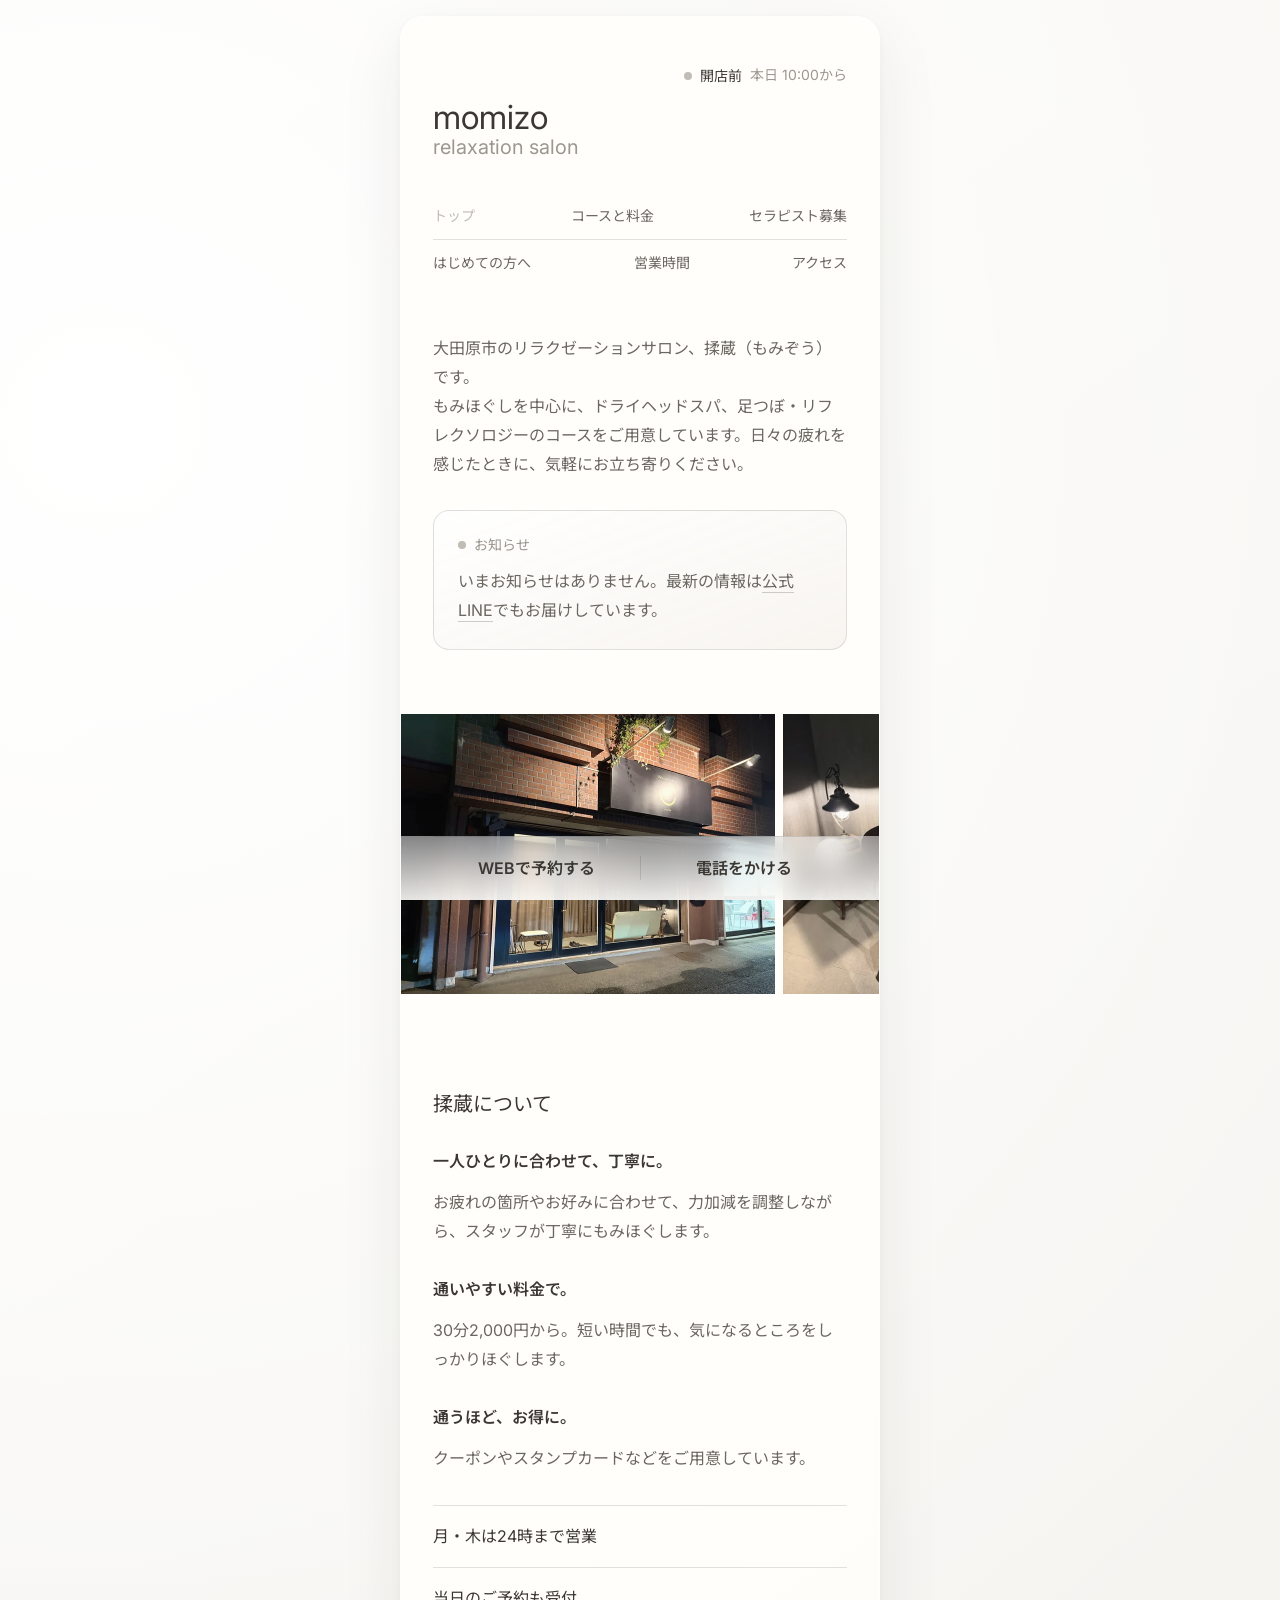
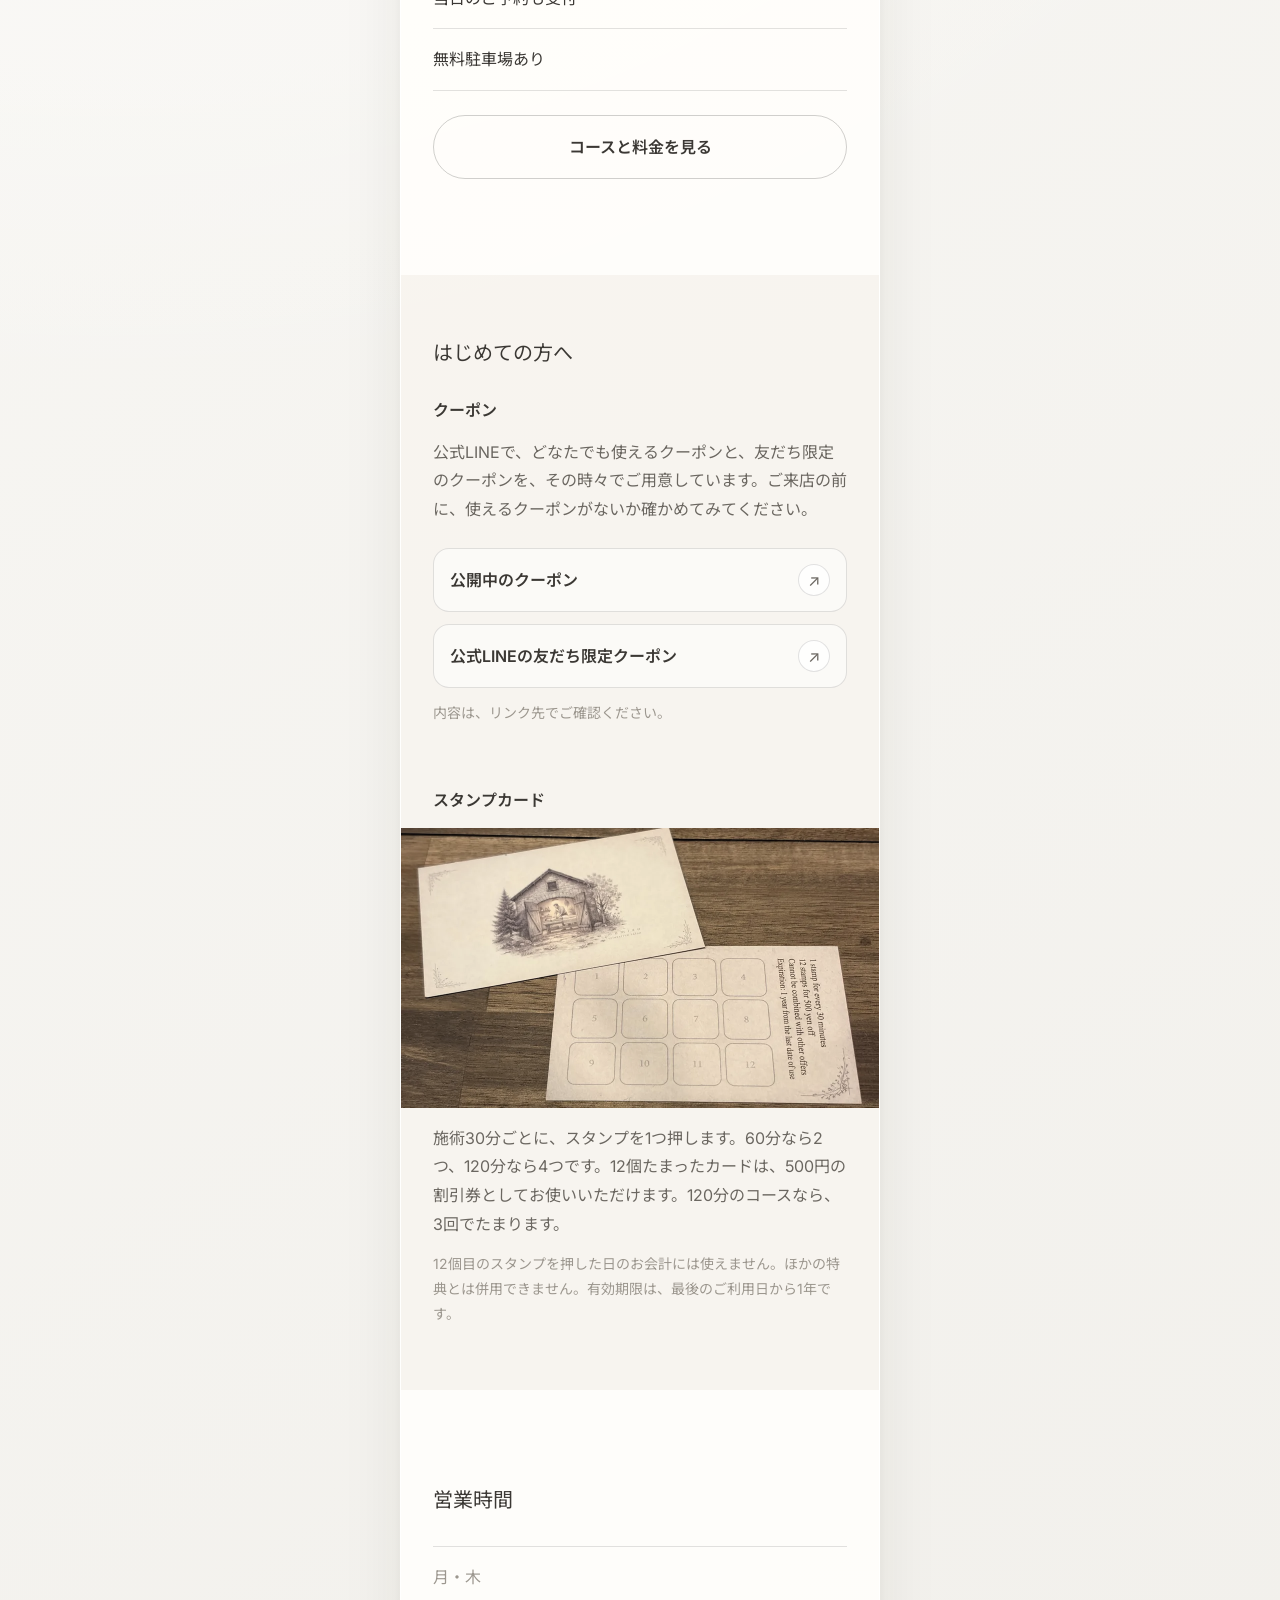
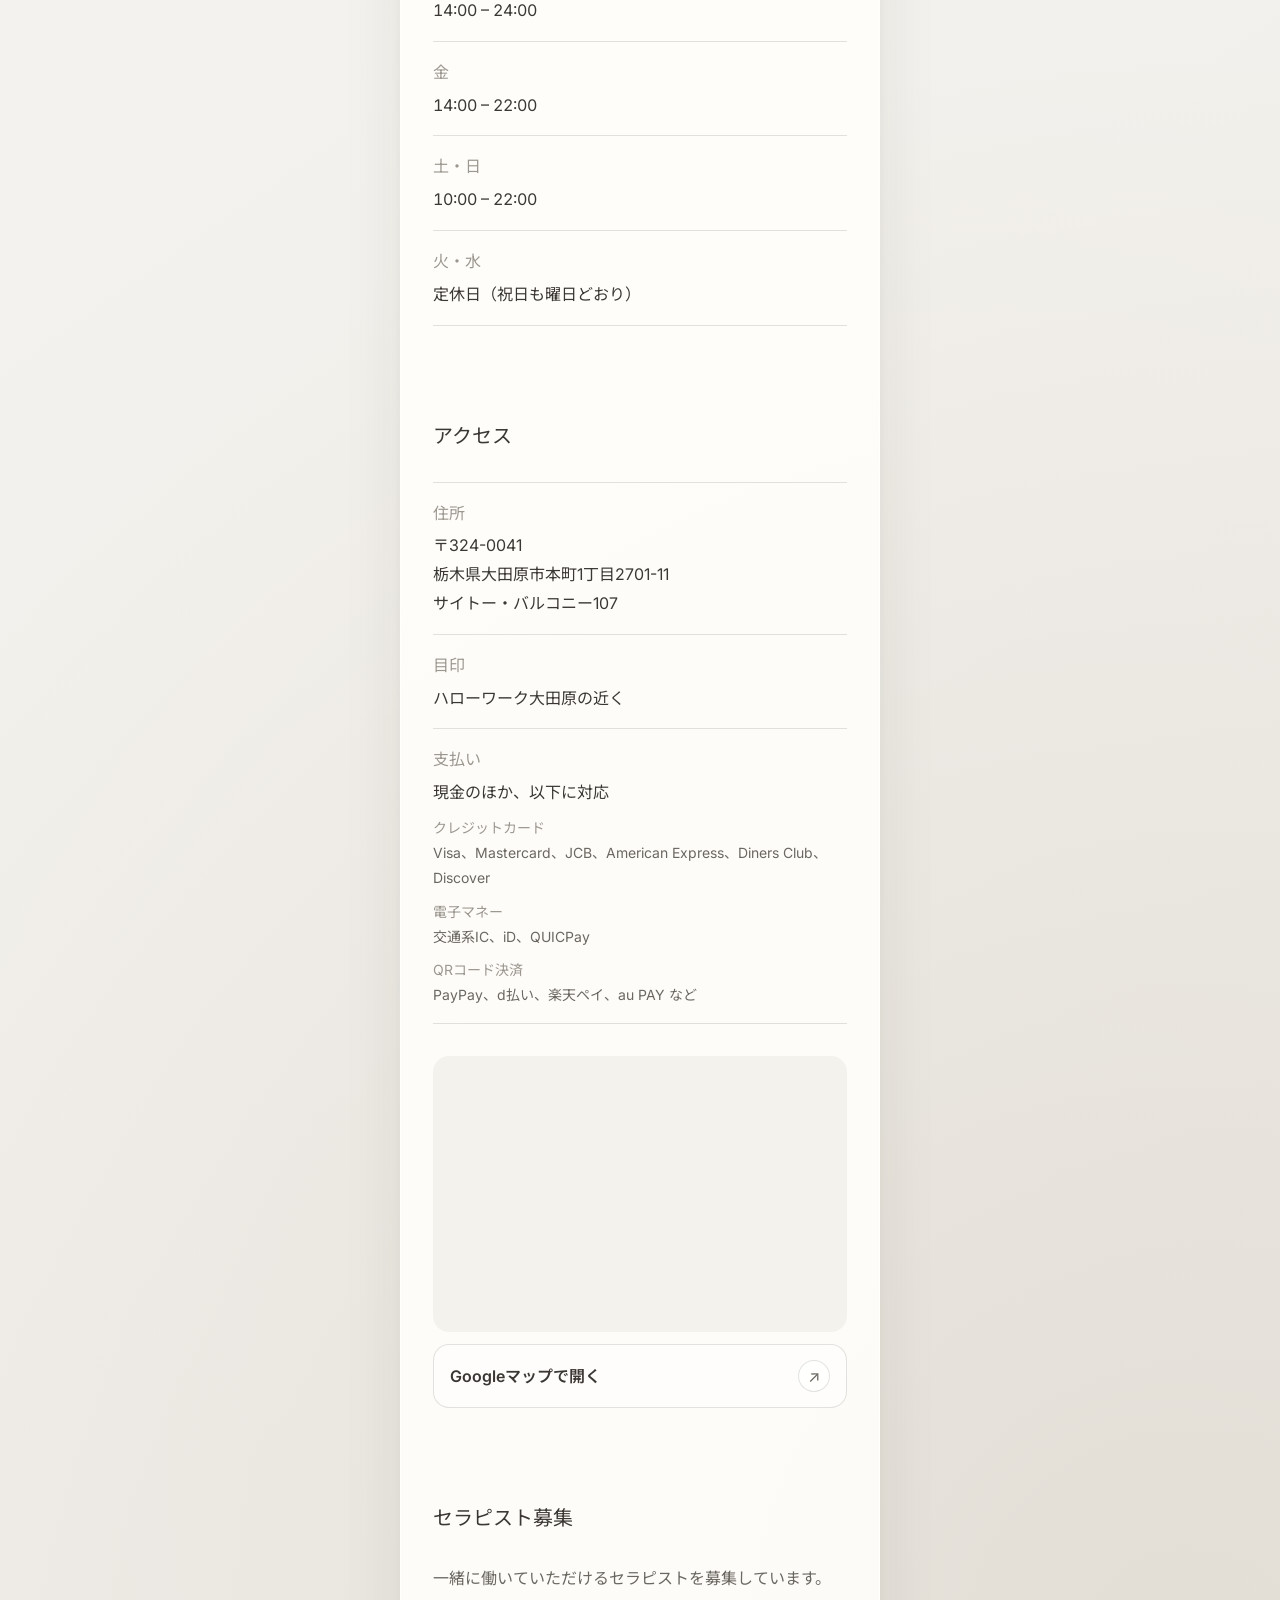
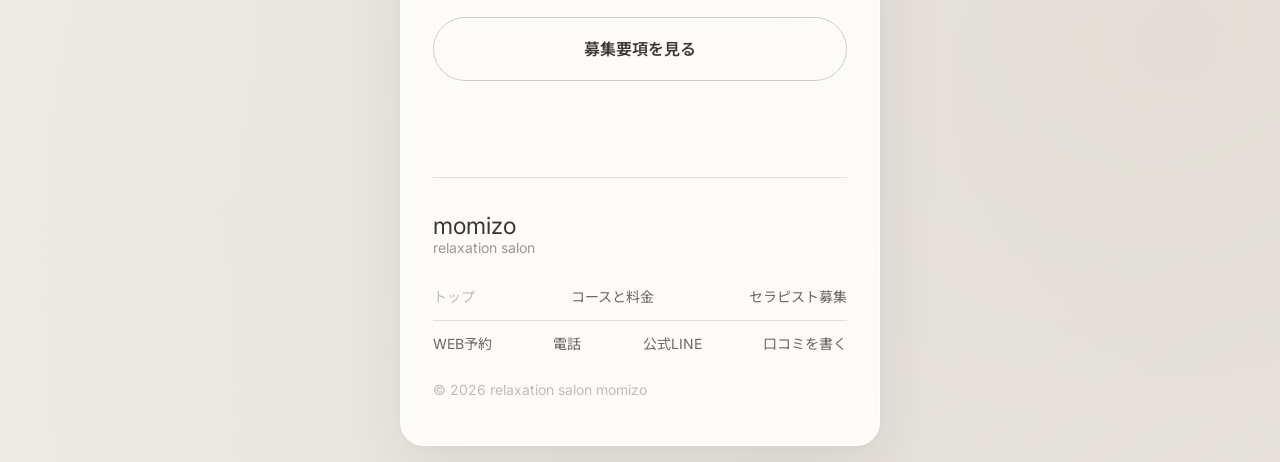
<file: index.html>
<!DOCTYPE html>
<html lang="ja">
<head>
<meta charset="UTF-8">
<meta name="viewport" content="width=device-width, initial-scale=1.0, viewport-fit=cover">
<meta name="theme-color" content="#f4f2ed">
<meta name="format-detection" content="telephone=no">
<title>大田原市のリラクゼーションサロン | 揉蔵</title>
<meta name="description" content="大田原市のリラクゼーションサロン、揉蔵（もみぞう）です。もみほぐしを中心に、ドライヘッドスパ、足つぼ・リフレクソロジーのコースをご用意しています。日々の疲れを感じたときに、気軽にお立ち寄りください。">

<link rel="preconnect" href="https://fonts.googleapis.com">
<link rel="preconnect" href="https://fonts.gstatic.com" crossorigin>
<link href="https://fonts.googleapis.com/css2?family=Inter:wght@400;600&family=Noto+Sans+JP:wght@400;600&display=swap" rel="stylesheet">

<link rel="icon" href="assets/icon/icon.svg" type="image/svg+xml">
<link rel="icon" href="assets/icon/icon-32.png" sizes="32x32" type="image/png">
<link rel="apple-touch-icon" href="assets/icon/apple-touch-icon.png">
<style>
/* =========================================================
   揉蔵サイト スタイル（第12版）
   - 値は「揉蔵サイト デザイン規格書」のものだけを使う
   - CSS はページごとに書く（共通の CSS ファイルは使わない）。そのかわり、
     「共通：○○」〜「共通：○○ここまで」の塊は、それを使うページどうしで一字一句同じにしておく。
     直すときは使っているページをすべて同じに直し、tools/check_common.py で確かめる

   値の層
   層1 全体の共通値 … 色・文字・小さな間隔・角丸・部品の大きさ。全ページ同じ（共通：土台の中）
   層2 ページの共通値 … 大きな間隔（64と96の2つ）。ページごとに1組（このページだけの部品の先頭）
   層3 固有値 ……… 段階の外にある値。規格書の固有値の章に記載（変更禁止）

   規則
   1. 間隔は 4・8・12・16・24・32・48・64・96。関係が近いものほど狭く、となりの役割とは1段以上の差をつける
   2. 文字は 14・16・20。本文は16（例外：ヘッダーのロゴ 約33.3、求人の「65%」72）。太さは 400 が基本。600 は小見出し・ボタンだけ
      行間は 1・1.4・1.8。字間は指定せず、書体のまま
   3. 文と見出しは日本語。英語はロゴ（momizo と relaxation salon）と著作権表示だけ
   4. 写真の枠は高さ280で固定して横にスクロール。地図は 3:2
   5. 画面幅で値が変わるのは 480px 以下の1か所だけ
   ========================================================= */

/* ===== 共通：土台 ===== */
:root {
  /* ===== 色 ===== */
  --ink-2: #3b3834; --muted: #6b6761; --soft: #9c978f; --faint: #c0bcb6;
  --accent: #a28d73; --accent-hover: #8f7b63;
  --paper: #f4f2ed; --paper-hi: #faf9f6; --paper-lo: #eeece7;
  --card: rgba(255,254,251,.9);
  --white: #fff; --white-50: rgba(255,255,255,.5); --white-80: rgba(255,255,255,.8);
  --ink-12: rgba(23,23,22,.12); --ink-20: rgba(23,23,22,.2);
  --accent-08: rgba(162,141,115,.08); --accent-16: rgba(162,141,115,.16);
  --shade-04: rgba(40,34,27,.04); --shade-08: rgba(40,34,27,.08);

  /* ===== 層1 全体の共通値 ===== */
  /* 間隔の段階 */
  --sp-1: 4px; --sp-2: 8px; --sp-3: 12px; --sp-4: 16px; --sp-6: 24px; --sp-8: 32px;
  --sp-12: 48px; --sp-16: 64px; --sp-24: 96px;

  /* 小さな間隔（役割で選ぶ） */
  --gap-tight: var(--sp-1);     /*  4 コース名→その下の施術名 */
  --gap-item: var(--sp-2);      /*  8 営業状況の点→文字、ナビ・ページの行の項目どうしの最小、特徴の札どうし */
  --gap-list: var(--sp-3);      /* 12 段落どうし、並んだボタンどうし、ボタン→注意書き */
  --gap-head: var(--sp-4);      /* 16 小見出し→中身、線で区切った行の上下、ページの行→区切り線→ナビ */
  --gap-block: var(--sp-6);     /* 24 本文→ボタン、注意書き→ボタン、セクションの説明文→中身 */
  --gap-section: var(--sp-8);   /* 32 セクション見出し→中身、写真→小見出し、本文→お知らせ、フッターの各段の間 */
  --gap-logo: var(--sp-12);     /* 48 ヘッダーのロゴ→ページの行（ロゴを独立させる） */

  /* 枠の内側（2種類） */
  --pad-part: var(--sp-3) var(--sp-4);  /* 上下12・左右16 中身が1〜2行の部品：線のボタン、入力欄、強調の文、施術の欄、同意の欄 */
  --pad-box: var(--sp-6);               /* 24 見出しや複数の中身を収める箱：お知らせ、「65%」の箱、送信完了 */

  /* 横の位置（幅480px以下で変わる） */
  --page-pad: var(--sp-4);
  --card-w: 480px;              /* 固有値 */
  --card-pad-x: var(--sp-8);
  --card-pad-y: var(--sp-12);

  /* 部品の大きさ */
  --size-control: var(--sp-16); /* 64 ボタン・線のボタンの高さ（固有値） */
  --label-col: var(--sp-16);    /* 64 フォームの曜日の欄の幅（固有値） */
  --arrow: var(--sp-8);         /* 32 矢印の丸 */

  /* 線・角丸・影 */
  --bw: 1px; --focus-w: 2px;
  --r-md: 16px; --r-xl: 24px; --r-pill: 999px;
  --shadow-card: 0 var(--sp-6) var(--sp-16) var(--shade-08), 0 2px var(--sp-3) var(--shade-04);

  /* 文字 */
  --font-sans: "Inter", "Noto Sans JP", -apple-system, BlinkMacSystemFont, "Hiragino Sans", "Yu Gothic", sans-serif;
  --fw-regular: 400; --fw-semibold: 600;
  --fs-sm: 14px;     /* 補足・注意書き、営業状況、ナビ、フッターのリンク、著作権表示、コースの施術名、表の単位 */
  --fs-md: 16px;     /* 本文、表、特徴の一覧、小見出し、ボタン */
  --fs-lg: 20px;     /* セクション見出し、コース名、料金 */
  --fs-logo: calc(var(--fs-lg) / .6);   /* ヘッダーのロゴ（momizo）：relaxation salon を見出しと同じ20pxにそろえた逆算（20÷0.6≒33.3） */
  --lh-none: 1;      /* 1行の部品 */
  --lh-ui: 1.4;      /* 見出し、ボタン */
  --lh-text: 1.8;    /* 文章 */

  /* 動き */
  --dur-press: .1s; --dur-base: .2s; --dur-enter: .8s;
  --ease-out: cubic-bezier(.16, 1, .3, 1);
  --lift: -2px; --press: .97; --enter-y: var(--sp-4);
  --dock-delay: .6s;   /* 固有値：画面下のメニューが出てくるまでの間（カードの現れ .8s に少し重ねる） */

  /* 背景 */
  --bg-page:
    radial-gradient(circle at 8% 8%, var(--white), transparent 32%),
    radial-gradient(circle at 92% 92%, var(--accent-16), transparent 32%),
    linear-gradient(145deg, var(--paper-hi) 0%, var(--paper-lo) 100%);

  color-scheme: light;
}
@media (max-width: 480px) { :root { --page-pad: var(--sp-2); --card-pad-x: var(--sp-4); --card-pad-y: var(--sp-8); } }

/* ---------- 土台 ---------- */
* { box-sizing: border-box; margin: 0; padding: 0; }
html { scroll-behavior: smooth; -webkit-text-size-adjust: 100%; background: var(--paper); }
body {
  font-family: var(--font-sans); font-weight: var(--fw-regular); font-size: var(--fs-md); line-height: var(--lh-text);
  color: var(--ink-2); background: var(--bg-page);
  -webkit-font-smoothing: antialiased; overflow-x: hidden;
  min-height: 100svh; display: grid; place-items: start center;
  padding: calc(env(safe-area-inset-top, 0px) + var(--page-pad)) var(--page-pad) calc(env(safe-area-inset-bottom, 0px) + var(--page-pad));
}
/* 文章の折り返しはブラウザにまかせる。手で改行するのは「。」のあとだけ */
h1, h2, h3 { font-weight: var(--fw-regular); line-height: var(--lh-ui); }
main p { color: var(--muted); }
a { color: inherit; }
a:focus-visible { outline: var(--focus-w) solid var(--accent); outline-offset: var(--focus-w); }
section[id], article[id] { scroll-margin-top: var(--page-group); }

/* ---------- カード ---------- */
.card {
  position: relative; width: min(100%, var(--card-w));
  min-height: calc(100svh - env(safe-area-inset-top, 0px) - env(safe-area-inset-bottom, 0px) - var(--page-pad) * 2);
  display: flex; flex-direction: column; padding: var(--card-pad-y) var(--card-pad-x); overflow: hidden;
  border: var(--bw) solid var(--white-80); border-radius: var(--r-xl); background: var(--card); box-shadow: var(--shadow-card);
  animation: enter var(--dur-enter) var(--ease-out) both;
}
@keyframes enter { from { opacity: 0; transform: translateY(var(--enter-y)) scale(.99); } to { opacity: 1; transform: none; } }

/* ---------- ヘッダー：営業状況（右上に1行）→ ロゴ → ページの行 → 区切り線 → そのページのナビ ---------- */
/* 営業状況はロゴと別の行に置くので、どの幅でもロゴとぶつからない */
.head .wrap { display: grid; grid-template-columns: minmax(0, 1fr); justify-items: start; }
.head .brand { font-size: var(--fs-logo); }
/* ページの行：ロゴとの間は48あけて、ロゴを独立させる。区切り線の上が「サイトのページ」、下が「このページの中」 */
.head-pages { margin-top: var(--gap-logo); padding-bottom: var(--gap-head); border-bottom: var(--bw) solid var(--ink-12); }

/* ロゴ：momizo（400・ink-2）の下に relaxation salon（soft）。2行の間は relaxation salon の -.35em 詰める（ロゴの中の値。大きさを変えても同じ比率）。
   1つの塊として大きさを変え、relaxation salon は momizo の0.6倍。
   フッターは relaxation salon を小さい文字と同じ14pxにそろえ、momizo はその逆算（14÷0.6≒23.3）。ヘッダーは relaxation salon を20pxにそろえ、momizo はその逆算（20÷0.6≒33.3） */
.brand { display: grid; font-size: calc(var(--fs-sm) / .6); text-decoration: none; transition: opacity var(--dur-base) var(--ease-out); }
.brand-name { line-height: var(--lh-ui); }
.brand-sub { margin-top: -.35em; font-size: .6em; line-height: var(--lh-ui); color: var(--soft); white-space: nowrap; }

/* 営業状況：ヘッダーのいちばん上、右端に1行。点＋いまの状態（ink-2）と、閉まる時刻か次に開く日時（soft）。
   →8→ ロゴ。中身はスクリプトが入れてから見せる（行の高さは先に取っておき、出たときにロゴが動かないようにする） */
.status {
  order: -1; justify-self: end; margin-bottom: var(--gap-item);
  display: flex; align-items: baseline; gap: var(--gap-item); min-height: calc(var(--fs-sm) * var(--lh-ui));
  font-size: var(--fs-sm); line-height: var(--lh-ui); white-space: nowrap; color: var(--soft); visibility: hidden;
}
.status.on { visibility: visible; }
.status b { display: flex; align-items: center; gap: var(--gap-item); font-weight: inherit; color: var(--ink-2); }
.status b::before { content: ""; width: var(--sp-2); height: var(--sp-2); border-radius: 50%; background: var(--faint); }
.status.open b::before { background: var(--accent); box-shadow: 0 0 0 var(--sp-1) var(--accent-16); }

/* ナビとリンクの行：左右の端までそろえて1行に。
   ページの行はヘッダーとフッターで同じ（トップ → コースと料金 → セラピスト募集。今いるページは faint で、リンクにしない） */
.nav, .link-row { display: flex; flex-wrap: wrap; justify-content: space-between; gap: var(--gap-item); }
.nav { margin-top: var(--gap-head); }
.nav a, .link-row a, .link-row span { padding: var(--gap-head) 0; margin: calc(var(--gap-head) * -1) 0; font-size: var(--fs-sm); line-height: var(--lh-none); text-decoration: none; white-space: nowrap; color: var(--muted); transition: color var(--dur-base) var(--ease-out); }
.link-row [aria-current] { color: var(--faint); }
@media (hover: hover) { .brand:hover { opacity: .6; } .nav a:hover, .link-row a:hover { color: var(--ink-2); } }

/* ---------- 見出し：日本語だけ。ページの題とセクション見出しは20で400、小見出しは本文と同じ14で600 ---------- */
h1, h2 { font-size: var(--fs-lg); margin-bottom: var(--gap-section); }
h3 { font-size: var(--fs-md); font-weight: var(--fw-semibold); }

/* ---------- ページの並び ---------- */
.sec { padding-top: var(--page-section); }

/* ---------- 画面下のメニュー（LINEのリッチメニューのように画面の下に出す）
   カードの中に溶け込む形：カードの幅の内側に、白の透ける面（white-50 → card）とぼかし。影と角丸は付けない。
   上の区切り線は中身の幅だけ。項目どうしは短い縦線で区切る。文字はボタンと同じ 14px・600・ink-2。
   data-until の要素（トップ・メニューはフッター、求人はフォーム）が画面に入ったら、下へ引っ込める ---------- */
.dock {
  position: fixed; left: 50%; bottom: 0; z-index: 10;
  width: min(100% - (var(--page-pad) + var(--bw)) * 2, var(--card-w) - var(--bw) * 2); translate: -50% 0;
  display: grid; grid-auto-flow: column; grid-auto-columns: 1fr;
  padding: 0 var(--card-pad-x) env(safe-area-inset-bottom, 0px);
  background: linear-gradient(var(--white-50), var(--card));
  -webkit-backdrop-filter: blur(var(--sp-3)); backdrop-filter: blur(var(--sp-3));
  transition: translate var(--dur-base) var(--ease-out), opacity var(--dur-base) var(--ease-out);
  /* 開いたとき、カードが現れ終わるころに下から出てくる（1回だけ）。backwards なので、出たあとは .hide の邪魔をしない */
  animation: dock-in var(--dur-enter) var(--ease-out) var(--dock-delay) backwards;
}
@keyframes dock-in { from { translate: -50% 100%; opacity: 0; } }
.dock::before { content: ""; position: absolute; top: 0; left: var(--card-pad-x); right: var(--card-pad-x); height: var(--bw); background: var(--ink-12); }
.dock.hide { translate: -50% 100%; opacity: 0; pointer-events: none; }
.dock a {
  position: relative; display: grid; place-content: center;
  min-height: var(--size-control); font-weight: var(--fw-semibold); line-height: var(--lh-ui); text-decoration: none; white-space: nowrap;
  transition: opacity var(--dur-base) var(--ease-out), transform var(--dur-base) var(--ease-out);
}
.dock a + a::before { content: ""; position: absolute; left: 0; top: 50%; height: var(--sp-6); margin-top: calc(var(--sp-6) / -2); width: var(--bw); background: var(--ink-12); }
.dock a:focus-visible { outline-offset: calc(var(--focus-w) * -1); border-radius: var(--r-md); }
.dock a:active { transform: scale(var(--press)); transition-duration: var(--dur-press); }
@media (hover: hover) { .dock a:hover { opacity: .6; } }

/* ---------- フッター：区切り線 → ロゴ → ページの行 → 区切り線 → 外部 → 著作権表示 ---------- */
.site-foot { margin-top: auto; padding-top: var(--page-section); }
.foot-body { padding-top: var(--gap-section); border-top: var(--bw) solid var(--ink-12); }
.foot-pages { margin-top: var(--gap-section); padding-bottom: var(--gap-head); border-bottom: var(--bw) solid var(--ink-12); }
.foot-ext { margin-top: var(--gap-head); }   /* 線の上下16。押せる範囲は線のところで接する */
.footer { margin-top: var(--gap-section); font-size: var(--fs-sm); line-height: var(--lh-none); color: var(--faint); }

@media (prefers-reduced-motion: reduce) { *, *::before, *::after { animation-duration: .01ms !important; animation-delay: 0s !important; transition-duration: .01ms !important; scroll-behavior: auto !important; } }
/* ===== 共通：土台ここまで ===== */

/* ===== 共通：写真の枠 ===== */
/* 写真は角丸の枠に入れず、カードの端から端まで広げる（はじめての方への帯と同じ広げ方）。
   高さは280で固定（固有値）。写真はその高さのまま横に並べ（間8）、横にスクロールして見る。
   次の写真がのぞくように、1枚の幅は枠より48せまくする。1枚だけのときは幅いっぱいに広げる。
   止まる位置（スナップ）は付けない。色味は地図と同じ考えで少し落ち着かせ、写真どうしのトーンをそろえる（固有値）。
   画像がないときは仮画像の面 */
.ph {
  --ph-h: 280px;
  display: flex; gap: var(--gap-item); height: var(--ph-h);
  margin-inline: calc(var(--card-pad-x) * -1);
  overflow-x: auto; overflow-y: hidden; overscroll-behavior-x: contain; contain: inline-size;
  scrollbar-width: none;
}
.ph::-webkit-scrollbar { display: none; }
.ph img {
  flex: 0 0 auto; width: auto; height: 100%; max-width: calc(100% - var(--sp-12));
  object-fit: cover;
  background: linear-gradient(160deg, var(--paper-hi) 0%, var(--accent-16) 100%);
  filter: saturate(.82) sepia(.08) brightness(1.02) contrast(.96);
}
.ph img:only-child { width: 100%; max-width: none; }
/* マウスの人向けの送りボタン（矢印の丸）。スクロールできる枠にだけ、スクリプトで付ける。端まで来た側は消す */
.ph-box { position: relative; }
.ph-btn {
  position: absolute; top: 50%; z-index: 1; width: var(--arrow); height: var(--arrow); margin-top: calc(var(--arrow) / -2);
  display: none; place-items: center; padding: 0; cursor: pointer;
  border: var(--bw) solid var(--ink-12); border-radius: 50%; background: var(--white-80);
  font: inherit; line-height: var(--lh-none); color: var(--muted);
  transition: opacity var(--dur-base) var(--ease-out), background-color var(--dur-base) var(--ease-out);
}
.ph-btn.prev { left: 0; } .ph-btn.next { right: 0; }
.ph-btn[disabled] { opacity: 0; pointer-events: none; }
@media (hover: hover) and (pointer: fine) { .ph-btn { display: grid; } .ph-btn:hover { background: var(--white); color: var(--ink-2); } }
/* ===== 共通：写真の枠ここまで ===== */

/* ===== 共通：ボタンと補足 ===== */
/* ボタン：カード内では幅いっぱい。フォームの送信は accent の面、ほかのページへの移動は白抜き（.ghost） */
.btn {
  display: flex; width: 100%; align-items: center; justify-content: center;
  min-height: var(--size-control); padding: 0 var(--gap-list); border: var(--bw) solid var(--accent); border-radius: var(--r-pill);
  font-size: var(--fs-md); font-weight: var(--fw-semibold); line-height: var(--lh-ui); text-decoration: none; white-space: nowrap;
  color: var(--white); background: var(--accent);
  transition: transform var(--dur-base) var(--ease-out), background-color var(--dur-base) var(--ease-out), border-color var(--dur-base) var(--ease-out);
}
.btn.ghost { color: var(--ink-2); background: transparent; border-color: var(--ink-20); }
.btn:active { transform: scale(var(--press)); transition-duration: var(--dur-press); }
@media (hover: hover) {
  .btn:hover { background: var(--accent-hover); border-color: var(--accent-hover); transform: translateY(var(--lift)); }
  .btn.ghost:hover { background: var(--paper-hi); border-color: var(--accent); }
}
/* 補足・注意書き */
.note { margin-top: var(--gap-list); font-size: var(--fs-sm); color: var(--soft); }
/* セクションの説明文（見出しの直後の1〜2文）→ 中身24 */
.sec-note { margin-bottom: var(--gap-block); }
/* ===== 共通：ボタンと補足ここまで ===== */

/* ===== 共通：項目と内容の表・地図・線のボタン ===== */
/* 項目と内容の表：項目名（soft）の下に内容。各行の下と表の上に区切り線。
   項目名を上に置くので、画面が狭くても内容の幅を取れる */
.info { display: grid; border-top: var(--bw) solid var(--ink-12); }
.info > div { display: grid; gap: var(--gap-tight); padding: var(--gap-head) 0; border-bottom: var(--bw) solid var(--ink-12); }
.info dt { color: var(--soft); }
.hours dd { font-variant-numeric: tabular-nums; }

/* 地図：3:2（固有値）。色味は少し落ち着かせる */
.mapbox { border-radius: var(--r-md); overflow: hidden; background: var(--paper); aspect-ratio: 3 / 2; }
.mapbox iframe { display: block; width: 100%; height: 100%; border: 0; filter: grayscale(.6) sepia(.2) brightness(1.04) contrast(.92); }

/* 線のボタン（外部サイトへのリンク）：左に名前、右に矢印の丸 */
.line {
  display: flex; align-items: center; justify-content: space-between; gap: var(--gap-head);
  min-height: var(--size-control); padding: var(--pad-part);
  border: var(--bw) solid var(--ink-12); border-radius: var(--r-md); background-color: var(--white-50); text-decoration: none;
  transition: transform var(--dur-base) var(--ease-out), background-color var(--dur-base) var(--ease-out), border-color var(--dur-base) var(--ease-out);
}
.action-copy { min-width: 0; line-height: var(--lh-ui); font-weight: var(--fw-semibold); }
.line-arrow { flex: 0 0 var(--arrow); width: var(--arrow); height: var(--arrow); display: grid; place-items: center; border: var(--bw) solid var(--ink-12); border-radius: 50%; background: var(--white-80); line-height: var(--lh-none); color: var(--muted); }
.line:active { transform: scale(var(--press)); transition-duration: var(--dur-press); }
@media (hover: hover) { .line:hover { background-color: var(--white); border-color: var(--ink-20); transform: translateY(var(--lift)); } }
.maplink { margin-top: var(--gap-list); }   /* 地図→地図のボタン12 */
/* ===== 共通：項目と内容の表・地図・線のボタンここまで ===== */

/* ===== このページだけ：トップ ===== */
/* 層2 ページの共通値 */
:root {
  --page-group: var(--sp-16);     /* 64 ナビ→最初の内容、セクションの中の大きなまとまりどうし、帯の上下の内側 */
  --page-section: var(--sp-24);   /* 96 セクションどうし、最後の内容→フッター */
}

/* ---------- ヒーロー：本文 → お知らせ → 写真。h1 は読み上げ用に隠す ---------- */
.hero { padding-top: var(--page-group); }
/* ヒーローの1行：サイト全体のメッセージ。見出しと同じ20px・ink-2 →16→ 本文 */
.vh { position: absolute; width: 1px; height: 1px; overflow: hidden; clip-path: inset(50%); white-space: nowrap; }   /* 画面には出さず、読み上げと検索にだけ渡す */
.hero-ph { margin-top: var(--page-group); animation: rise var(--dur-enter) var(--ease-out) both; }
@keyframes rise { from { opacity: 0; translate: 0 var(--enter-y); } to { opacity: 1; translate: 0 0; } }

/* ---------- お知らせ：ヒーローの本文と写真の間に、いつも置く枠
   縁は ink-12、角丸16、面は white-80 → accent-08 の淡いグラデーション。
   見出しの点は営業状況と同じ形：お知らせがあるときは accent に淡い輪、ないときは faint。
   data-state：loading（1行分の空き）→ list（お知らせ）か empty（公式LINEへの一言） ---------- */
.notice { margin-top: var(--gap-section); padding: var(--pad-box); border: var(--bw) solid var(--ink-12); border-radius: var(--r-md); background: linear-gradient(160deg, var(--white-80) 0%, var(--accent-08) 100%); }
.notice h2 { display: flex; align-items: center; gap: var(--gap-item); margin: 0 0 var(--gap-list); font-size: var(--fs-sm); line-height: var(--lh-ui); color: var(--soft); }
.notice h2::before { content: ""; width: var(--sp-2); height: var(--sp-2); border-radius: 50%; background: var(--faint); transition: background-color var(--dur-base) var(--ease-out), box-shadow var(--dur-base) var(--ease-out); }
.notice[data-state="list"] h2::before { background: var(--accent); box-shadow: 0 0 0 var(--sp-1) var(--accent-16); }
.notice-list { list-style: none; }
.notice-list li + li { margin-top: var(--gap-list); padding-top: var(--gap-list); border-top: var(--bw) solid var(--ink-12); }
.notice-list small { display: block; margin-top: var(--gap-tight); font-size: var(--fs-sm); color: var(--soft); }
.notice-empty { color: var(--muted); }
.notice-empty a { text-decoration-color: var(--ink-20); text-underline-offset: .3em; }
@media (hover: hover) { .notice-empty a:hover { color: var(--ink-2); } }
.notice:not([data-state="list"]) .notice-list, .notice:not([data-state="empty"]) .notice-empty { display: none; }
.notice[data-state="loading"]::after { content: ""; display: block; height: calc(var(--fs-md) * var(--lh-text)); }
.notice-list, .notice-empty { animation: fade var(--dur-base) var(--ease-out) both; }   /* 中身は出たときにふわっと */
@keyframes fade { from { opacity: 0; } }

/* ---------- 揉蔵について：特徴の一覧（項目名なしの1列。線と文字は表と同じ）→ ボタン ---------- */
/* 揉蔵について：大事にしている3つ（小見出し →16→ 1〜2文）を32ずつあけて並べ、特徴の一覧 → ボタンへ */
.pillars { display: grid; gap: var(--gap-section); }
.about h3 + p { margin-top: var(--gap-head); }
.facts { list-style: none; margin-top: var(--gap-section); border-top: var(--bw) solid var(--ink-12); }
.facts li { padding: var(--gap-head) 0; border-bottom: var(--bw) solid var(--ink-12); }
.more { margin-top: var(--gap-block); }

/* ---------- はじめての方へ（帯）：カードの端から端まで。中身の左端はほかと同じ ---------- */
.band { margin: var(--page-section) calc(var(--card-pad-x) * -1) 0; padding: var(--page-group) var(--card-pad-x); background: var(--accent-08); }
.visit { display: grid; gap: var(--page-group); }
.visit h3 + * { margin-top: var(--gap-head); }
.links { display: grid; gap: var(--gap-list); }
.visit p + .links { margin-top: var(--gap-block); }   /* クーポンの説明 →24→ 線のボタン */
.stamp-ph + p { margin-top: var(--gap-head); }

/* ---------- 営業時間・アクセス ---------- */
.access { display: grid; gap: var(--gap-section); }   /* 表→地図32 */
.info .pay { display: block; margin-top: var(--gap-item); font-size: var(--fs-sm); color: var(--muted); }
.info .pay b { display: block; font-weight: var(--fw-regular); color: var(--soft); }
/* ===== このページだけここまで ===== */
</style>
<!-- 検索用の店の情報。営業時間は Access の表・ヘッダーの営業状況（JS）とあわせて3か所。変えるときは全部直す。
     24時閉店は "23:59" と書く（構造化データの決まり）。火・水は書かない＝定休日 -->
<script type="application/ld+json">
{
  "@context": "https://schema.org",
  "@type": "DaySpa",
  "name": "揉蔵",
  "alternateName": "relaxation salon momizo",
  "description": "もみほぐしを中心に、ドライヘッドスパ、足つぼ・リフレクソロジーのコースをご用意しているリラクゼーションサロンです。",
  "url": "https://momizo2018.github.io/momizo-site/",
  "telephone": "+81-287-33-9178",
  "priceRange": "¥2,000〜¥9,100",
  "address": {
    "@type": "PostalAddress",
    "postalCode": "324-0041",
    "addressRegion": "栃木県",
    "addressLocality": "大田原市",
    "streetAddress": "本町1丁目2701-11 サイトー・バルコニー107",
    "addressCountry": "JP"
  },
  "geo": { "@type": "GeoCoordinates", "latitude": 36.8768586, "longitude": 140.0067194 },
  "openingHoursSpecification": [
    { "@type": "OpeningHoursSpecification", "dayOfWeek": ["Monday", "Thursday"], "opens": "14:00", "closes": "23:59" },
    { "@type": "OpeningHoursSpecification", "dayOfWeek": "Friday", "opens": "14:00", "closes": "22:00" },
    { "@type": "OpeningHoursSpecification", "dayOfWeek": ["Saturday", "Sunday"], "opens": "10:00", "closes": "22:00" }
  ],
  "sameAs": ["https://page.line.me/cvj7583f"]
}
</script>
</head>

<body>
<div class="card">
<header class="head">
  <div class="wrap">
    <a class="brand" href="./" aria-label="momizo トップページ"><span class="brand-name" lang="en">momizo</span><span class="brand-sub" lang="en">relaxation salon</span></a>
    <p class="status" id="status"></p>
  </div>
  <nav class="link-row head-pages" aria-label="ページ">
    <span aria-current="page">トップ</span><a href="menu/">コースと料金</a><a href="recruit/">セラピスト募集</a>
  </nav>
  <nav class="nav" aria-label="このページの目次">
    <a href="#benefit">はじめての方へ</a><a href="#hours">営業時間</a><a href="#access">アクセス</a>
  </nav>
</header>

<main>
  <section class="hero">
    <div class="wrap">
      <h1 class="vh">揉蔵（もみぞう）</h1>
      <p>大田原市のリラクゼーションサロン、揉蔵（もみぞう）です。<br>もみほぐしを中心に、ドライヘッドスパ、足つぼ・リフレクソロジーのコースをご用意しています。日々の疲れを感じたときに、気軽にお立ち寄りください。</p>
      <section class="notice" id="notice" data-state="loading" aria-labelledby="notice-h" aria-live="polite">
        <h2 id="notice-h">お知らせ</h2>
        <ul class="notice-list" id="notices"></ul>
        <p class="notice-empty">いまお知らせはありません。最新の情報は<a href="https://page.line.me/cvj7583f" target="_blank" rel="noopener">公式LINE</a>でもお届けしています。</p>
      </section>
      <div class="ph hero-ph"><img src="assets/img/hero-1.webp" alt="店の外観。レンガの建物の1階に、看板とガラス張りの入口" width="747" height="560" decoding="async"><img src="assets/img/hero-2.webp" alt="待合の一角。ランプの灯る丸テーブルと、料金表" width="420" height="560" decoding="async"><img src="assets/img/hero-3.webp" alt="店内。窓ぎわのカーテンと、施術用のベッド" width="747" height="560" loading="lazy" decoding="async"><img src="assets/img/hero-4.webp" alt="店内。カーテンで仕切って並ぶ施術用のベッド" width="747" height="560" loading="lazy" decoding="async"><img src="assets/img/hero-5.webp" alt="受付カウンターと、奥の更衣スペース" width="747" height="560" loading="lazy" decoding="async"></div>
    </div>
  </section>

  <section class="sec" id="about">
    <div class="wrap">
      <h2>揉蔵について</h2>
      <div class="about">
        <div class="pillars">
          <div>
            <h3>一人ひとりに合わせて、丁寧に。</h3>
            <p>お疲れの箇所やお好みに合わせて、力加減を調整しながら、スタッフが丁寧にもみほぐします。</p>
          </div>
          <div>
            <h3>通いやすい料金で。</h3>
            <p>30分2,000円から。短い時間でも、気になるところをしっかりほぐします。</p>
          </div>
          <div>
            <h3>通うほど、お得に。</h3>
            <p>クーポンやスタンプカードなどをご用意しています。</p>
          </div>
        </div>
        <ul class="facts">
          <li>月・木は24時まで営業</li>
          <li>当日のご予約も受付</li>
          <li>無料駐車場あり</li>
        </ul>
        <div class="more"><a class="btn ghost" href="menu/">コースと料金を見る</a></div>
      </div>
    </div>
  </section>

  <section class="band" id="benefit">
    <div class="wrap">
      <h2>はじめての方へ</h2>
      <div class="visit">
        <div>
          <h3>クーポン</h3>
          <p>公式LINEで、どなたでも使えるクーポンと、友だち限定のクーポンを、その時々でご用意しています。ご来店の前に、使えるクーポンがないか確かめてみてください。</p>
          <div class="links">
            <!-- 公式LINEのアカウントページ。全員向けのクーポンが載っている。ブラウザでそのまま見られ、クーポンが替わってもリンクは切れない -->
            <a class="line" href="https://page.line.me/cvj7583f" target="_blank" rel="noopener"><span class="action-copy">公開中のクーポン</span><span class="line-arrow" aria-hidden="true">↗</span></a>
            <!-- 公式LINEの友だち追加のリンク（LINE ID @cvj7583f。@ は %40 にする）。
                 スマホ：友だちでなければプロフィール（友だち追加）、友だちならトークが開く。パソコン：Web版プロフィールかQRコードが出る -->
            <a class="line" href="https://line.me/R/ti/p/%40cvj7583f" target="_blank" rel="noopener"><span class="action-copy">公式LINEの友だち限定クーポン</span><span class="line-arrow" aria-hidden="true">↗</span></a>
          </div>
          <p class="note">内容は、リンク先でご確認ください。</p>
        </div>
        <div>
          <h3>スタンプカード</h3>
          <div class="ph stamp-ph"><img src="assets/img/stamp.webp" alt="スタンプカード。表の絵と、裏の12マス" width="960" height="560" loading="lazy" decoding="async"></div>
          <p>施術30分ごとに、スタンプを1つ押します。60分なら2つ、120分なら4つです。12個たまったカードは、500円の割引券としてお使いいただけます。120分のコースなら、3回でたまります。</p>
          <p class="note">12個目のスタンプを押した日のお会計には使えません。ほかの特典とは併用できません。有効期限は、最後のご利用日から1年です。</p>
        </div>
      </div>
    </div>
  </section>

  <section class="sec" id="hours">
    <div class="wrap">
      <h2>営業時間</h2>
      <dl class="info hours">
        <div><dt>月・木</dt><dd>14:00 – 24:00</dd></div>
        <div><dt>金</dt><dd>14:00 – 22:00</dd></div>
        <div><dt>土・日</dt><dd>10:00 – 22:00</dd></div>
        <div><dt>火・水</dt><dd>定休日（祝日も曜日どおり）</dd></div>
      </dl>
    </div>
  </section>

  <section class="sec" id="access">
    <div class="wrap">
      <h2>アクセス</h2>
      <div class="access">
        <dl class="info">
          <div><dt>住所</dt><dd>〒324-0041<br>栃木県大田原市本町1丁目2701-11<br>サイトー・バルコニー107</dd></div>
          <div><dt>目印</dt><dd>ハローワーク大田原の近く</dd></div>
          <div><dt>支払い</dt><dd>現金のほか、以下に対応<span class="pay"><b>クレジットカード</b>Visa、Mastercard、JCB、American Express、Diners Club、Discover</span><span class="pay"><b>電子マネー</b>交通系IC、iD、QUICPay</span><span class="pay"><b>QRコード決済</b>PayPay、d払い、楽天ペイ、au PAY など</span></dd></div>
        </dl>
        <div>
          <div class="mapbox">
            <iframe title="揉蔵の地図" loading="lazy" referrerpolicy="no-referrer-when-downgrade" src="https://www.google.com/maps?q=36.8768586,140.0067194&amp;z=16&amp;output=embed"></iframe>
          </div>
          <a class="line maplink" href="https://www.google.com/maps/search/?api=1&amp;query=%E6%8F%89%E8%94%B5+%E6%A0%83%E6%9C%A8%E7%9C%8C%E5%A4%A7%E7%94%B0%E5%8E%9F%E5%B8%82%E6%9C%AC%E7%94%BA1%E4%B8%81%E7%9B%AE2701-11" target="_blank" rel="noopener"><span class="action-copy">Googleマップで開く</span><span class="line-arrow" aria-hidden="true">↗</span></a>
        </div>
      </div>
    </div>
  </section>

  <section class="sec" id="careers">
    <div class="wrap">
      <h2>セラピスト募集</h2>
      <p class="sec-note">一緒に働いていただけるセラピストを募集しています。</p>
      <a class="btn ghost" href="recruit/">募集要項を見る</a>
    </div>
  </section>
</main>

<footer class="site-foot">
  <div class="foot-body">
    <a class="brand" href="./" aria-label="momizo トップページ"><span class="brand-name" lang="en">momizo</span><span class="brand-sub" lang="en">relaxation salon</span></a>
    <nav class="link-row foot-pages" aria-label="ページ">
      <span aria-current="page">トップ</span><a href="menu/">コースと料金</a><a href="recruit/">セラピスト募集</a>
    </nav>
    <nav class="link-row foot-ext" aria-label="予約と連絡">
      <a href="https://app.squareup.com/appointments/book/tli4clkb20flxc/LZPVZXQ5CZ1A5/start">WEB予約</a><a href="tel:0287339178">電話</a><a href="https://page.line.me/cvj7583f" target="_blank" rel="noopener">公式LINE</a><a href="https://g.page/r/CUU9HvUGSyP-EAE/review" target="_blank" rel="noopener">口コミを書く</a>
    </nav>
    <p class="footer" lang="en">&copy; 2026 relaxation salon momizo</p>
  </div>
</footer>
</div>

<nav class="dock" id="dock" data-until=".site-foot" aria-label="ご予約">
  <a href="https://app.squareup.com/appointments/book/tli4clkb20flxc/LZPVZXQ5CZ1A5/start">WEBで予約する</a>
  <a href="tel:0287339178">電話をかける</a>
</nav>

<script>
/* ===== 共通：営業状況と画面下のメニュー ===== */
/* 日本時間の「いま」 */
const jstNow = () => new Date(new Date().toLocaleString("en-US", { timeZone: "Asia/Tokyo" }));

/* 営業状況（ヘッダー右）。点＋いまの状態と、閉まる時刻か次に開く日時を1行に。
   営業時間（H）は、トップの営業時間の表・構造化データ、求人ページの店舗情報と同じ。変えるときは全部直す
   （H は3ページとも、この塊の中にある。tools/check_common.py で3ページが同じか確かめられる） */
(() => {
  const H = { 0: [10, 22], 1: [14, 24], 2: null, 3: null, 4: [14, 24], 5: [14, 22], 6: [10, 22] };   // 日〜土。null は定休日
  const DAY = ["日", "月", "火", "水", "木", "金", "土"];
  const el = document.getElementById("status");
  if (!el) return;
  try {
    const jp = jstNow();
    const d = jp.getDay();
    const now = jp.getHours() + jp.getMinutes() / 60;
    const t = (n) => String(n).padStart(2, "0") + ":00";
    const h = H[d];
    let state, detail;
    if (h && now >= h[0] && now < h[1]) {
      state = "現在営業中"; detail = t(h[1]) + "まで"; el.classList.add("open");
    } else if (h && now < h[0]) {
      state = "開店前"; detail = "本日 " + t(h[0]) + "から";
    } else {
      let n = 1; while (!H[(d + n) % 7]) n++;
      const next = (d + n) % 7;
      state = h ? "営業終了" : "定休日";
      detail = (n === 1 ? "明日" : DAY[next] + "曜") + " " + t(H[next][0]) + "から";
    }
    const b = document.createElement("b"); b.textContent = state;
    const s = document.createElement("span"); s.textContent = detail;
    el.replaceChildren(b, s);
    el.classList.add("on");
  } catch (e) { /* 取れなければ出さない */ }
})();

/* 画面下のメニュー：data-until の要素（フッターやフォーム）が画面に入ったら、下へ引っ込める */
(() => {
  const dock = document.getElementById("dock");
  const until = dock && document.querySelector(dock.dataset.until);
  if (!until) return;
  let ticking = false;
  const update = () => {
    ticking = false;
    const hide = until.getBoundingClientRect().top < innerHeight;
    dock.classList.toggle("hide", hide);
    dock.inert = hide;
  };
  const onScroll = () => { if (!ticking) { ticking = true; requestAnimationFrame(update); } };
  addEventListener("scroll", onScroll, { passive: true });
  addEventListener("resize", onScroll);
  update();
})();
/* ===== 共通：営業状況と画面下のメニューここまで ===== */
</script>
<script>
/* ===== 共通：写真の送りボタン ===== */
/* 写真の枠：2枚以上の枠にだけ、マウス向けの送りボタン（矢印の丸）を付ける。端まで来た側は消す */
document.querySelectorAll(".ph").forEach((ph) => {
  if (ph.children.length < 2) return;
  const box = document.createElement("div");
  box.className = "ph-box";
  ph.before(box);
  box.append(ph);
  const make = (cls, label, txt, dir) => {
    const b = document.createElement("button");
    b.type = "button";
    b.className = "ph-btn " + cls;
    b.setAttribute("aria-label", label);
    b.textContent = txt;
    b.addEventListener("click", () => ph.scrollBy({ left: dir * ph.clientWidth * .8, behavior: "smooth" }));
    box.append(b);
    return b;
  };
  const prev = make("prev", "前の写真", "←", -1);
  const next = make("next", "次の写真", "→", 1);
  const update = () => {
    prev.disabled = ph.scrollLeft <= 1;
    next.disabled = ph.scrollLeft >= ph.scrollWidth - ph.clientWidth - 1;
  };
  ph.addEventListener("scroll", update, { passive: true });
  addEventListener("resize", update);
  ph.querySelectorAll("img").forEach((img) => img.addEventListener("load", update));
  update();
});
/* ===== 共通：写真の送りボタンここまで ===== */
</script>
<script>
/* お知らせ：スプレッドシート（応募と同じファイルの「お知らせ」シート）から読む。
   Apps Script の doGet が、いま出すものだけを返す。編集はシートだけで、このファイルは触らない。
   ・枠はいつも出しておく。中身は「読み込み中（1行分の空き）」→「お知らせ」か「ありません」
   ・前回読んだ内容をブラウザに覚えておき、開いた瞬間はそれを出す（2回目からは待たずに表示）
   ・読み込みに失敗したときは、前回の内容のまま。前回もなければ「ありません」 */
(() => {
  const ENDPOINT = "https://script.google.com/macros/s/AKfycbymfb-1zaPmaks9vQk_cmBJg2P-YCuKZFA8bLx5pZIbiTHPu_sgtex6ePEetcoQa9Bh/exec?type=notices";
  const KEY = "momizo-notices";
  const box = document.getElementById("notice");
  const ul = document.getElementById("notices");
  const now = jstNow();
  const today = now.getFullYear() + "-" + String(now.getMonth() + 1).padStart(2, "0") + "-" + String(now.getDate()).padStart(2, "0");
  const alive = (list) => (Array.isArray(list) ? list : []).filter((n) => n && n.text && (!n.until || today <= n.until) && (!n.from || n.from <= today));
  const untilText = (u) => {
    const m = /^(\d{4})-(\d{2})-(\d{2})$/.exec(u || "");
    if (!m) return "";
    return (+m[1] !== now.getFullYear() ? m[1] + "年" : "") + +m[2] + "月" + +m[3] + "日まで";
  };
  let shown = null;
  const render = (list) => {
    list = alive(list);
    const sig = JSON.stringify(list.map((n) => [n.text, n.until]));
    if (sig === shown) return;
    shown = sig;
    ul.replaceChildren(...list.map((n) => {
      const li = document.createElement("li");
      li.textContent = n.text;
      const u = untilText(n.until);
      if (u) { const sm = document.createElement("small"); sm.textContent = u; li.append(sm); }
      return li;
    }));
    box.dataset.state = list.length ? "list" : "empty";
  };
  let cached = null;
  try { cached = JSON.parse(localStorage.getItem(KEY) || "null"); } catch (e) {}
  if (cached) render(cached);
  const ctrl = new AbortController();
  setTimeout(() => ctrl.abort(), 8000);
  fetch(ENDPOINT, { signal: ctrl.signal })
    .then((r) => r.json())
    .then((d) => {
      if (!d || !d.ok) throw new Error("bad response");
      try { localStorage.setItem(KEY, JSON.stringify(d.notices || [])); } catch (e) {}
      render(d.notices);
    })
    .catch(() => { if (box.dataset.state === "loading") render([]); });
})();
</script>
</body>
</html>
</file>
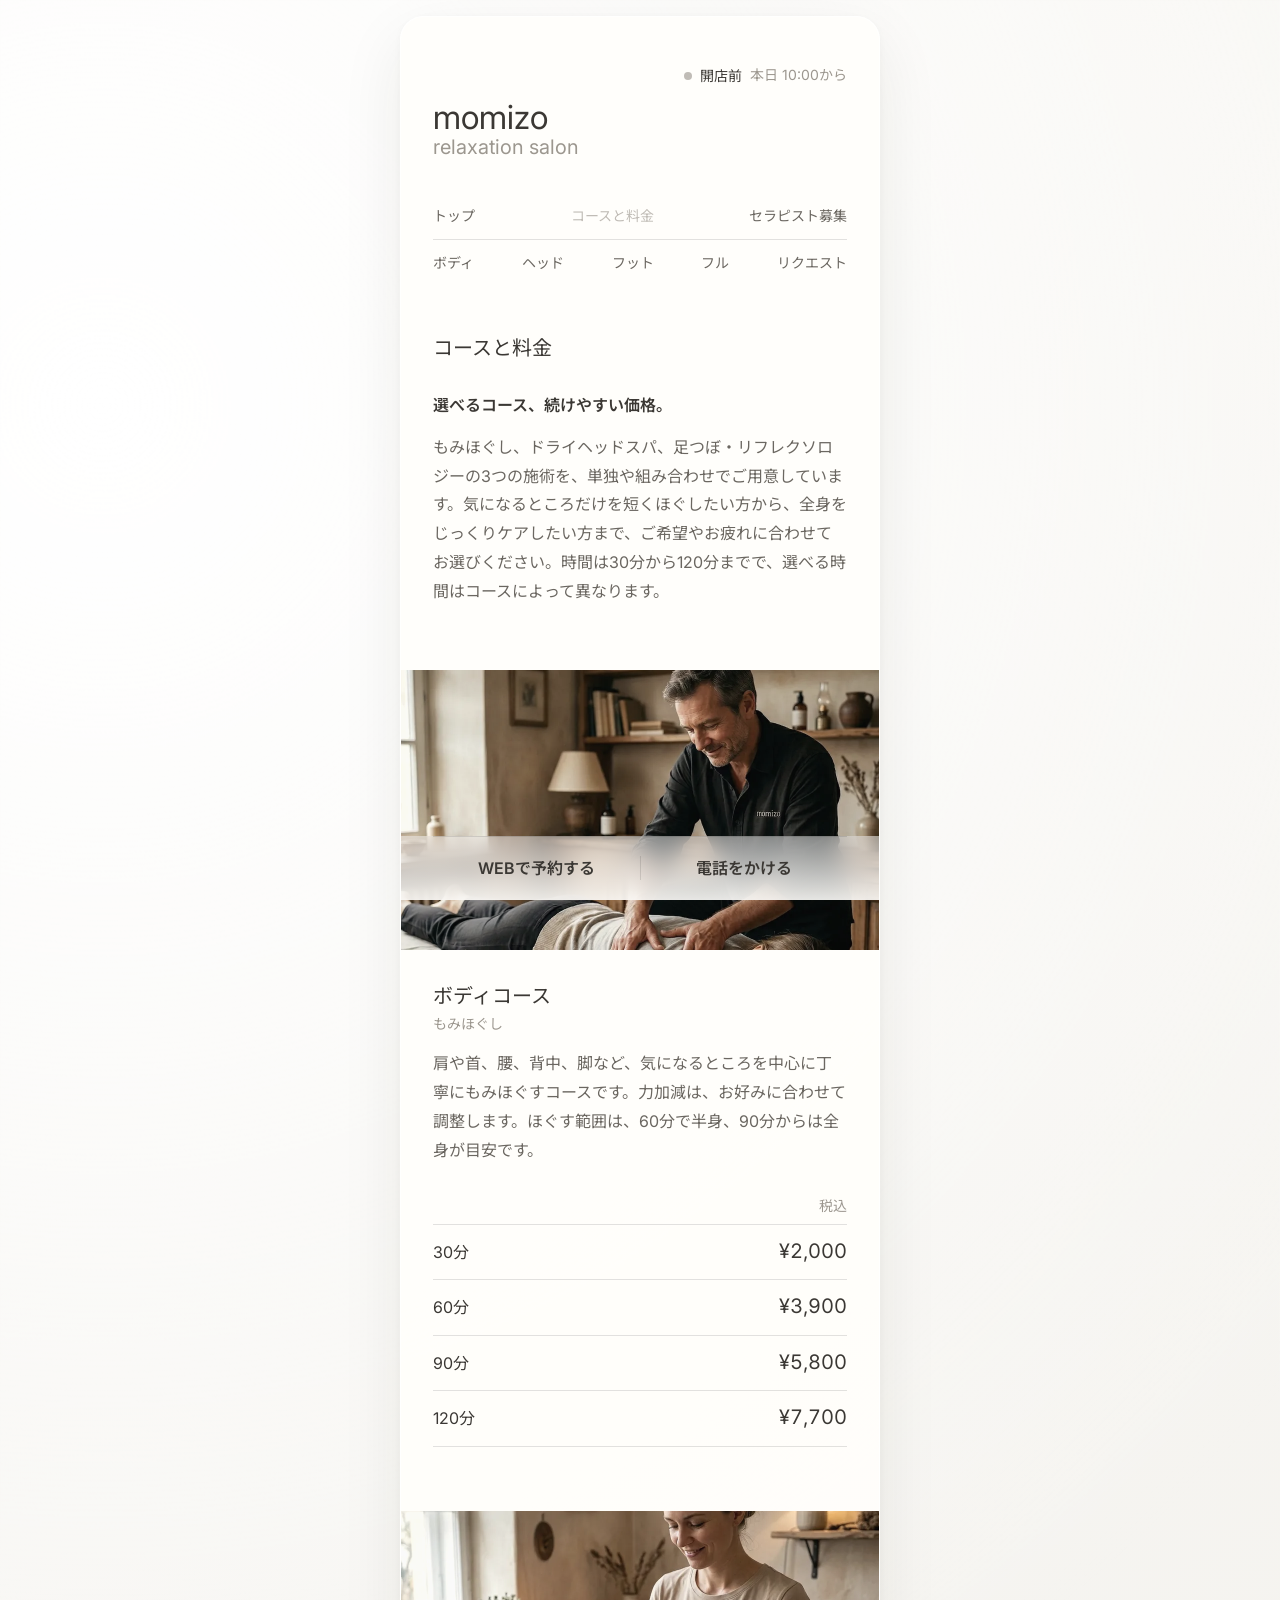
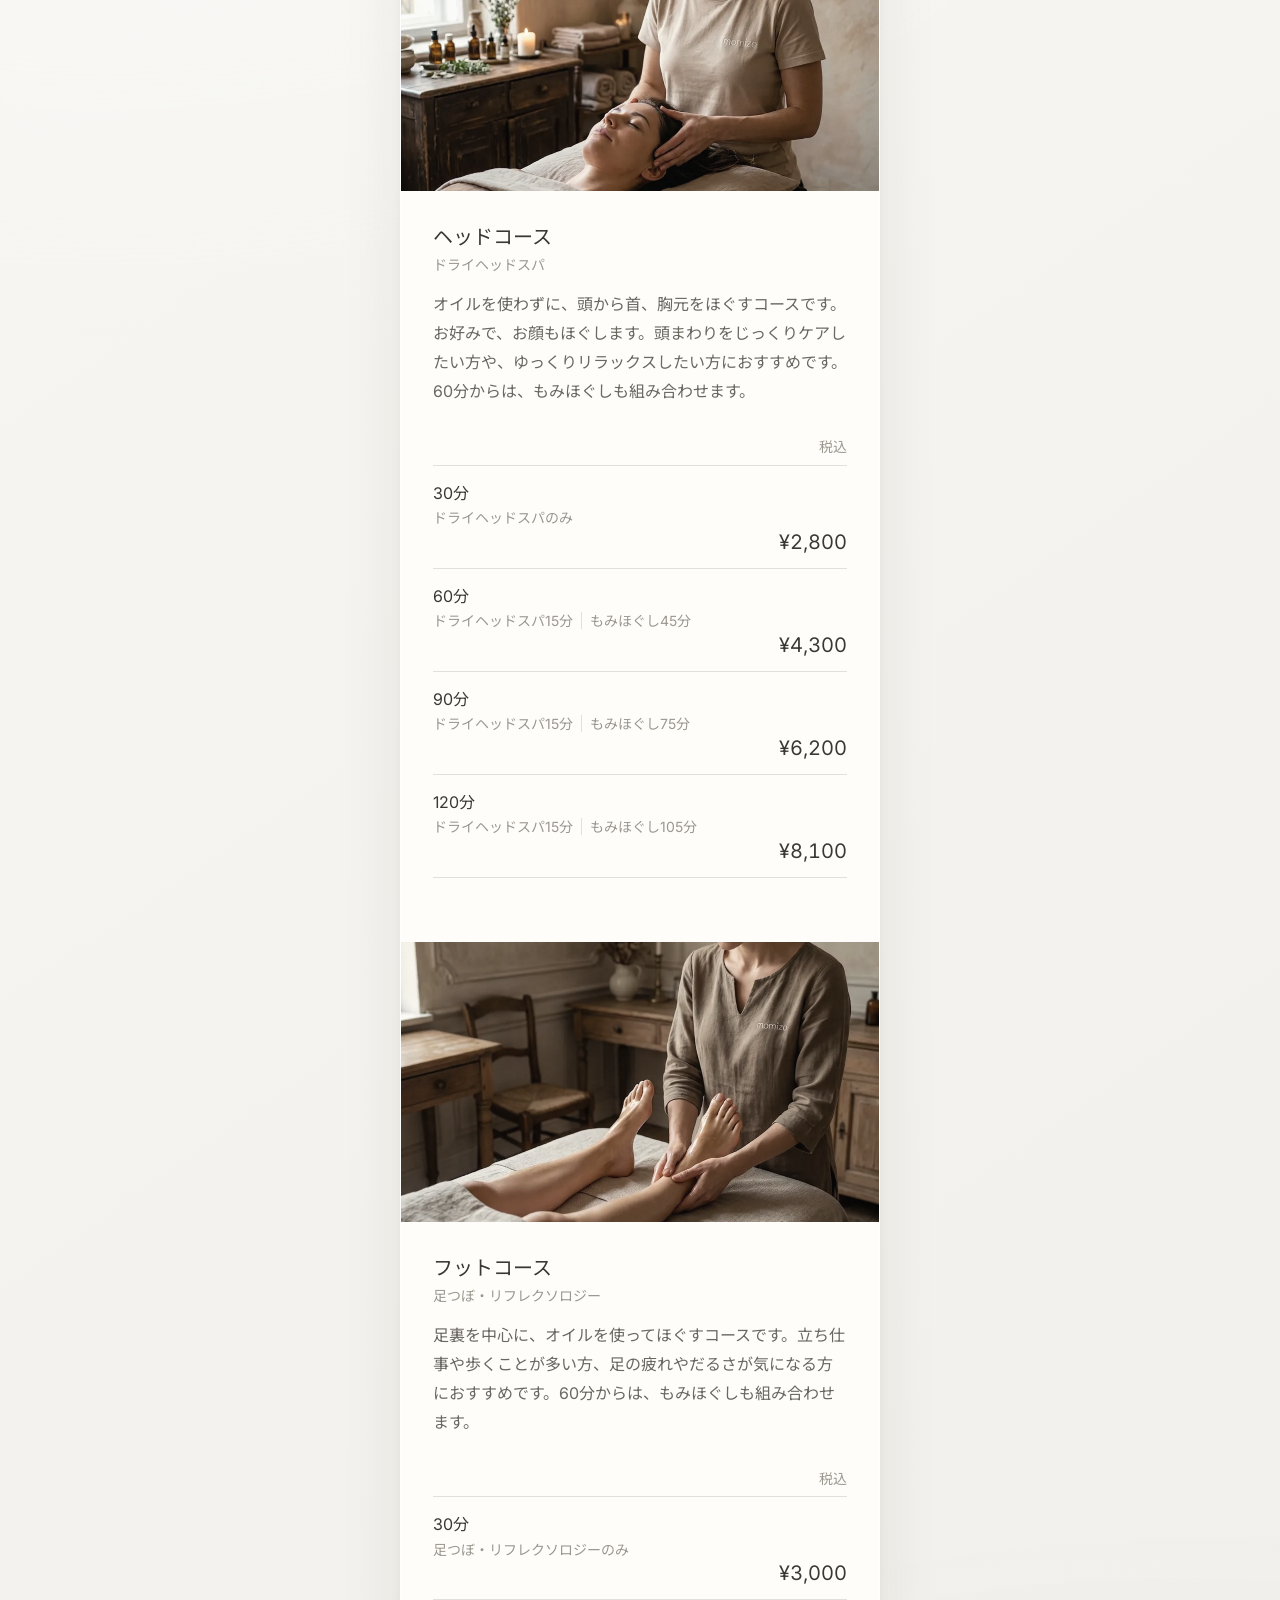
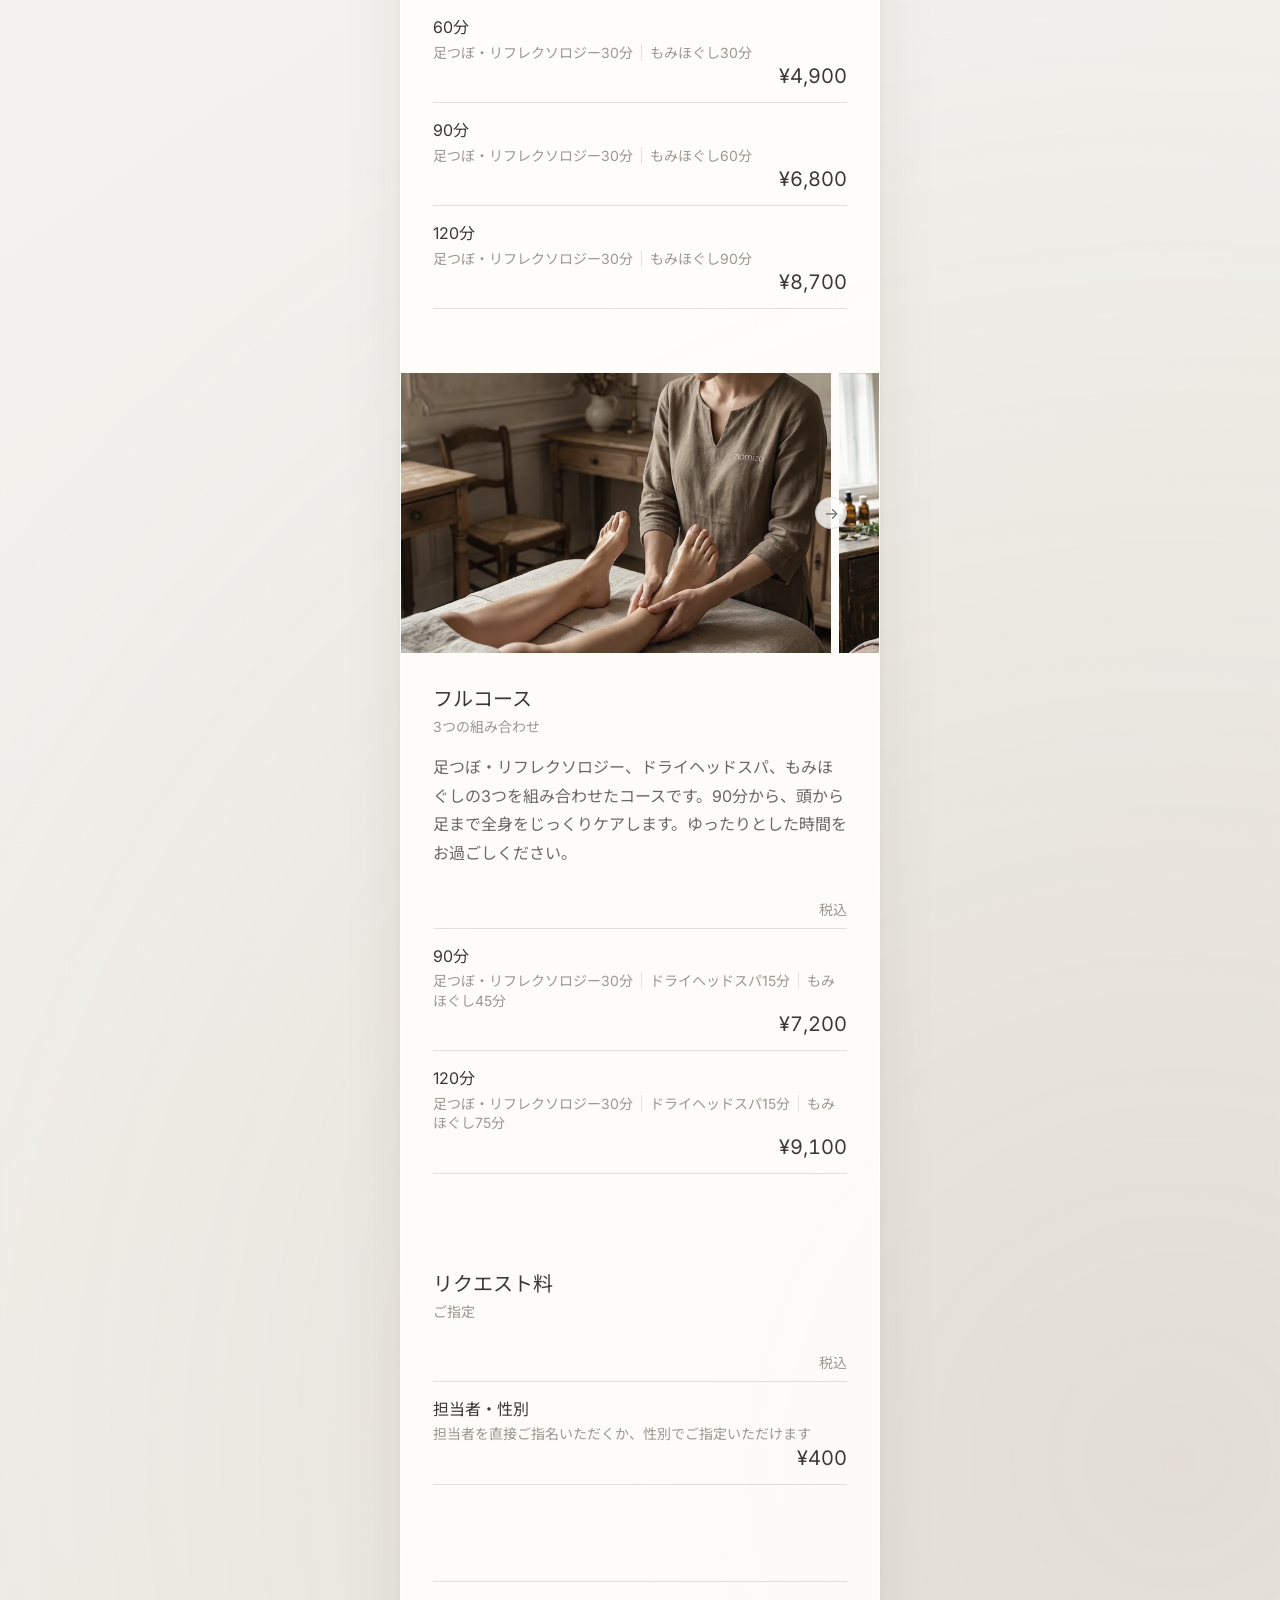
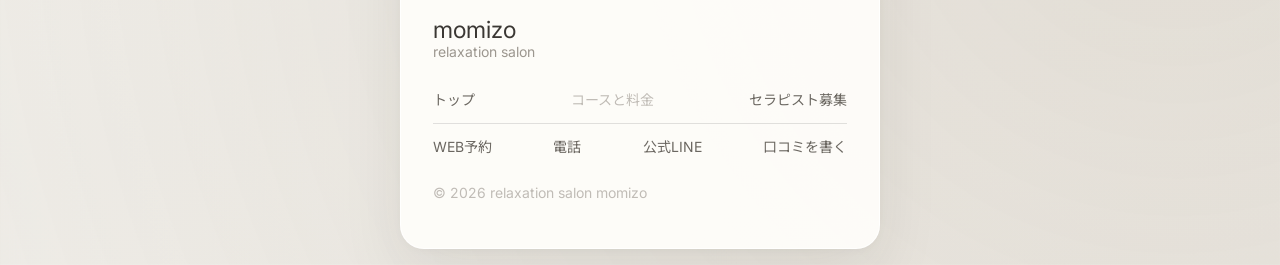
<file: menu/index.html>
<!DOCTYPE html>
<html lang="ja">
<head>
<meta charset="UTF-8">
<meta name="viewport" content="width=device-width, initial-scale=1.0, viewport-fit=cover">
<meta name="theme-color" content="#f4f2ed">
<meta name="format-detection" content="telephone=no">
<title>コースと料金 | 揉蔵</title>
<meta name="description" content="揉蔵（もみぞう）のコースと料金です。選べるコース、続けやすい価格。もみほぐし、ドライヘッドスパ、足つぼ・リフレクソロジーの3つの施術を、単独や組み合わせでご用意しています。気になるところだけを短くほぐしたい方から、全身をじっくりケアしたい方まで、ご希望やお疲れに合わせてお選びください。">

<link rel="preconnect" href="https://fonts.googleapis.com">
<link rel="preconnect" href="https://fonts.gstatic.com" crossorigin>
<link href="https://fonts.googleapis.com/css2?family=Inter:wght@400;600&family=Noto+Sans+JP:wght@400;600&display=swap" rel="stylesheet">

<link rel="icon" href="../assets/icon/icon.svg" type="image/svg+xml">
<link rel="icon" href="../assets/icon/icon-32.png" sizes="32x32" type="image/png">
<link rel="apple-touch-icon" href="../assets/icon/apple-touch-icon.png">
<style>
/* =========================================================
   揉蔵サイト スタイル（第12版）
   - 値は「揉蔵サイト デザイン規格書」のものだけを使う
   - CSS はページごとに書く（共通の CSS ファイルは使わない）。そのかわり、
     「共通：○○」〜「共通：○○ここまで」の塊は、それを使うページどうしで一字一句同じにしておく。
     直すときは使っているページをすべて同じに直し、tools/check_common.py で確かめる

   値の層
   層1 全体の共通値 … 色・文字・小さな間隔・角丸・部品の大きさ。全ページ同じ（共通：土台の中）
   層2 ページの共通値 … 大きな間隔（64と96の2つ）。ページごとに1組（このページだけの部品の先頭）
   層3 固有値 ……… 段階の外にある値。規格書の固有値の章に記載（変更禁止）

   規則
   1. 間隔は 4・8・12・16・24・32・48・64・96。関係が近いものほど狭く、となりの役割とは1段以上の差をつける
   2. 文字は 14・16・20。本文は16（例外：ヘッダーのロゴ 約33.3、求人の「65%」72）。太さは 400 が基本。600 は小見出し・ボタンだけ
      行間は 1・1.4・1.8。字間は指定せず、書体のまま
   3. 文と見出しは日本語。英語はロゴ（momizo と relaxation salon）と著作権表示だけ
   4. 写真の枠は高さ280で固定して横にスクロール。地図は 3:2
   5. 画面幅で値が変わるのは 480px 以下の1か所だけ
   ========================================================= */

/* ===== 共通：土台 ===== */
:root {
  /* ===== 色 ===== */
  --ink-2: #3b3834; --muted: #6b6761; --soft: #9c978f; --faint: #c0bcb6;
  --accent: #a28d73; --accent-hover: #8f7b63;
  --paper: #f4f2ed; --paper-hi: #faf9f6; --paper-lo: #eeece7;
  --card: rgba(255,254,251,.9);
  --white: #fff; --white-50: rgba(255,255,255,.5); --white-80: rgba(255,255,255,.8);
  --ink-12: rgba(23,23,22,.12); --ink-20: rgba(23,23,22,.2);
  --accent-08: rgba(162,141,115,.08); --accent-16: rgba(162,141,115,.16);
  --shade-04: rgba(40,34,27,.04); --shade-08: rgba(40,34,27,.08);

  /* ===== 層1 全体の共通値 ===== */
  /* 間隔の段階 */
  --sp-1: 4px; --sp-2: 8px; --sp-3: 12px; --sp-4: 16px; --sp-6: 24px; --sp-8: 32px;
  --sp-12: 48px; --sp-16: 64px; --sp-24: 96px;

  /* 小さな間隔（役割で選ぶ） */
  --gap-tight: var(--sp-1);     /*  4 コース名→その下の施術名 */
  --gap-item: var(--sp-2);      /*  8 営業状況の点→文字、ナビ・ページの行の項目どうしの最小、特徴の札どうし */
  --gap-list: var(--sp-3);      /* 12 段落どうし、並んだボタンどうし、ボタン→注意書き */
  --gap-head: var(--sp-4);      /* 16 小見出し→中身、線で区切った行の上下、ページの行→区切り線→ナビ */
  --gap-block: var(--sp-6);     /* 24 本文→ボタン、注意書き→ボタン、セクションの説明文→中身 */
  --gap-section: var(--sp-8);   /* 32 セクション見出し→中身、写真→小見出し、本文→お知らせ、フッターの各段の間 */
  --gap-logo: var(--sp-12);     /* 48 ヘッダーのロゴ→ページの行（ロゴを独立させる） */

  /* 枠の内側（2種類） */
  --pad-part: var(--sp-3) var(--sp-4);  /* 上下12・左右16 中身が1〜2行の部品：線のボタン、入力欄、強調の文、施術の欄、同意の欄 */
  --pad-box: var(--sp-6);               /* 24 見出しや複数の中身を収める箱：お知らせ、「65%」の箱、送信完了 */

  /* 横の位置（幅480px以下で変わる） */
  --page-pad: var(--sp-4);
  --card-w: 480px;              /* 固有値 */
  --card-pad-x: var(--sp-8);
  --card-pad-y: var(--sp-12);

  /* 部品の大きさ */
  --size-control: var(--sp-16); /* 64 ボタン・線のボタンの高さ（固有値） */
  --label-col: var(--sp-16);    /* 64 フォームの曜日の欄の幅（固有値） */
  --arrow: var(--sp-8);         /* 32 矢印の丸 */

  /* 線・角丸・影 */
  --bw: 1px; --focus-w: 2px;
  --r-md: 16px; --r-xl: 24px; --r-pill: 999px;
  --shadow-card: 0 var(--sp-6) var(--sp-16) var(--shade-08), 0 2px var(--sp-3) var(--shade-04);

  /* 文字 */
  --font-sans: "Inter", "Noto Sans JP", -apple-system, BlinkMacSystemFont, "Hiragino Sans", "Yu Gothic", sans-serif;
  --fw-regular: 400; --fw-semibold: 600;
  --fs-sm: 14px;     /* 補足・注意書き、営業状況、ナビ、フッターのリンク、著作権表示、コースの施術名、表の単位 */
  --fs-md: 16px;     /* 本文、表、特徴の一覧、小見出し、ボタン */
  --fs-lg: 20px;     /* セクション見出し、コース名、料金 */
  --fs-logo: calc(var(--fs-lg) / .6);   /* ヘッダーのロゴ（momizo）：relaxation salon を見出しと同じ20pxにそろえた逆算（20÷0.6≒33.3） */
  --lh-none: 1;      /* 1行の部品 */
  --lh-ui: 1.4;      /* 見出し、ボタン */
  --lh-text: 1.8;    /* 文章 */

  /* 動き */
  --dur-press: .1s; --dur-base: .2s; --dur-enter: .8s;
  --ease-out: cubic-bezier(.16, 1, .3, 1);
  --lift: -2px; --press: .97; --enter-y: var(--sp-4);
  --dock-delay: .6s;   /* 固有値：画面下のメニューが出てくるまでの間（カードの現れ .8s に少し重ねる） */

  /* 背景 */
  --bg-page:
    radial-gradient(circle at 8% 8%, var(--white), transparent 32%),
    radial-gradient(circle at 92% 92%, var(--accent-16), transparent 32%),
    linear-gradient(145deg, var(--paper-hi) 0%, var(--paper-lo) 100%);

  color-scheme: light;
}
@media (max-width: 480px) { :root { --page-pad: var(--sp-2); --card-pad-x: var(--sp-4); --card-pad-y: var(--sp-8); } }

/* ---------- 土台 ---------- */
* { box-sizing: border-box; margin: 0; padding: 0; }
html { scroll-behavior: smooth; -webkit-text-size-adjust: 100%; background: var(--paper); }
body {
  font-family: var(--font-sans); font-weight: var(--fw-regular); font-size: var(--fs-md); line-height: var(--lh-text);
  color: var(--ink-2); background: var(--bg-page);
  -webkit-font-smoothing: antialiased; overflow-x: hidden;
  min-height: 100svh; display: grid; place-items: start center;
  padding: calc(env(safe-area-inset-top, 0px) + var(--page-pad)) var(--page-pad) calc(env(safe-area-inset-bottom, 0px) + var(--page-pad));
}
/* 文章の折り返しはブラウザにまかせる。手で改行するのは「。」のあとだけ */
h1, h2, h3 { font-weight: var(--fw-regular); line-height: var(--lh-ui); }
main p { color: var(--muted); }
a { color: inherit; }
a:focus-visible { outline: var(--focus-w) solid var(--accent); outline-offset: var(--focus-w); }
section[id], article[id] { scroll-margin-top: var(--page-group); }

/* ---------- カード ---------- */
.card {
  position: relative; width: min(100%, var(--card-w));
  min-height: calc(100svh - env(safe-area-inset-top, 0px) - env(safe-area-inset-bottom, 0px) - var(--page-pad) * 2);
  display: flex; flex-direction: column; padding: var(--card-pad-y) var(--card-pad-x); overflow: hidden;
  border: var(--bw) solid var(--white-80); border-radius: var(--r-xl); background: var(--card); box-shadow: var(--shadow-card);
  animation: enter var(--dur-enter) var(--ease-out) both;
}
@keyframes enter { from { opacity: 0; transform: translateY(var(--enter-y)) scale(.99); } to { opacity: 1; transform: none; } }

/* ---------- ヘッダー：営業状況（右上に1行）→ ロゴ → ページの行 → 区切り線 → そのページのナビ ---------- */
/* 営業状況はロゴと別の行に置くので、どの幅でもロゴとぶつからない */
.head .wrap { display: grid; grid-template-columns: minmax(0, 1fr); justify-items: start; }
.head .brand { font-size: var(--fs-logo); }
/* ページの行：ロゴとの間は48あけて、ロゴを独立させる。区切り線の上が「サイトのページ」、下が「このページの中」 */
.head-pages { margin-top: var(--gap-logo); padding-bottom: var(--gap-head); border-bottom: var(--bw) solid var(--ink-12); }

/* ロゴ：momizo（400・ink-2）の下に relaxation salon（soft）。2行の間は relaxation salon の -.35em 詰める（ロゴの中の値。大きさを変えても同じ比率）。
   1つの塊として大きさを変え、relaxation salon は momizo の0.6倍。
   フッターは relaxation salon を小さい文字と同じ14pxにそろえ、momizo はその逆算（14÷0.6≒23.3）。ヘッダーは relaxation salon を20pxにそろえ、momizo はその逆算（20÷0.6≒33.3） */
.brand { display: grid; font-size: calc(var(--fs-sm) / .6); text-decoration: none; transition: opacity var(--dur-base) var(--ease-out); }
.brand-name { line-height: var(--lh-ui); }
.brand-sub { margin-top: -.35em; font-size: .6em; line-height: var(--lh-ui); color: var(--soft); white-space: nowrap; }

/* 営業状況：ヘッダーのいちばん上、右端に1行。点＋いまの状態（ink-2）と、閉まる時刻か次に開く日時（soft）。
   →8→ ロゴ。中身はスクリプトが入れてから見せる（行の高さは先に取っておき、出たときにロゴが動かないようにする） */
.status {
  order: -1; justify-self: end; margin-bottom: var(--gap-item);
  display: flex; align-items: baseline; gap: var(--gap-item); min-height: calc(var(--fs-sm) * var(--lh-ui));
  font-size: var(--fs-sm); line-height: var(--lh-ui); white-space: nowrap; color: var(--soft); visibility: hidden;
}
.status.on { visibility: visible; }
.status b { display: flex; align-items: center; gap: var(--gap-item); font-weight: inherit; color: var(--ink-2); }
.status b::before { content: ""; width: var(--sp-2); height: var(--sp-2); border-radius: 50%; background: var(--faint); }
.status.open b::before { background: var(--accent); box-shadow: 0 0 0 var(--sp-1) var(--accent-16); }

/* ナビとリンクの行：左右の端までそろえて1行に。
   ページの行はヘッダーとフッターで同じ（トップ → コースと料金 → セラピスト募集。今いるページは faint で、リンクにしない） */
.nav, .link-row { display: flex; flex-wrap: wrap; justify-content: space-between; gap: var(--gap-item); }
.nav { margin-top: var(--gap-head); }
.nav a, .link-row a, .link-row span { padding: var(--gap-head) 0; margin: calc(var(--gap-head) * -1) 0; font-size: var(--fs-sm); line-height: var(--lh-none); text-decoration: none; white-space: nowrap; color: var(--muted); transition: color var(--dur-base) var(--ease-out); }
.link-row [aria-current] { color: var(--faint); }
@media (hover: hover) { .brand:hover { opacity: .6; } .nav a:hover, .link-row a:hover { color: var(--ink-2); } }

/* ---------- 見出し：日本語だけ。ページの題とセクション見出しは20で400、小見出しは本文と同じ14で600 ---------- */
h1, h2 { font-size: var(--fs-lg); margin-bottom: var(--gap-section); }
h3 { font-size: var(--fs-md); font-weight: var(--fw-semibold); }

/* ---------- ページの並び ---------- */
.sec { padding-top: var(--page-section); }

/* ---------- 画面下のメニュー（LINEのリッチメニューのように画面の下に出す）
   カードの中に溶け込む形：カードの幅の内側に、白の透ける面（white-50 → card）とぼかし。影と角丸は付けない。
   上の区切り線は中身の幅だけ。項目どうしは短い縦線で区切る。文字はボタンと同じ 14px・600・ink-2。
   data-until の要素（トップ・メニューはフッター、求人はフォーム）が画面に入ったら、下へ引っ込める ---------- */
.dock {
  position: fixed; left: 50%; bottom: 0; z-index: 10;
  width: min(100% - (var(--page-pad) + var(--bw)) * 2, var(--card-w) - var(--bw) * 2); translate: -50% 0;
  display: grid; grid-auto-flow: column; grid-auto-columns: 1fr;
  padding: 0 var(--card-pad-x) env(safe-area-inset-bottom, 0px);
  background: linear-gradient(var(--white-50), var(--card));
  -webkit-backdrop-filter: blur(var(--sp-3)); backdrop-filter: blur(var(--sp-3));
  transition: translate var(--dur-base) var(--ease-out), opacity var(--dur-base) var(--ease-out);
  /* 開いたとき、カードが現れ終わるころに下から出てくる（1回だけ）。backwards なので、出たあとは .hide の邪魔をしない */
  animation: dock-in var(--dur-enter) var(--ease-out) var(--dock-delay) backwards;
}
@keyframes dock-in { from { translate: -50% 100%; opacity: 0; } }
.dock::before { content: ""; position: absolute; top: 0; left: var(--card-pad-x); right: var(--card-pad-x); height: var(--bw); background: var(--ink-12); }
.dock.hide { translate: -50% 100%; opacity: 0; pointer-events: none; }
.dock a {
  position: relative; display: grid; place-content: center;
  min-height: var(--size-control); font-weight: var(--fw-semibold); line-height: var(--lh-ui); text-decoration: none; white-space: nowrap;
  transition: opacity var(--dur-base) var(--ease-out), transform var(--dur-base) var(--ease-out);
}
.dock a + a::before { content: ""; position: absolute; left: 0; top: 50%; height: var(--sp-6); margin-top: calc(var(--sp-6) / -2); width: var(--bw); background: var(--ink-12); }
.dock a:focus-visible { outline-offset: calc(var(--focus-w) * -1); border-radius: var(--r-md); }
.dock a:active { transform: scale(var(--press)); transition-duration: var(--dur-press); }
@media (hover: hover) { .dock a:hover { opacity: .6; } }

/* ---------- フッター：区切り線 → ロゴ → ページの行 → 区切り線 → 外部 → 著作権表示 ---------- */
.site-foot { margin-top: auto; padding-top: var(--page-section); }
.foot-body { padding-top: var(--gap-section); border-top: var(--bw) solid var(--ink-12); }
.foot-pages { margin-top: var(--gap-section); padding-bottom: var(--gap-head); border-bottom: var(--bw) solid var(--ink-12); }
.foot-ext { margin-top: var(--gap-head); }   /* 線の上下16。押せる範囲は線のところで接する */
.footer { margin-top: var(--gap-section); font-size: var(--fs-sm); line-height: var(--lh-none); color: var(--faint); }

@media (prefers-reduced-motion: reduce) { *, *::before, *::after { animation-duration: .01ms !important; animation-delay: 0s !important; transition-duration: .01ms !important; scroll-behavior: auto !important; } }
/* ===== 共通：土台ここまで ===== */

/* ===== 共通：写真の枠 ===== */
/* 写真は角丸の枠に入れず、カードの端から端まで広げる（はじめての方への帯と同じ広げ方）。
   高さは280で固定（固有値）。写真はその高さのまま横に並べ（間8）、横にスクロールして見る。
   次の写真がのぞくように、1枚の幅は枠より48せまくする。1枚だけのときは幅いっぱいに広げる。
   止まる位置（スナップ）は付けない。色味は地図と同じ考えで少し落ち着かせ、写真どうしのトーンをそろえる（固有値）。
   画像がないときは仮画像の面 */
.ph {
  --ph-h: 280px;
  display: flex; gap: var(--gap-item); height: var(--ph-h);
  margin-inline: calc(var(--card-pad-x) * -1);
  overflow-x: auto; overflow-y: hidden; overscroll-behavior-x: contain; contain: inline-size;
  scrollbar-width: none;
}
.ph::-webkit-scrollbar { display: none; }
.ph img {
  flex: 0 0 auto; width: auto; height: 100%; max-width: calc(100% - var(--sp-12));
  object-fit: cover;
  background: linear-gradient(160deg, var(--paper-hi) 0%, var(--accent-16) 100%);
  filter: saturate(.82) sepia(.08) brightness(1.02) contrast(.96);
}
.ph img:only-child { width: 100%; max-width: none; }
/* マウスの人向けの送りボタン（矢印の丸）。スクロールできる枠にだけ、スクリプトで付ける。端まで来た側は消す */
.ph-box { position: relative; }
.ph-btn {
  position: absolute; top: 50%; z-index: 1; width: var(--arrow); height: var(--arrow); margin-top: calc(var(--arrow) / -2);
  display: none; place-items: center; padding: 0; cursor: pointer;
  border: var(--bw) solid var(--ink-12); border-radius: 50%; background: var(--white-80);
  font: inherit; line-height: var(--lh-none); color: var(--muted);
  transition: opacity var(--dur-base) var(--ease-out), background-color var(--dur-base) var(--ease-out);
}
.ph-btn.prev { left: 0; } .ph-btn.next { right: 0; }
.ph-btn[disabled] { opacity: 0; pointer-events: none; }
@media (hover: hover) and (pointer: fine) { .ph-btn { display: grid; } .ph-btn:hover { background: var(--white); color: var(--ink-2); } }
/* ===== 共通：写真の枠ここまで ===== */

/* ===== このページだけ：コースと料金 ===== */
/* 層2 ページの共通値 */
:root {
  --page-group: var(--sp-16);     /* 64 ナビ→最初の内容、コースどうし */
  --page-section: var(--sp-24);   /* 96 セクションどうし、最後の内容→フッター */
}

/* ---------- ページの並び ---------- */
.page-title { padding-top: var(--page-group); }
/* ページの題のひとこと：小見出しと同じ16px・600・ink-2 →16→ 本文 */
.lead { font-weight: var(--fw-semibold); line-height: var(--lh-ui); color: var(--ink-2); }
.lead + p { margin-top: var(--gap-head); }
.courses { display: grid; gap: var(--page-group); margin-top: var(--page-group); }

/* ---------- コース名：名前（20px）の下に、施術名（14px・soft）。間4。リクエスト料も同じ形 ---------- */
.name { display: grid; gap: var(--gap-tight); }
.name small { font-size: var(--fs-sm); color: var(--soft); }

/* ---------- コース：写真 →32→ コース名 →16→ 説明 →32→ 料金表 ---------- */
.course .name { margin: var(--gap-section) 0 0; }
.course .name + p { margin-top: var(--gap-head); }

/* ---------- 料金表：時間 →（内訳）→ 料金。料金は最後の段の右端。線の行の上下は16 ---------- */
/* 単位：表の右上に1か所だけ「税込」（総額表示）。料金の数字には半角の「¥」を付ける */
.unit { margin-top: var(--gap-section); margin-bottom: var(--gap-item); text-align: right; font-size: var(--fs-sm); line-height: var(--lh-ui); color: var(--soft); }
.prices { list-style: none; border-top: var(--bw) solid var(--ink-12); }
.prices li { display: grid; grid-template-columns: 1fr auto; gap: var(--gap-tight) var(--gap-head); align-items: baseline; padding: var(--gap-head) 0; border-bottom: var(--bw) solid var(--ink-12); }
.prices .t { line-height: var(--lh-ui); }
.prices .t small { display: block; margin-top: var(--gap-tight); font-size: var(--fs-sm); color: var(--soft); }   /* 内訳は時間の下に */
/* 内訳のある行は3段：時間 → 内訳（幅いっぱい）→ 料金（右端）。料金はいつも行の最後の段の右端 */
.prices li:has(small) .t { grid-column: 1 / -1; }
.prices li:has(small) b { grid-row: 2; grid-column: 2; }
.prices small span + span { margin-left: var(--gap-item); padding-left: var(--gap-item); border-left: var(--bw) solid var(--ink-12); }   /* 組み合わせの区切り：画面下のメニューと同じ細い縦線 */
.prices b { font-size: var(--fs-lg); line-height: var(--lh-none); font-weight: var(--fw-regular); font-variant-numeric: tabular-nums; white-space: nowrap; }
/* ===== このページだけここまで ===== */
</style>
</head>

<body>
<div class="card">
<header class="head">
  <div class="wrap">
    <a class="brand" href="../" aria-label="momizo トップページ"><span class="brand-name" lang="en">momizo</span><span class="brand-sub" lang="en">relaxation salon</span></a>
    <p class="status" id="status"></p>
  </div>
  <nav class="link-row head-pages" aria-label="ページ">
    <a href="../">トップ</a><span aria-current="page">コースと料金</span><a href="../recruit/">セラピスト募集</a>
  </nav>
  <nav class="nav" aria-label="このページの目次">
    <a href="#body">ボディ</a><a href="#head">ヘッド</a><a href="#foot">フット</a><a href="#full">フル</a><a href="#request">リクエスト</a>
  </nav>
</header>

<main>
  <div class="page-title">
    <h1>コースと料金</h1>
    <p class="lead">選べるコース、続けやすい価格。</p>
    <p>もみほぐし、ドライヘッドスパ、足つぼ・リフレクソロジーの3つの施術を、単独や組み合わせでご用意しています。気になるところだけを短くほぐしたい方から、全身をじっくりケアしたい方まで、ご希望やお疲れに合わせてお選びください。時間は30分から120分までで、選べる時間はコースによって異なります。</p>
  </div>

  <div class="courses">
    <article class="course" id="body">
      <div class="ph"><img src="../assets/img/course-body.webp" alt="もみほぐしの様子。服の上から背中をほぐす" width="960" height="560" decoding="async"></div>
      <h2 class="name">ボディコース<small>もみほぐし</small></h2>
      <p>肩や首、腰、背中、脚など、気になるところを中心に丁寧にもみほぐすコースです。力加減は、お好みに合わせて調整します。ほぐす範囲は、60分で半身、90分からは全身が目安です。</p>
      <p class="unit">税込</p>
      <ul class="prices">
          <li><span class="t">30分</span><b>¥2,000</b></li>
          <li><span class="t">60分</span><b>¥3,900</b></li>
          <li><span class="t">90分</span><b>¥5,800</b></li>
          <li><span class="t">120分</span><b>¥7,700</b></li>
      </ul>
    </article>
    <article class="course" id="head">
      <div class="ph"><img src="../assets/img/course-head.webp" alt="ドライヘッドスパの様子。あお向けで頭をほぐす" width="960" height="560" loading="lazy" decoding="async"></div>
      <h2 class="name">ヘッドコース<small>ドライヘッドスパ</small></h2>
      <p>オイルを使わずに、頭から首、胸元をほぐすコースです。お好みで、お顔もほぐします。頭まわりをじっくりケアしたい方や、ゆっくりリラックスしたい方におすすめです。60分からは、もみほぐしも組み合わせます。</p>
      <p class="unit">税込</p>
      <ul class="prices">
          <li><span class="t">30分<small>ドライヘッドスパのみ</small></span><b>¥2,800</b></li>
          <li><span class="t">60分<small><span>ドライヘッドスパ15分</span><span>もみほぐし45分</span></small></span><b>¥4,300</b></li>
          <li><span class="t">90分<small><span>ドライヘッドスパ15分</span><span>もみほぐし75分</span></small></span><b>¥6,200</b></li>
          <li><span class="t">120分<small><span>ドライヘッドスパ15分</span><span>もみほぐし105分</span></small></span><b>¥8,100</b></li>
      </ul>
    </article>
    <article class="course" id="foot">
      <div class="ph"><img src="../assets/img/course-foot.webp" alt="足つぼ・リフレクソロジーの様子。オイルで足をほぐす" width="960" height="560" loading="lazy" decoding="async"></div>
      <h2 class="name">フットコース<small>足つぼ・リフレクソロジー</small></h2>
      <p>足裏を中心に、オイルを使ってほぐすコースです。立ち仕事や歩くことが多い方、足の疲れやだるさが気になる方におすすめです。60分からは、もみほぐしも組み合わせます。</p>
      <p class="unit">税込</p>
      <ul class="prices">
          <li><span class="t">30分<small>足つぼ・リフレクソロジーのみ</small></span><b>¥3,000</b></li>
          <li><span class="t">60分<small><span>足つぼ・リフレクソロジー30分</span><span>もみほぐし30分</span></small></span><b>¥4,900</b></li>
          <li><span class="t">90分<small><span>足つぼ・リフレクソロジー30分</span><span>もみほぐし60分</span></small></span><b>¥6,800</b></li>
          <li><span class="t">120分<small><span>足つぼ・リフレクソロジー30分</span><span>もみほぐし90分</span></small></span><b>¥8,700</b></li>
      </ul>
    </article>
    <article class="course" id="full">
      <div class="ph"><img src="../assets/img/course-foot.webp" alt="足つぼ・リフレクソロジーの様子" width="960" height="560" loading="lazy" decoding="async"><img src="../assets/img/course-head.webp" alt="ドライヘッドスパの様子" width="960" height="560" loading="lazy" decoding="async"><img src="../assets/img/course-body.webp" alt="もみほぐしの様子" width="960" height="560" loading="lazy" decoding="async"></div>
      <h2 class="name">フルコース<small>3つの組み合わせ</small></h2>
      <p>足つぼ・リフレクソロジー、ドライヘッドスパ、もみほぐしの3つを組み合わせたコースです。90分から、頭から足まで全身をじっくりケアします。ゆったりとした時間をお過ごしください。</p>
      <p class="unit">税込</p>
      <ul class="prices">
          <li><span class="t">90分<small><span>足つぼ・リフレクソロジー30分</span><span>ドライヘッドスパ15分</span><span>もみほぐし45分</span></small></span><b>¥7,200</b></li>
          <li><span class="t">120分<small><span>足つぼ・リフレクソロジー30分</span><span>ドライヘッドスパ15分</span><span>もみほぐし75分</span></small></span><b>¥9,100</b></li>
      </ul>
    </article>
  </div>

  <section class="sec" id="request">
    <h2 class="name">リクエスト料<small>ご指定</small></h2>
    <p class="unit">税込</p>
    <ul class="prices">
      <li><span class="t">担当者・性別<small>担当者を直接ご指名いただくか、性別でご指定いただけます</small></span><b>¥400</b></li>
    </ul>
  </section>

</main>

<footer class="site-foot">
  <div class="foot-body">
    <a class="brand" href="../" aria-label="momizo トップページ"><span class="brand-name" lang="en">momizo</span><span class="brand-sub" lang="en">relaxation salon</span></a>
    <nav class="link-row foot-pages" aria-label="ページ">
      <a href="../">トップ</a><span aria-current="page">コースと料金</span><a href="../recruit/">セラピスト募集</a>
    </nav>
    <nav class="link-row foot-ext" aria-label="予約と連絡">
      <a href="https://app.squareup.com/appointments/book/tli4clkb20flxc/LZPVZXQ5CZ1A5/start">WEB予約</a><a href="tel:0287339178">電話</a><a href="https://page.line.me/cvj7583f" target="_blank" rel="noopener">公式LINE</a><a href="https://g.page/r/CUU9HvUGSyP-EAE/review" target="_blank" rel="noopener">口コミを書く</a>
    </nav>
    <p class="footer" lang="en">&copy; 2026 relaxation salon momizo</p>
  </div>
</footer>
</div>

<nav class="dock" id="dock" data-until=".site-foot" aria-label="ご予約">
  <a href="https://app.squareup.com/appointments/book/tli4clkb20flxc/LZPVZXQ5CZ1A5/start">WEBで予約する</a>
  <a href="tel:0287339178">電話をかける</a>
</nav>

<script>
/* ===== 共通：営業状況と画面下のメニュー ===== */
/* 日本時間の「いま」 */
const jstNow = () => new Date(new Date().toLocaleString("en-US", { timeZone: "Asia/Tokyo" }));

/* 営業状況（ヘッダー右）。点＋いまの状態と、閉まる時刻か次に開く日時を1行に。
   営業時間（H）は、トップの営業時間の表・構造化データ、求人ページの店舗情報と同じ。変えるときは全部直す
   （H は3ページとも、この塊の中にある。tools/check_common.py で3ページが同じか確かめられる） */
(() => {
  const H = { 0: [10, 22], 1: [14, 24], 2: null, 3: null, 4: [14, 24], 5: [14, 22], 6: [10, 22] };   // 日〜土。null は定休日
  const DAY = ["日", "月", "火", "水", "木", "金", "土"];
  const el = document.getElementById("status");
  if (!el) return;
  try {
    const jp = jstNow();
    const d = jp.getDay();
    const now = jp.getHours() + jp.getMinutes() / 60;
    const t = (n) => String(n).padStart(2, "0") + ":00";
    const h = H[d];
    let state, detail;
    if (h && now >= h[0] && now < h[1]) {
      state = "現在営業中"; detail = t(h[1]) + "まで"; el.classList.add("open");
    } else if (h && now < h[0]) {
      state = "開店前"; detail = "本日 " + t(h[0]) + "から";
    } else {
      let n = 1; while (!H[(d + n) % 7]) n++;
      const next = (d + n) % 7;
      state = h ? "営業終了" : "定休日";
      detail = (n === 1 ? "明日" : DAY[next] + "曜") + " " + t(H[next][0]) + "から";
    }
    const b = document.createElement("b"); b.textContent = state;
    const s = document.createElement("span"); s.textContent = detail;
    el.replaceChildren(b, s);
    el.classList.add("on");
  } catch (e) { /* 取れなければ出さない */ }
})();

/* 画面下のメニュー：data-until の要素（フッターやフォーム）が画面に入ったら、下へ引っ込める */
(() => {
  const dock = document.getElementById("dock");
  const until = dock && document.querySelector(dock.dataset.until);
  if (!until) return;
  let ticking = false;
  const update = () => {
    ticking = false;
    const hide = until.getBoundingClientRect().top < innerHeight;
    dock.classList.toggle("hide", hide);
    dock.inert = hide;
  };
  const onScroll = () => { if (!ticking) { ticking = true; requestAnimationFrame(update); } };
  addEventListener("scroll", onScroll, { passive: true });
  addEventListener("resize", onScroll);
  update();
})();
/* ===== 共通：営業状況と画面下のメニューここまで ===== */
</script>
<script>
/* ===== 共通：写真の送りボタン ===== */
/* 写真の枠：2枚以上の枠にだけ、マウス向けの送りボタン（矢印の丸）を付ける。端まで来た側は消す */
document.querySelectorAll(".ph").forEach((ph) => {
  if (ph.children.length < 2) return;
  const box = document.createElement("div");
  box.className = "ph-box";
  ph.before(box);
  box.append(ph);
  const make = (cls, label, txt, dir) => {
    const b = document.createElement("button");
    b.type = "button";
    b.className = "ph-btn " + cls;
    b.setAttribute("aria-label", label);
    b.textContent = txt;
    b.addEventListener("click", () => ph.scrollBy({ left: dir * ph.clientWidth * .8, behavior: "smooth" }));
    box.append(b);
    return b;
  };
  const prev = make("prev", "前の写真", "←", -1);
  const next = make("next", "次の写真", "→", 1);
  const update = () => {
    prev.disabled = ph.scrollLeft <= 1;
    next.disabled = ph.scrollLeft >= ph.scrollWidth - ph.clientWidth - 1;
  };
  ph.addEventListener("scroll", update, { passive: true });
  addEventListener("resize", update);
  ph.querySelectorAll("img").forEach((img) => img.addEventListener("load", update));
  update();
});
/* ===== 共通：写真の送りボタンここまで ===== */
</script>
</body>
</html>
</file>
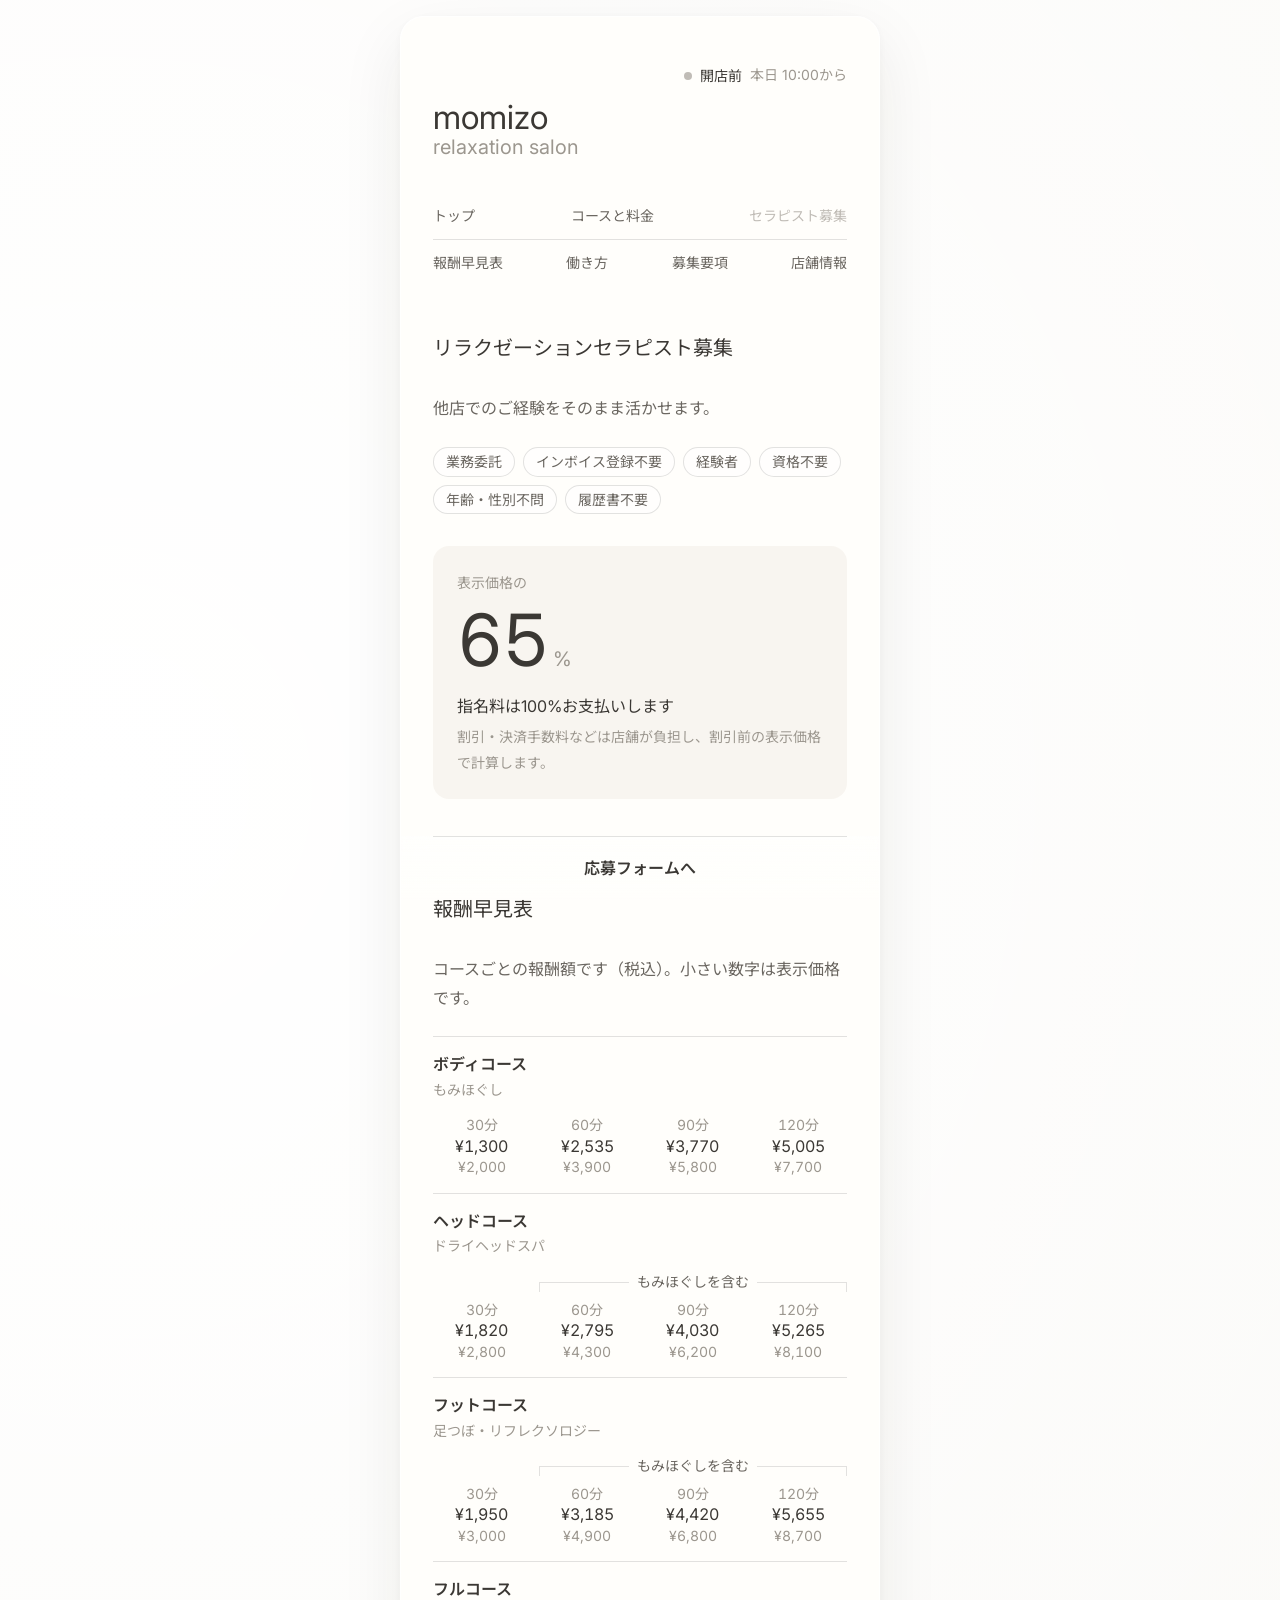
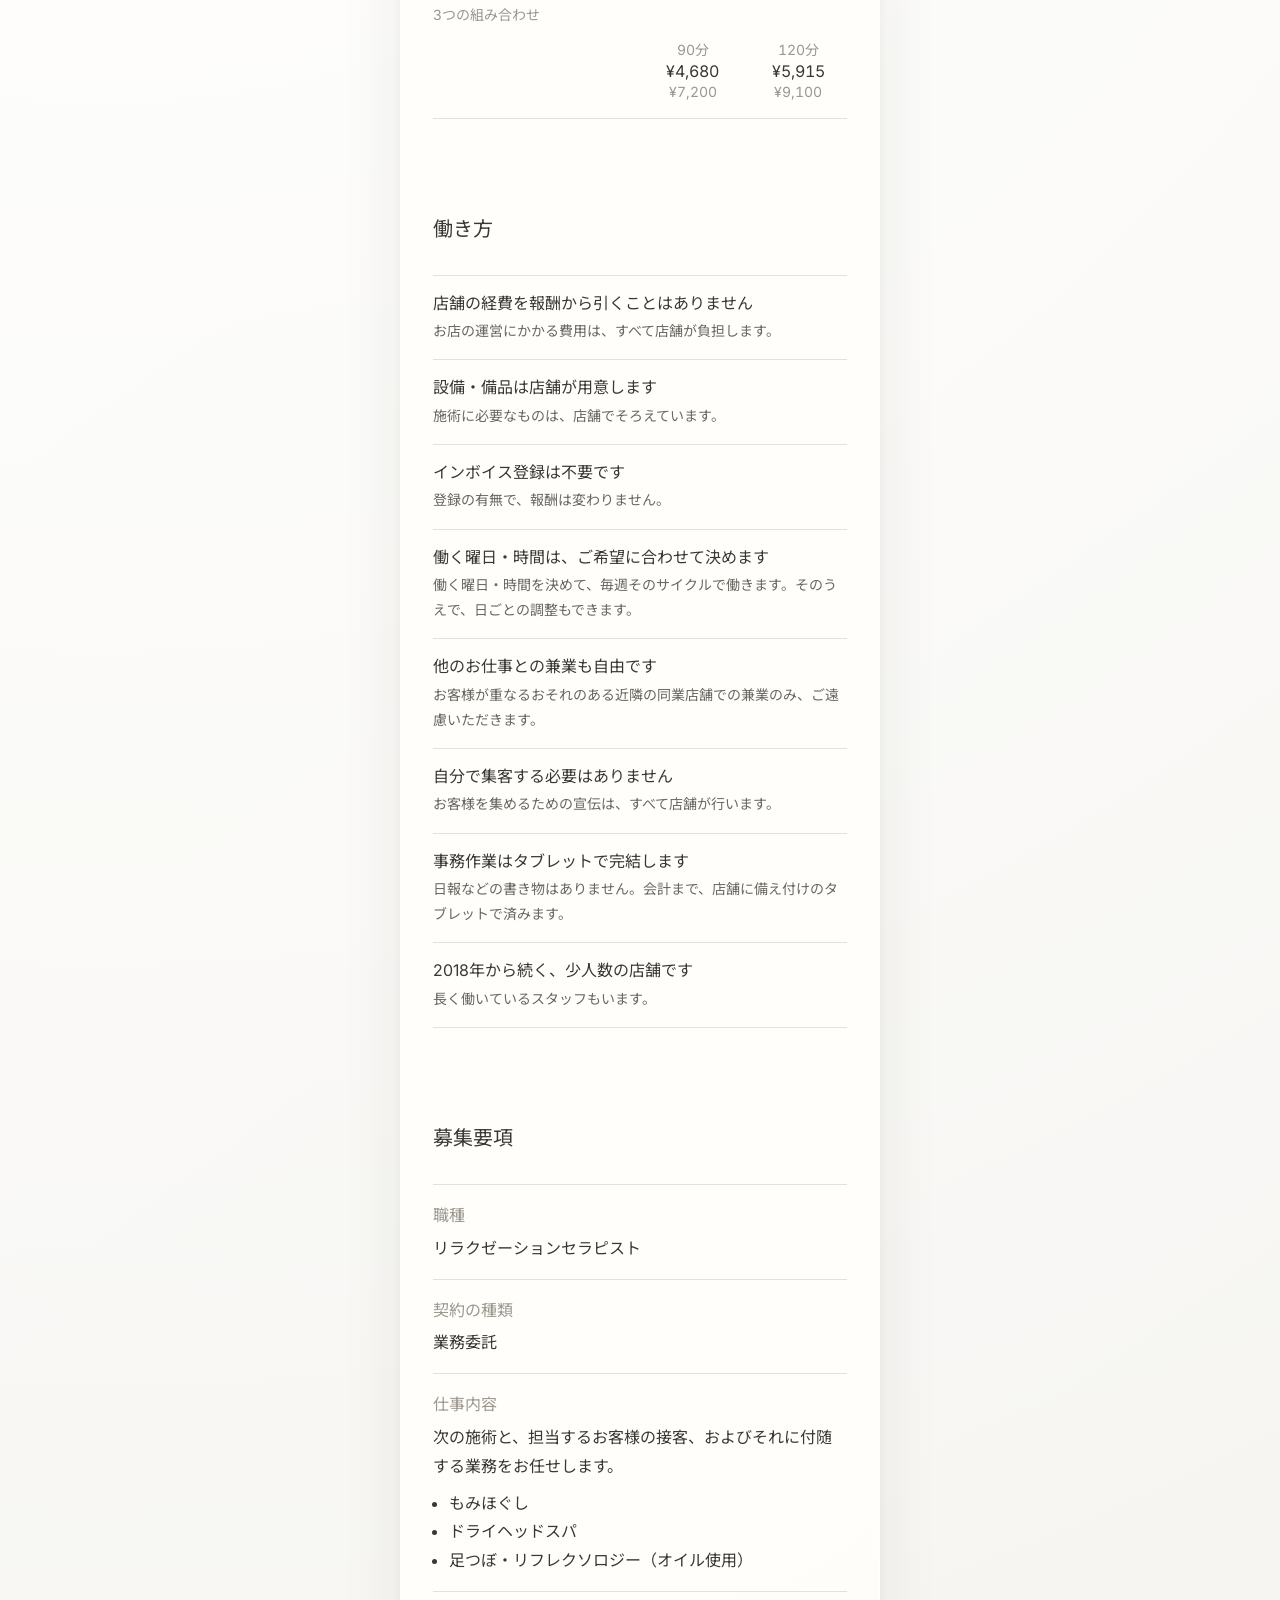
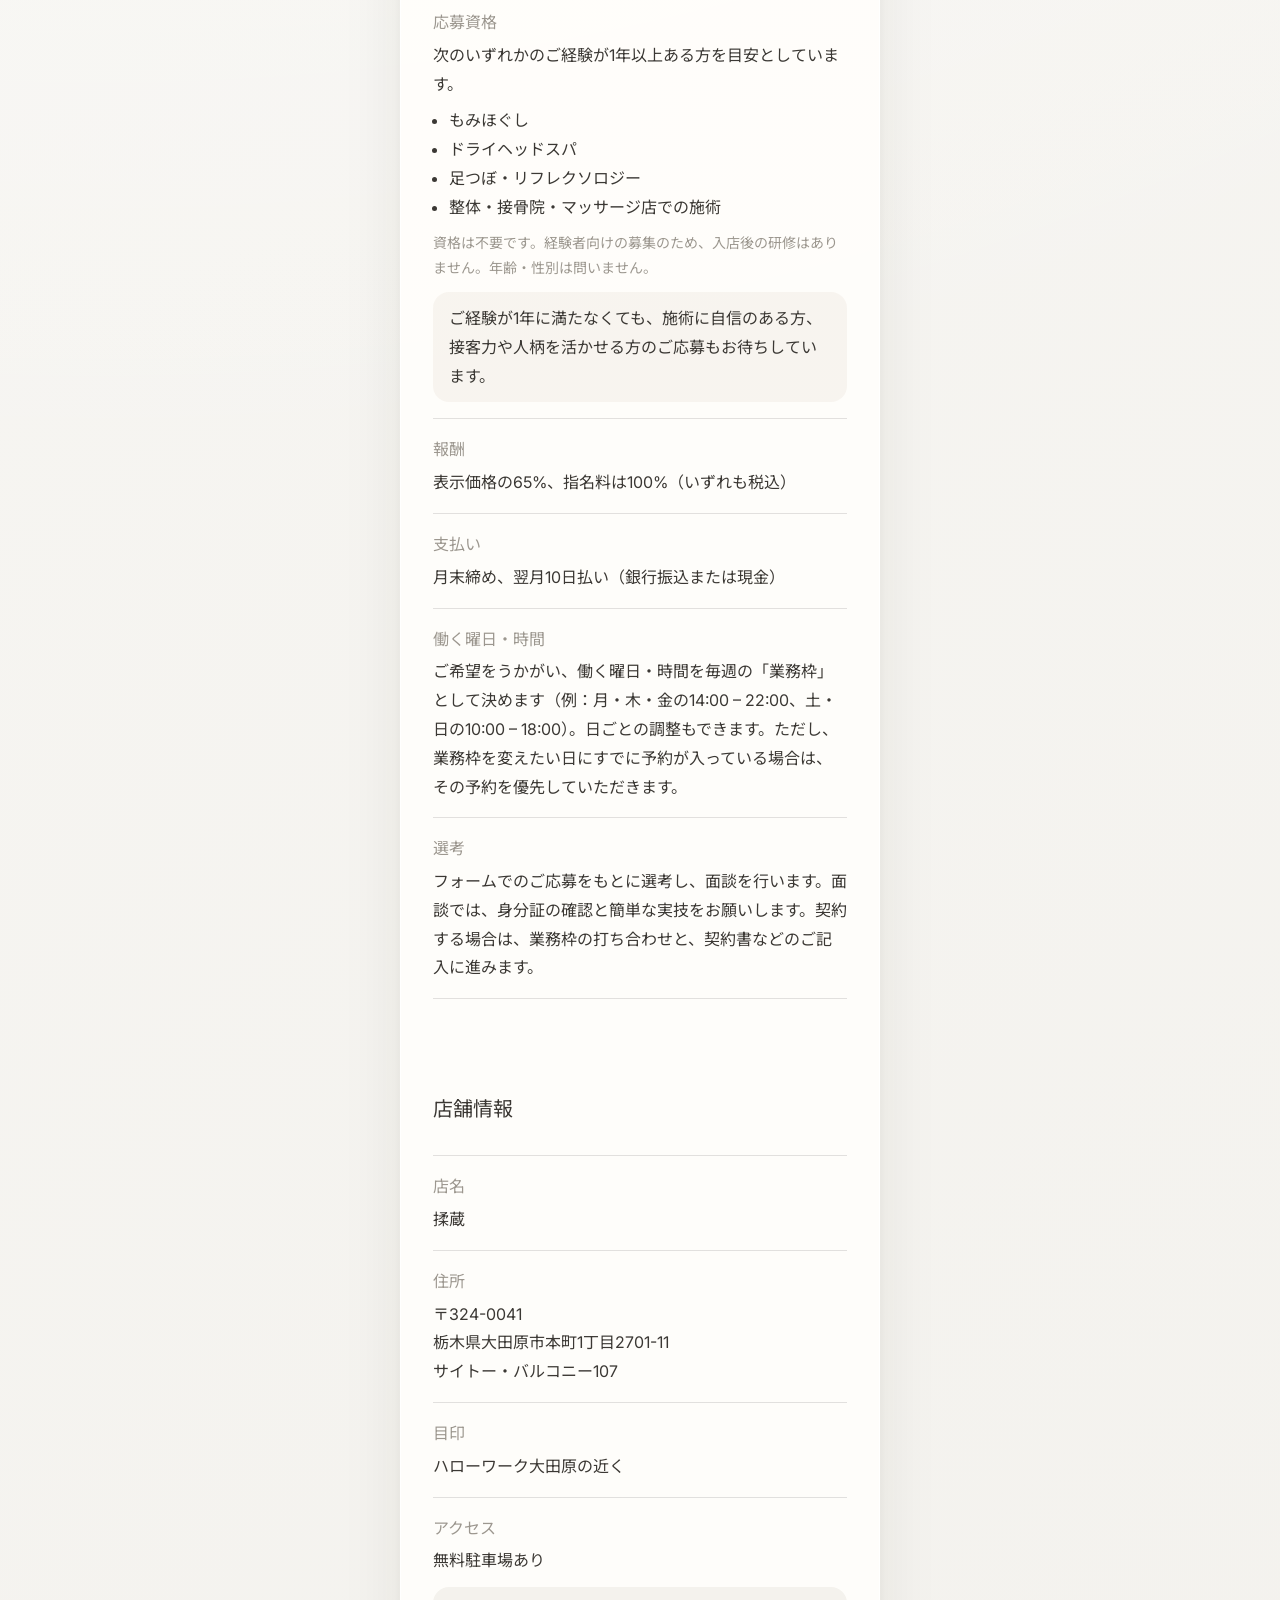
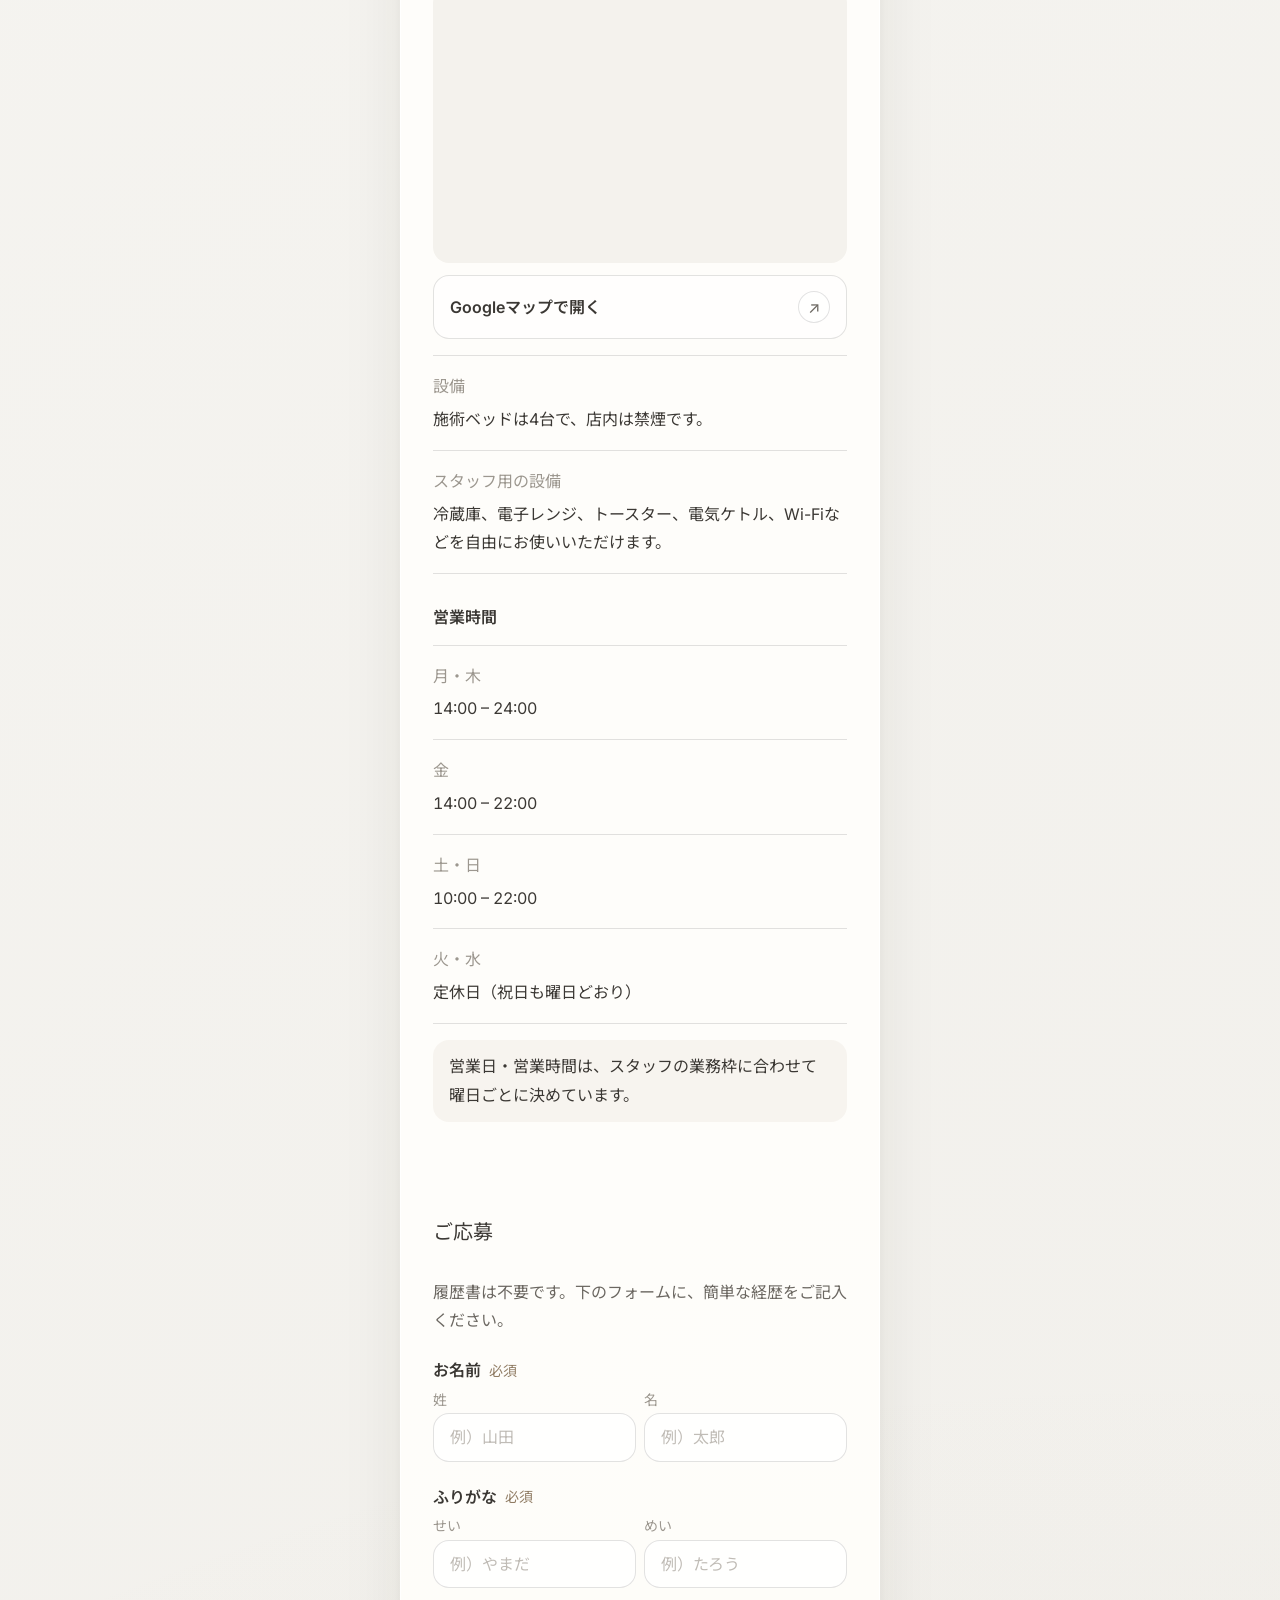
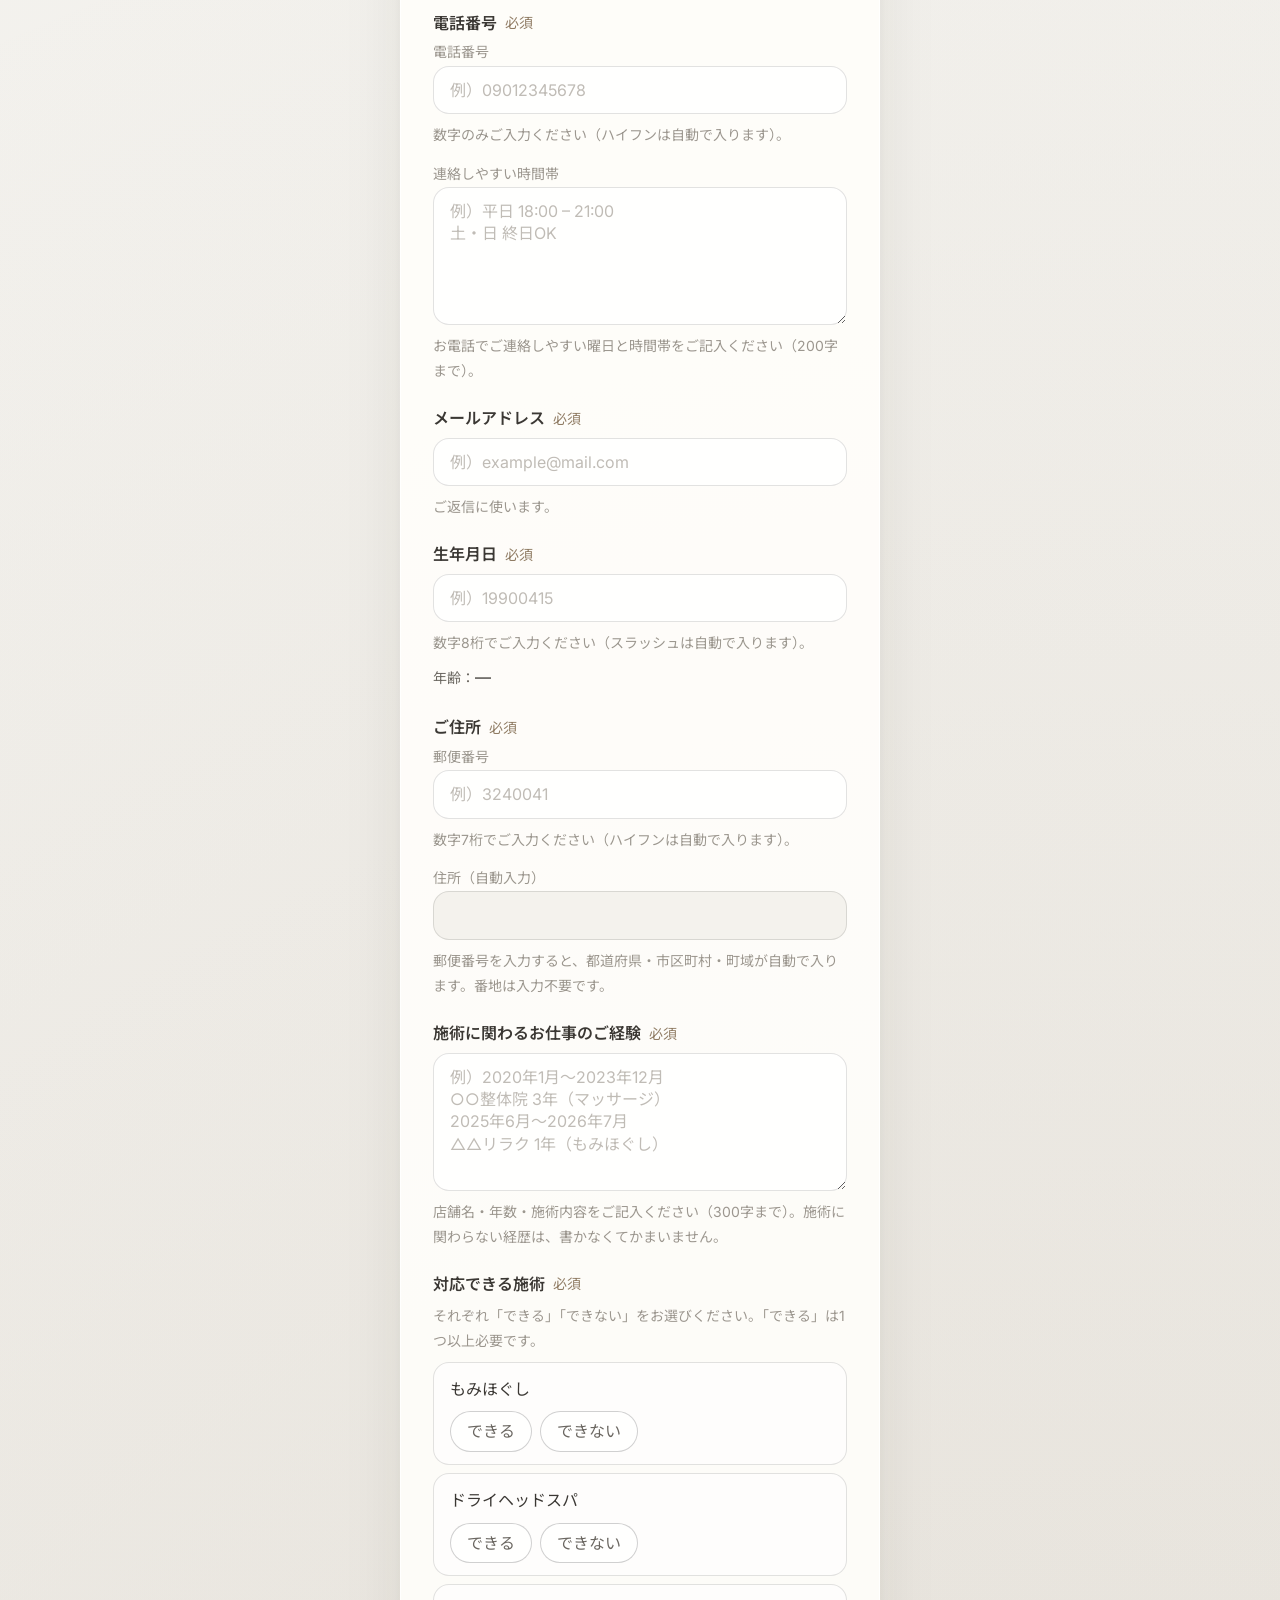
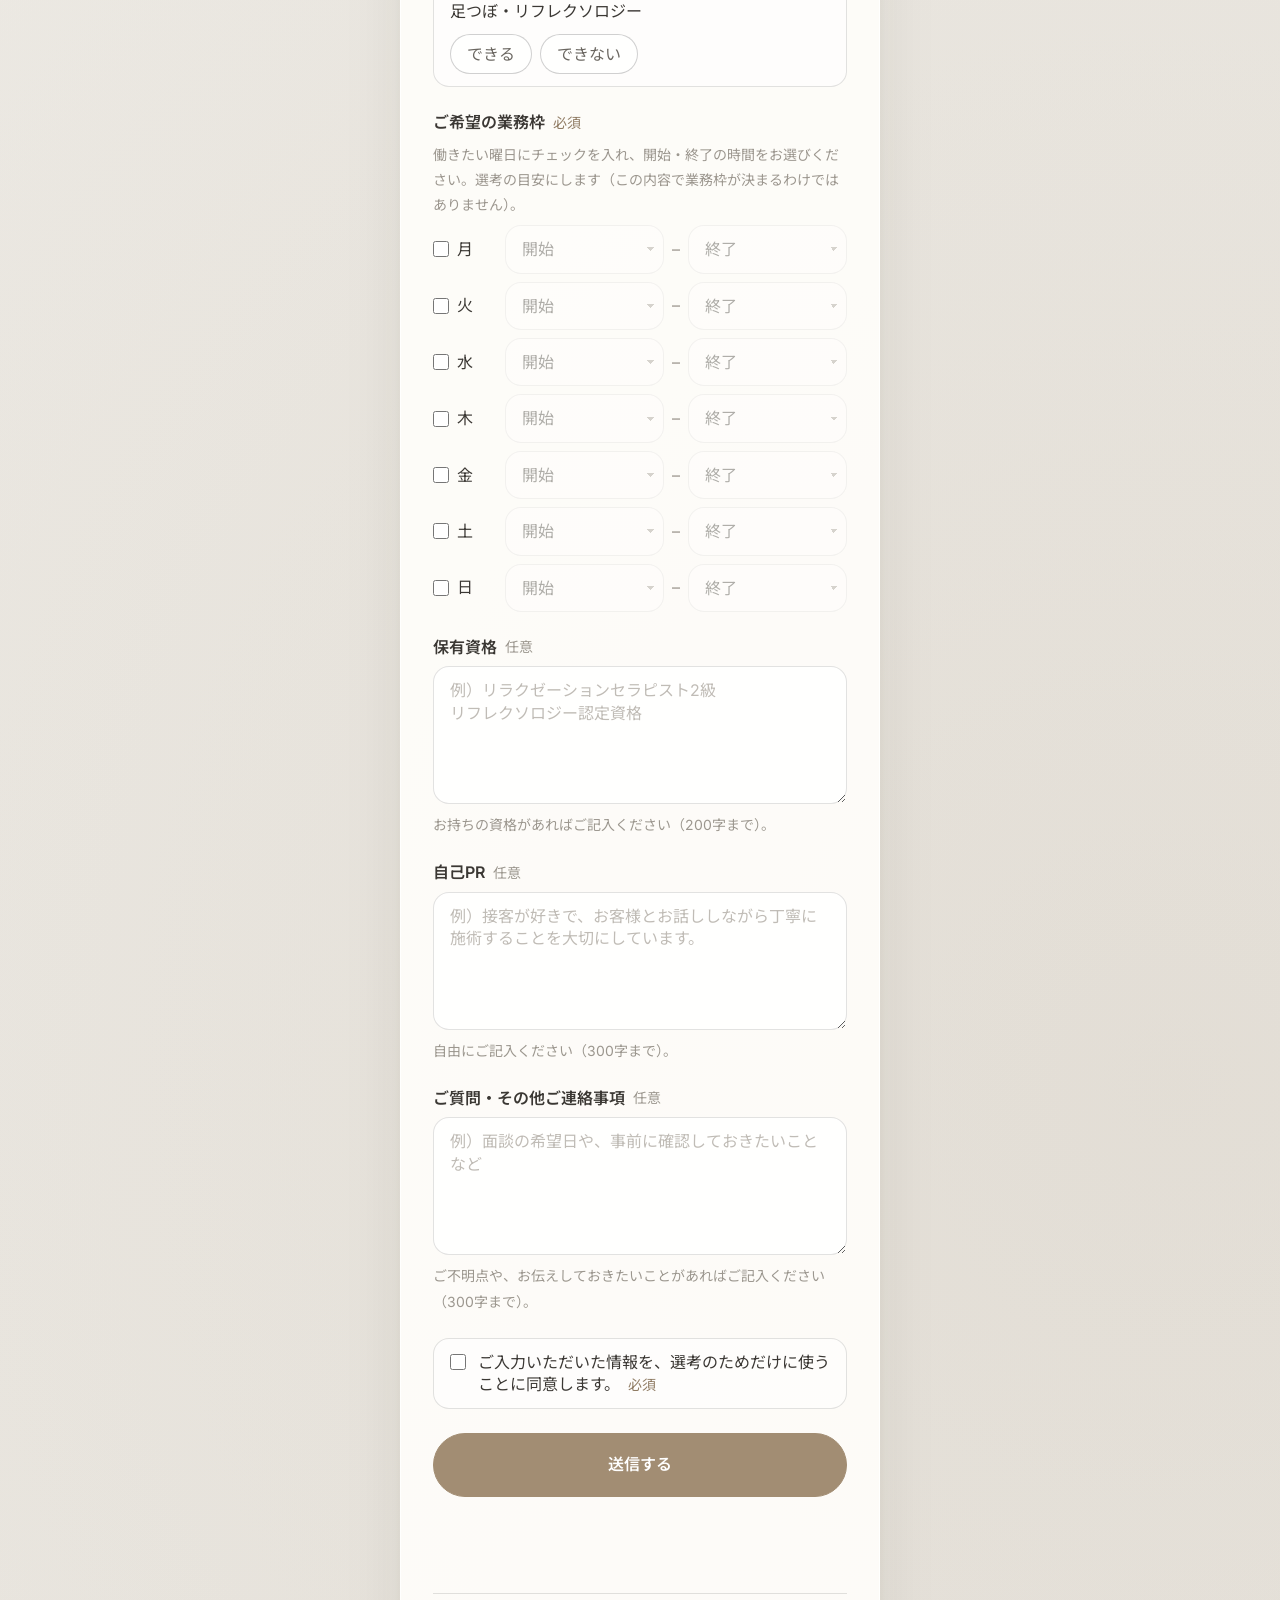
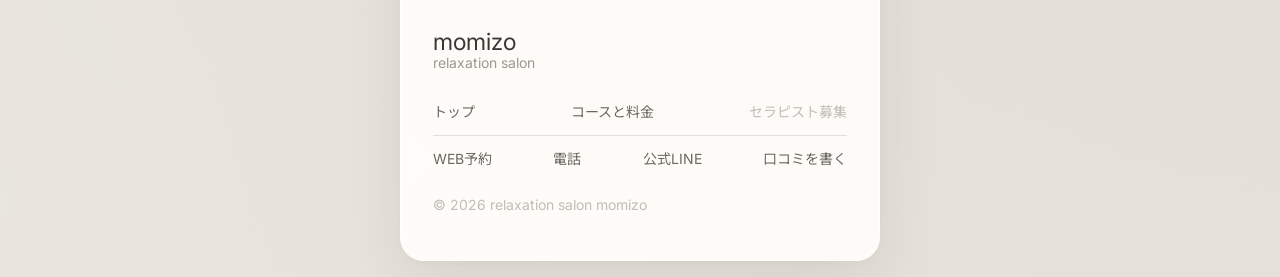
<file: recruit/index.html>
<!DOCTYPE html>
<html lang="ja">
<head>
<meta charset="UTF-8">
<meta name="viewport" content="width=device-width, initial-scale=1.0, viewport-fit=cover">
<meta name="theme-color" content="#f4f2ed">
<meta name="format-detection" content="telephone=no">
<title>リラクゼーションセラピスト募集 | 揉蔵</title>
<meta name="description" content="大田原市のリラクゼーションサロン、揉蔵（もみぞう）のセラピスト募集です。他店でのご経験をそのまま活かせます。報酬は表示価格の65%、指名料は100%（いずれも税込）。業務委託、インボイス登録不要、資格不要、年齢・性別不問、履歴書不要。">
<link rel="preconnect" href="https://fonts.googleapis.com">
<link rel="preconnect" href="https://fonts.gstatic.com" crossorigin>
<link href="https://fonts.googleapis.com/css2?family=Inter:wght@400;600&family=Noto+Sans+JP:wght@400;600&display=swap" rel="stylesheet">
<link rel="icon" href="../assets/icon/icon.svg" type="image/svg+xml">
<link rel="icon" href="../assets/icon/icon-32.png" sizes="32x32" type="image/png">
<link rel="apple-touch-icon" href="../assets/icon/apple-touch-icon.png">
<style>
/* =========================================================
   揉蔵サイト スタイル（第12版）
   - 値は「揉蔵サイト デザイン規格書」のものだけを使う
   - CSS はページごとに書く（共通の CSS ファイルは使わない）。そのかわり、
     「共通：○○」〜「共通：○○ここまで」の塊は、それを使うページどうしで一字一句同じにしておく。
     直すときは使っているページをすべて同じに直し、tools/check_common.py で確かめる

   値の層
   層1 全体の共通値 … 色・文字・小さな間隔・角丸・部品の大きさ。全ページ同じ（共通：土台の中）
   層2 ページの共通値 … 大きな間隔（64と96の2つ）。ページごとに1組（このページだけの部品の先頭）
   層3 固有値 ……… 段階の外にある値。規格書の固有値の章に記載（変更禁止）

   規則
   1. 間隔は 4・8・12・16・24・32・48・64・96。関係が近いものほど狭く、となりの役割とは1段以上の差をつける
   2. 文字は 14・16・20。本文は16（例外：ヘッダーのロゴ 約33.3、求人の「65%」72）。太さは 400 が基本。600 は小見出し・ボタンだけ
      行間は 1・1.4・1.8。字間は指定せず、書体のまま
   3. 文と見出しは日本語。英語はロゴ（momizo と relaxation salon）と著作権表示だけ
   4. 写真の枠は高さ280で固定して横にスクロール。地図は 3:2
   5. 画面幅で値が変わるのは 480px 以下の1か所だけ
   ========================================================= */

/* ===== 共通：土台 ===== */
:root {
  /* ===== 色 ===== */
  --ink-2: #3b3834; --muted: #6b6761; --soft: #9c978f; --faint: #c0bcb6;
  --accent: #a28d73; --accent-hover: #8f7b63;
  --paper: #f4f2ed; --paper-hi: #faf9f6; --paper-lo: #eeece7;
  --card: rgba(255,254,251,.9);
  --white: #fff; --white-50: rgba(255,255,255,.5); --white-80: rgba(255,255,255,.8);
  --ink-12: rgba(23,23,22,.12); --ink-20: rgba(23,23,22,.2);
  --accent-08: rgba(162,141,115,.08); --accent-16: rgba(162,141,115,.16);
  --shade-04: rgba(40,34,27,.04); --shade-08: rgba(40,34,27,.08);

  /* ===== 層1 全体の共通値 ===== */
  /* 間隔の段階 */
  --sp-1: 4px; --sp-2: 8px; --sp-3: 12px; --sp-4: 16px; --sp-6: 24px; --sp-8: 32px;
  --sp-12: 48px; --sp-16: 64px; --sp-24: 96px;

  /* 小さな間隔（役割で選ぶ） */
  --gap-tight: var(--sp-1);     /*  4 コース名→その下の施術名 */
  --gap-item: var(--sp-2);      /*  8 営業状況の点→文字、ナビ・ページの行の項目どうしの最小、特徴の札どうし */
  --gap-list: var(--sp-3);      /* 12 段落どうし、並んだボタンどうし、ボタン→注意書き */
  --gap-head: var(--sp-4);      /* 16 小見出し→中身、線で区切った行の上下、ページの行→区切り線→ナビ */
  --gap-block: var(--sp-6);     /* 24 本文→ボタン、注意書き→ボタン、セクションの説明文→中身 */
  --gap-section: var(--sp-8);   /* 32 セクション見出し→中身、写真→小見出し、本文→お知らせ、フッターの各段の間 */
  --gap-logo: var(--sp-12);     /* 48 ヘッダーのロゴ→ページの行（ロゴを独立させる） */

  /* 枠の内側（2種類） */
  --pad-part: var(--sp-3) var(--sp-4);  /* 上下12・左右16 中身が1〜2行の部品：線のボタン、入力欄、強調の文、施術の欄、同意の欄 */
  --pad-box: var(--sp-6);               /* 24 見出しや複数の中身を収める箱：お知らせ、「65%」の箱、送信完了 */

  /* 横の位置（幅480px以下で変わる） */
  --page-pad: var(--sp-4);
  --card-w: 480px;              /* 固有値 */
  --card-pad-x: var(--sp-8);
  --card-pad-y: var(--sp-12);

  /* 部品の大きさ */
  --size-control: var(--sp-16); /* 64 ボタン・線のボタンの高さ（固有値） */
  --label-col: var(--sp-16);    /* 64 フォームの曜日の欄の幅（固有値） */
  --arrow: var(--sp-8);         /* 32 矢印の丸 */

  /* 線・角丸・影 */
  --bw: 1px; --focus-w: 2px;
  --r-md: 16px; --r-xl: 24px; --r-pill: 999px;
  --shadow-card: 0 var(--sp-6) var(--sp-16) var(--shade-08), 0 2px var(--sp-3) var(--shade-04);

  /* 文字 */
  --font-sans: "Inter", "Noto Sans JP", -apple-system, BlinkMacSystemFont, "Hiragino Sans", "Yu Gothic", sans-serif;
  --fw-regular: 400; --fw-semibold: 600;
  --fs-sm: 14px;     /* 補足・注意書き、営業状況、ナビ、フッターのリンク、著作権表示、コースの施術名、表の単位 */
  --fs-md: 16px;     /* 本文、表、特徴の一覧、小見出し、ボタン */
  --fs-lg: 20px;     /* セクション見出し、コース名、料金 */
  --fs-logo: calc(var(--fs-lg) / .6);   /* ヘッダーのロゴ（momizo）：relaxation salon を見出しと同じ20pxにそろえた逆算（20÷0.6≒33.3） */
  --lh-none: 1;      /* 1行の部品 */
  --lh-ui: 1.4;      /* 見出し、ボタン */
  --lh-text: 1.8;    /* 文章 */

  /* 動き */
  --dur-press: .1s; --dur-base: .2s; --dur-enter: .8s;
  --ease-out: cubic-bezier(.16, 1, .3, 1);
  --lift: -2px; --press: .97; --enter-y: var(--sp-4);
  --dock-delay: .6s;   /* 固有値：画面下のメニューが出てくるまでの間（カードの現れ .8s に少し重ねる） */

  /* 背景 */
  --bg-page:
    radial-gradient(circle at 8% 8%, var(--white), transparent 32%),
    radial-gradient(circle at 92% 92%, var(--accent-16), transparent 32%),
    linear-gradient(145deg, var(--paper-hi) 0%, var(--paper-lo) 100%);

  color-scheme: light;
}
@media (max-width: 480px) { :root { --page-pad: var(--sp-2); --card-pad-x: var(--sp-4); --card-pad-y: var(--sp-8); } }

/* ---------- 土台 ---------- */
* { box-sizing: border-box; margin: 0; padding: 0; }
html { scroll-behavior: smooth; -webkit-text-size-adjust: 100%; background: var(--paper); }
body {
  font-family: var(--font-sans); font-weight: var(--fw-regular); font-size: var(--fs-md); line-height: var(--lh-text);
  color: var(--ink-2); background: var(--bg-page);
  -webkit-font-smoothing: antialiased; overflow-x: hidden;
  min-height: 100svh; display: grid; place-items: start center;
  padding: calc(env(safe-area-inset-top, 0px) + var(--page-pad)) var(--page-pad) calc(env(safe-area-inset-bottom, 0px) + var(--page-pad));
}
/* 文章の折り返しはブラウザにまかせる。手で改行するのは「。」のあとだけ */
h1, h2, h3 { font-weight: var(--fw-regular); line-height: var(--lh-ui); }
main p { color: var(--muted); }
a { color: inherit; }
a:focus-visible { outline: var(--focus-w) solid var(--accent); outline-offset: var(--focus-w); }
section[id], article[id] { scroll-margin-top: var(--page-group); }

/* ---------- カード ---------- */
.card {
  position: relative; width: min(100%, var(--card-w));
  min-height: calc(100svh - env(safe-area-inset-top, 0px) - env(safe-area-inset-bottom, 0px) - var(--page-pad) * 2);
  display: flex; flex-direction: column; padding: var(--card-pad-y) var(--card-pad-x); overflow: hidden;
  border: var(--bw) solid var(--white-80); border-radius: var(--r-xl); background: var(--card); box-shadow: var(--shadow-card);
  animation: enter var(--dur-enter) var(--ease-out) both;
}
@keyframes enter { from { opacity: 0; transform: translateY(var(--enter-y)) scale(.99); } to { opacity: 1; transform: none; } }

/* ---------- ヘッダー：営業状況（右上に1行）→ ロゴ → ページの行 → 区切り線 → そのページのナビ ---------- */
/* 営業状況はロゴと別の行に置くので、どの幅でもロゴとぶつからない */
.head .wrap { display: grid; grid-template-columns: minmax(0, 1fr); justify-items: start; }
.head .brand { font-size: var(--fs-logo); }
/* ページの行：ロゴとの間は48あけて、ロゴを独立させる。区切り線の上が「サイトのページ」、下が「このページの中」 */
.head-pages { margin-top: var(--gap-logo); padding-bottom: var(--gap-head); border-bottom: var(--bw) solid var(--ink-12); }

/* ロゴ：momizo（400・ink-2）の下に relaxation salon（soft）。2行の間は relaxation salon の -.35em 詰める（ロゴの中の値。大きさを変えても同じ比率）。
   1つの塊として大きさを変え、relaxation salon は momizo の0.6倍。
   フッターは relaxation salon を小さい文字と同じ14pxにそろえ、momizo はその逆算（14÷0.6≒23.3）。ヘッダーは relaxation salon を20pxにそろえ、momizo はその逆算（20÷0.6≒33.3） */
.brand { display: grid; font-size: calc(var(--fs-sm) / .6); text-decoration: none; transition: opacity var(--dur-base) var(--ease-out); }
.brand-name { line-height: var(--lh-ui); }
.brand-sub { margin-top: -.35em; font-size: .6em; line-height: var(--lh-ui); color: var(--soft); white-space: nowrap; }

/* 営業状況：ヘッダーのいちばん上、右端に1行。点＋いまの状態（ink-2）と、閉まる時刻か次に開く日時（soft）。
   →8→ ロゴ。中身はスクリプトが入れてから見せる（行の高さは先に取っておき、出たときにロゴが動かないようにする） */
.status {
  order: -1; justify-self: end; margin-bottom: var(--gap-item);
  display: flex; align-items: baseline; gap: var(--gap-item); min-height: calc(var(--fs-sm) * var(--lh-ui));
  font-size: var(--fs-sm); line-height: var(--lh-ui); white-space: nowrap; color: var(--soft); visibility: hidden;
}
.status.on { visibility: visible; }
.status b { display: flex; align-items: center; gap: var(--gap-item); font-weight: inherit; color: var(--ink-2); }
.status b::before { content: ""; width: var(--sp-2); height: var(--sp-2); border-radius: 50%; background: var(--faint); }
.status.open b::before { background: var(--accent); box-shadow: 0 0 0 var(--sp-1) var(--accent-16); }

/* ナビとリンクの行：左右の端までそろえて1行に。
   ページの行はヘッダーとフッターで同じ（トップ → コースと料金 → セラピスト募集。今いるページは faint で、リンクにしない） */
.nav, .link-row { display: flex; flex-wrap: wrap; justify-content: space-between; gap: var(--gap-item); }
.nav { margin-top: var(--gap-head); }
.nav a, .link-row a, .link-row span { padding: var(--gap-head) 0; margin: calc(var(--gap-head) * -1) 0; font-size: var(--fs-sm); line-height: var(--lh-none); text-decoration: none; white-space: nowrap; color: var(--muted); transition: color var(--dur-base) var(--ease-out); }
.link-row [aria-current] { color: var(--faint); }
@media (hover: hover) { .brand:hover { opacity: .6; } .nav a:hover, .link-row a:hover { color: var(--ink-2); } }

/* ---------- 見出し：日本語だけ。ページの題とセクション見出しは20で400、小見出しは本文と同じ14で600 ---------- */
h1, h2 { font-size: var(--fs-lg); margin-bottom: var(--gap-section); }
h3 { font-size: var(--fs-md); font-weight: var(--fw-semibold); }

/* ---------- ページの並び ---------- */
.sec { padding-top: var(--page-section); }

/* ---------- 画面下のメニュー（LINEのリッチメニューのように画面の下に出す）
   カードの中に溶け込む形：カードの幅の内側に、白の透ける面（white-50 → card）とぼかし。影と角丸は付けない。
   上の区切り線は中身の幅だけ。項目どうしは短い縦線で区切る。文字はボタンと同じ 14px・600・ink-2。
   data-until の要素（トップ・メニューはフッター、求人はフォーム）が画面に入ったら、下へ引っ込める ---------- */
.dock {
  position: fixed; left: 50%; bottom: 0; z-index: 10;
  width: min(100% - (var(--page-pad) + var(--bw)) * 2, var(--card-w) - var(--bw) * 2); translate: -50% 0;
  display: grid; grid-auto-flow: column; grid-auto-columns: 1fr;
  padding: 0 var(--card-pad-x) env(safe-area-inset-bottom, 0px);
  background: linear-gradient(var(--white-50), var(--card));
  -webkit-backdrop-filter: blur(var(--sp-3)); backdrop-filter: blur(var(--sp-3));
  transition: translate var(--dur-base) var(--ease-out), opacity var(--dur-base) var(--ease-out);
  /* 開いたとき、カードが現れ終わるころに下から出てくる（1回だけ）。backwards なので、出たあとは .hide の邪魔をしない */
  animation: dock-in var(--dur-enter) var(--ease-out) var(--dock-delay) backwards;
}
@keyframes dock-in { from { translate: -50% 100%; opacity: 0; } }
.dock::before { content: ""; position: absolute; top: 0; left: var(--card-pad-x); right: var(--card-pad-x); height: var(--bw); background: var(--ink-12); }
.dock.hide { translate: -50% 100%; opacity: 0; pointer-events: none; }
.dock a {
  position: relative; display: grid; place-content: center;
  min-height: var(--size-control); font-weight: var(--fw-semibold); line-height: var(--lh-ui); text-decoration: none; white-space: nowrap;
  transition: opacity var(--dur-base) var(--ease-out), transform var(--dur-base) var(--ease-out);
}
.dock a + a::before { content: ""; position: absolute; left: 0; top: 50%; height: var(--sp-6); margin-top: calc(var(--sp-6) / -2); width: var(--bw); background: var(--ink-12); }
.dock a:focus-visible { outline-offset: calc(var(--focus-w) * -1); border-radius: var(--r-md); }
.dock a:active { transform: scale(var(--press)); transition-duration: var(--dur-press); }
@media (hover: hover) { .dock a:hover { opacity: .6; } }

/* ---------- フッター：区切り線 → ロゴ → ページの行 → 区切り線 → 外部 → 著作権表示 ---------- */
.site-foot { margin-top: auto; padding-top: var(--page-section); }
.foot-body { padding-top: var(--gap-section); border-top: var(--bw) solid var(--ink-12); }
.foot-pages { margin-top: var(--gap-section); padding-bottom: var(--gap-head); border-bottom: var(--bw) solid var(--ink-12); }
.foot-ext { margin-top: var(--gap-head); }   /* 線の上下16。押せる範囲は線のところで接する */
.footer { margin-top: var(--gap-section); font-size: var(--fs-sm); line-height: var(--lh-none); color: var(--faint); }

@media (prefers-reduced-motion: reduce) { *, *::before, *::after { animation-duration: .01ms !important; animation-delay: 0s !important; transition-duration: .01ms !important; scroll-behavior: auto !important; } }
/* ===== 共通：土台ここまで ===== */

/* ===== 共通：ボタンと補足 ===== */
/* ボタン：カード内では幅いっぱい。フォームの送信は accent の面、ほかのページへの移動は白抜き（.ghost） */
.btn {
  display: flex; width: 100%; align-items: center; justify-content: center;
  min-height: var(--size-control); padding: 0 var(--gap-list); border: var(--bw) solid var(--accent); border-radius: var(--r-pill);
  font-size: var(--fs-md); font-weight: var(--fw-semibold); line-height: var(--lh-ui); text-decoration: none; white-space: nowrap;
  color: var(--white); background: var(--accent);
  transition: transform var(--dur-base) var(--ease-out), background-color var(--dur-base) var(--ease-out), border-color var(--dur-base) var(--ease-out);
}
.btn.ghost { color: var(--ink-2); background: transparent; border-color: var(--ink-20); }
.btn:active { transform: scale(var(--press)); transition-duration: var(--dur-press); }
@media (hover: hover) {
  .btn:hover { background: var(--accent-hover); border-color: var(--accent-hover); transform: translateY(var(--lift)); }
  .btn.ghost:hover { background: var(--paper-hi); border-color: var(--accent); }
}
/* 補足・注意書き */
.note { margin-top: var(--gap-list); font-size: var(--fs-sm); color: var(--soft); }
/* セクションの説明文（見出しの直後の1〜2文）→ 中身24 */
.sec-note { margin-bottom: var(--gap-block); }
/* ===== 共通：ボタンと補足ここまで ===== */

/* ===== 共通：項目と内容の表・地図・線のボタン ===== */
/* 項目と内容の表：項目名（soft）の下に内容。各行の下と表の上に区切り線。
   項目名を上に置くので、画面が狭くても内容の幅を取れる */
.info { display: grid; border-top: var(--bw) solid var(--ink-12); }
.info > div { display: grid; gap: var(--gap-tight); padding: var(--gap-head) 0; border-bottom: var(--bw) solid var(--ink-12); }
.info dt { color: var(--soft); }
.hours dd { font-variant-numeric: tabular-nums; }

/* 地図：3:2（固有値）。色味は少し落ち着かせる */
.mapbox { border-radius: var(--r-md); overflow: hidden; background: var(--paper); aspect-ratio: 3 / 2; }
.mapbox iframe { display: block; width: 100%; height: 100%; border: 0; filter: grayscale(.6) sepia(.2) brightness(1.04) contrast(.92); }

/* 線のボタン（外部サイトへのリンク）：左に名前、右に矢印の丸 */
.line {
  display: flex; align-items: center; justify-content: space-between; gap: var(--gap-head);
  min-height: var(--size-control); padding: var(--pad-part);
  border: var(--bw) solid var(--ink-12); border-radius: var(--r-md); background-color: var(--white-50); text-decoration: none;
  transition: transform var(--dur-base) var(--ease-out), background-color var(--dur-base) var(--ease-out), border-color var(--dur-base) var(--ease-out);
}
.action-copy { min-width: 0; line-height: var(--lh-ui); font-weight: var(--fw-semibold); }
.line-arrow { flex: 0 0 var(--arrow); width: var(--arrow); height: var(--arrow); display: grid; place-items: center; border: var(--bw) solid var(--ink-12); border-radius: 50%; background: var(--white-80); line-height: var(--lh-none); color: var(--muted); }
.line:active { transform: scale(var(--press)); transition-duration: var(--dur-press); }
@media (hover: hover) { .line:hover { background-color: var(--white); border-color: var(--ink-20); transform: translateY(var(--lift)); } }
.maplink { margin-top: var(--gap-list); }   /* 地図→地図のボタン12 */
/* ===== 共通：項目と内容の表・地図・線のボタンここまで ===== */

/* ===== このページだけ：セラピスト募集 ===== */
/* 層2 ページの共通値と、このページだけの値 */
:root {
  --page-group: var(--sp-16);     /* 64 ナビ→最初の内容 */
  --page-section: var(--sp-24);   /* 96 セクションどうし、最後の内容→フッター */
  --err: #b3261e;                 /* 入力の誤り（求人ページのフォームだけ） */
  --pad-tag: var(--sp-1) var(--sp-3);      /* 特徴の札の内側 上下4・左右12 */
  --pad-choice: var(--sp-2) var(--sp-4);   /* 「できる／できない」の内側 上下8・左右16 */
  --fs-display: 72px;             /* 固有値：「65%」の数字。ページで一番伝えたい数字なので、ここだけ大きく */
}

/* ---------- ページの題：h1 →32→ 本文 →24→ 特徴の札 →32→「65%」の箱 ---------- */
.page-title { padding-top: var(--page-group); }
/* 特徴の札：細い線（ink-12）の角丸の札。面は white-50、文字は14・muted */
.tags { list-style: none; display: flex; flex-wrap: wrap; gap: var(--gap-item); margin-top: var(--gap-block); }
.tags li { padding: var(--pad-tag); border: var(--bw) solid var(--ink-12); border-radius: var(--r-pill); background: var(--white-50); font-size: var(--fs-sm); line-height: var(--lh-ui); white-space: nowrap; color: var(--muted); }
/* 「65%」の箱：強調の文と同じ accent-08 の面。数字だけ固有値の72px */
.big { margin-top: var(--gap-section); padding: var(--pad-box); border-radius: var(--r-md); background: var(--accent-08); }
.big .l, .big .t { font-size: var(--fs-sm); color: var(--soft); }
.big .n { margin-top: var(--gap-item); font-size: var(--fs-display); line-height: var(--lh-none); font-variant-numeric: tabular-nums; color: var(--ink-2); }
.big .n small { margin-left: var(--gap-tight); font-size: var(--fs-lg); color: var(--soft); }   /* 「%」は20px・soft */
.big .extra { margin-top: var(--gap-head); color: var(--ink-2); }
.big .t { margin-top: var(--gap-tight); }

/* ---------- 報酬早見表：線で区切ったコースの一覧 ---------- */
.rate { padding: var(--gap-head) 0; border-bottom: var(--bw) solid var(--ink-12); }
.rate:first-of-type { border-top: var(--bw) solid var(--ink-12); }
/* コース名は小見出しと同じ16・600（セクション見出しより小さく）。下に施術名14・soft、間4 */
.rate .name { display: grid; gap: var(--gap-tight); margin-bottom: var(--gap-head); }
.rate .name small { font-size: var(--fs-sm); font-weight: var(--fw-regular); color: var(--soft); }
/* 「もみほぐしを含む」の括弧（60〜120分の上）。横線は文字の高さの中央、両端は下のマスへ下ろす */
.br { display: grid; grid-template-columns: repeat(4, 1fr); gap: var(--gap-item); margin-bottom: var(--gap-tight); }
.br span { grid-column: 2 / 5; display: flex; gap: var(--gap-item); padding-bottom: var(--gap-tight); font-size: var(--fs-sm); line-height: var(--lh-ui); white-space: nowrap; color: var(--muted); }
.br span::before, .br span::after { content: ""; flex: 1; margin-top: calc(var(--fs-sm) * var(--lh-ui) / 2); border-top: var(--bw) solid var(--ink-12); }
.br span::before { border-left: var(--bw) solid var(--ink-12); }
.br span::after { border-right: var(--bw) solid var(--ink-12); }
/* 時間ごとの列（span＝時間、b＝報酬額、small＝表示価格）を中央そろえで縦に積む */
.g { display: grid; grid-template-columns: repeat(4, 1fr); gap: var(--gap-item); }
.g div { text-align: center; line-height: var(--lh-ui); }
.g div > * { display: block; }
.g span, .g small { font-size: var(--fs-sm); color: var(--soft); font-variant-numeric: tabular-nums; }
.g b { font-weight: var(--fw-regular); font-variant-numeric: tabular-nums; color: var(--ink-2); }   /* 報酬額は本文と同じ14で ink-2。大きな数字は「65%」だけ */
.g-from-90 > :first-child { grid-column: 3; }   /* 90分からのコース（フルコース）は、時間の列をほかとそろえる */

/* ---------- 働き方：特徴の一覧と同じ線の一覧。1文（16・ink-2）→4→ 説明（14・muted） ---------- */
.points { list-style: none; border-top: var(--bw) solid var(--ink-12); }
.points li { display: grid; gap: var(--gap-tight); padding: var(--gap-head) 0; border-bottom: var(--bw) solid var(--ink-12); }
.points b { font-weight: var(--fw-regular); line-height: var(--lh-ui); }
.points span { font-size: var(--fs-sm); color: var(--muted); }

/* ---------- 募集要項・店舗情報 ---------- */
.info dd ul { margin-top: var(--gap-item); padding-left: var(--gap-head); }
.info dd small { display: block; margin-top: var(--gap-item); font-size: var(--fs-sm); color: var(--soft); }
.salon h3 { margin: var(--gap-section) 0 var(--gap-head); }
.info .mapbox { margin-top: var(--gap-list); }   /* アクセスの欄：一言→地図12→地図のボタン12 */
/* 強調の文：お知らせと同じ ink-2 の本文を、accent-08 の面に */
.hl { margin-top: var(--gap-list); padding: var(--pad-part); border-radius: var(--r-md); background: var(--accent-08); color: var(--ink-2); }
.info + .hl { margin-top: var(--gap-head); }

/* ---------- 応募フォーム ---------- */
.form { display: grid; gap: var(--gap-block); }
.f { display: grid; gap: var(--gap-item); min-width: 0; border: 0; }
.f > legend { margin-bottom: var(--gap-item); }   /* legend は並びの外なので、間隔を自分で持つ */
.f > label:not(.sub, .chk), .f > legend { display: flex; align-items: center; gap: var(--gap-item); font-weight: var(--fw-semibold); line-height: var(--lh-ui); }   /* 項目名は小見出しと同じ16px・600 */
.req, .opt { font-size: var(--fs-sm); font-weight: var(--fw-regular); }   /* 必須・任意は札にせず、14pxの文字だけ */
.req { color: var(--accent-hover); }
.opt { color: var(--soft); }
main .hint, main .err { font-size: var(--fs-sm); color: var(--soft); }
main .err { color: var(--err); }
main .f-err { font-size: var(--fs-sm); color: var(--err); }   /* 項目ごとの誤り：その欄のすぐ下に、14px・err */
.row2 { display: grid; grid-template-columns: 1fr 1fr; gap: var(--gap-item); }
.sub { display: grid; gap: var(--gap-tight); min-width: 0; }
.hint + .sub { margin-top: var(--gap-item); }   /* 項目の中の2つ目のまとまり：前とあわせて16あく */
.sub > span { font-size: var(--fs-sm); line-height: var(--lh-ui); color: var(--soft); }
main .age { font-size: var(--fs-sm); color: var(--muted); }
.age b { font-size: var(--fs-md); font-weight: var(--fw-regular); color: var(--ink-2); }
/* 入力欄：本文と同じ16px（16px未満だと iPhone で拡大されるので、下げない）、white-80、縁 ink-12、角丸16、内側 上下12・左右16 */
.form input[type=text], .form input[type=tel], .form input[type=email], .form select, .form textarea {
  width: 100%; padding: var(--pad-part); border: var(--bw) solid var(--ink-12); border-radius: var(--r-md); background: var(--white-80);
  color: var(--ink-2); font: inherit; font-size: var(--fs-md); line-height: var(--lh-ui);
  -webkit-appearance: none; appearance: none; transition: border-color var(--dur-base) var(--ease-out), background-color var(--dur-base) var(--ease-out);
}
/* セレクトの▼（8px・soft）。▼の左右にも、文字の左と同じ余白 */
.form select {
  --pad-x: var(--gap-head);
  background-image: linear-gradient(45deg, transparent 50%, var(--soft) 50%), linear-gradient(135deg, var(--soft) 50%, transparent 50%);
  padding-right: calc(var(--pad-x) * 2 + var(--sp-2));
  background-position: calc(100% - var(--pad-x) - var(--sp-1)) 50%, calc(100% - var(--pad-x)) 50%; background-size: var(--sp-1) var(--sp-1); background-repeat: no-repeat;
}
/* 記入欄：どれも同じ5行分の高さ（固有値）。縦にだけ伸ばせる。いちばん長い記入例（ご経験の4行）が、余白1行を残して収まる */
.form textarea { min-height: calc(var(--fs-md) * var(--lh-ui) * 5 + var(--gap-list) * 2 + var(--bw) * 2); resize: vertical; }
.form ::placeholder { color: var(--faint); opacity: 1; }
.form input:focus, .form select:focus, .form textarea:focus { border-color: var(--accent); background: var(--white); outline: none; }
.form input:focus-visible, .form select:focus-visible, .form textarea:focus-visible { outline: var(--focus-w) solid var(--accent); outline-offset: var(--focus-w); }
.form input[readonly], .form input[readonly]:focus { background: var(--paper); border-color: var(--ink-12); cursor: default; }
/* 対応できる施術：囲みの欄に、施術名と「できる／できない」の選択ボタン */
.skill { display: grid; justify-items: start; gap: var(--gap-item); padding: var(--pad-part); border: var(--bw) solid var(--ink-12); border-radius: var(--r-md); background: var(--white-50); }
.seg { display: flex; gap: var(--gap-item); }
.seg label { position: relative; display: block; cursor: pointer; }
.seg input { position: absolute; inset: 0; width: 100%; height: 100%; margin: 0; opacity: 0; cursor: pointer; }
.seg span { display: block; min-width: var(--sp-16); padding: var(--pad-choice); border: var(--bw) solid var(--ink-20); border-radius: var(--r-pill); background: var(--white-80); color: var(--muted); line-height: var(--lh-ui); text-align: center; transition: background-color var(--dur-base) var(--ease-out), color var(--dur-base) var(--ease-out), border-color var(--dur-base) var(--ease-out); }
.seg input:checked + span { border-color: var(--accent); background: var(--accent); color: var(--white); }
.seg input:focus-visible + span { outline: var(--focus-w) solid var(--accent); outline-offset: var(--focus-w); }
/* ご希望の業務枠（曜日の行はスクリプトで作る）。曜日の欄は表の項目欄と同じ64 */
.days { display: grid; gap: var(--gap-item); }
.day { display: grid; grid-template-columns: var(--label-col) minmax(0, 1fr) auto minmax(0, 1fr); align-items: center; gap: var(--gap-item); }
.day-check { display: flex; align-items: center; gap: var(--gap-item); cursor: pointer; }
.day-check input, .chk input { flex: 0 0 var(--sp-4); width: var(--sp-4); height: var(--sp-4); accent-color: var(--accent); }
.day .to { color: var(--soft); }
.form .day select { --pad-x: var(--gap-item); }   /* 曜日の行は2つ並ぶので、左右と▼の余白を8に。320px幅でも「00:00」が収まる */
.form .day select:disabled { opacity: .4; cursor: default; }
/* 同意・送信（送信は .btn） */
.chk { display: flex; align-items: flex-start; gap: var(--gap-list); padding: var(--pad-part); border: var(--bw) solid var(--ink-12); border-radius: var(--r-md); background: var(--white-50); line-height: var(--lh-ui); cursor: pointer; }
.chk input { margin-top: calc((var(--fs-md) * var(--lh-ui) - var(--sp-4)) / 2); }   /* 1行目の高さの中央 */
.chk .req { margin-left: var(--gap-item); }
.send { font-family: inherit; cursor: pointer; }
.send:disabled { opacity: .4; cursor: default; transform: none; }
main #form-msg { margin-top: 0; color: var(--err); }
#form-msg:not(:empty) { margin-top: var(--gap-list); }   /* 部品の下の補足と同じ12 */
.hp { position: absolute; left: -9999px; width: 1px; height: 1px; overflow: hidden; }   /* スパム対策の隠し欄 */
.done { padding: var(--pad-box); border: var(--bw) solid var(--ink-12); border-radius: var(--r-md); background: var(--white-50); text-align: center; }
.done h3 { margin-bottom: var(--gap-item); }
/* ===== このページだけここまで ===== */
</style>
<!--
  Googleしごと検索用の求人情報（JobPosting）。
  報酬・契約形態・住所などページ本文を変えたら、ここも同じように直す。
  validThrough（募集期限）は 2027年10月までに更新する。
-->
<script type="application/ld+json">
{
  "@context": "https://schema.org/",
  "@type": "JobPosting",
  "title": "リラクゼーションセラピスト（業務委託）",
  "description": "<p>もみほぐし、ドライヘッドスパ、足つぼ・リフレクソロジーの施術と、担当するお客様の接客をお任せします。他店でのご経験をそのまま活かせます。資格不要、年齢・性別不問、履歴書不要。</p><p>報酬は表示価格の65%、指名料は100%（いずれも税込）。店舗の経費を報酬から引くことはなく、設備・備品も店舗が用意します。支払いは月末締め、翌月10日払い。ご希望をうかがい、働く曜日・時間を毎週の「業務枠」として決めます。他のお仕事との兼業も自由です（お客様が重なるおそれのある近隣の同業店舗での兼業のみ、ご遠慮いただきます）。インボイス登録は不要です。登録の有無で、報酬は変わりません。</p>",
  "datePosted": "2026-10-14",
  "validThrough": "2027-10-14",
  "employmentType": "CONTRACTOR",
  "directApply": true,
  "url": "https://momizo2018.github.io/momizo-site/recruit/",
  "hiringOrganization": {
    "@type": "Organization",
    "name": "揉蔵",
    "sameAs": "https://momizo2018.github.io/momizo-site/"
  },
  "jobLocation": {
    "@type": "Place",
    "address": {
      "@type": "PostalAddress",
      "postalCode": "324-0041",
      "addressRegion": "栃木県",
      "addressLocality": "大田原市",
      "streetAddress": "本町1丁目2701-11 サイトー・バルコニー107",
      "addressCountry": "JP"
    }
  }
}
</script>
</head>

<body>
<div class="card">
<header class="head">
  <div class="wrap">
    <a class="brand" href="../" aria-label="momizo トップページ"><span class="brand-name" lang="en">momizo</span><span class="brand-sub" lang="en">relaxation salon</span></a>
    <p class="status" id="status"></p>
  </div>
  <nav class="link-row head-pages" aria-label="ページ">
    <a href="../">トップ</a><a href="../menu/">コースと料金</a><span aria-current="page">セラピスト募集</span>
  </nav>
  <nav class="nav" aria-label="このページの目次">
    <a href="#reward">報酬早見表</a><a href="#workstyle">働き方</a><a href="#details">募集要項</a><a href="#salon">店舗情報</a>
  </nav>
</header>

<main>
  <!-- ===== ページの題 ===== -->
  <div class="page-title">
    <h1>リラクゼーションセラピスト募集</h1>
    <p>他店でのご経験をそのまま活かせます。</p>
  </div>
  <ul class="tags"><li>業務委託</li><li>インボイス登録不要</li><li>経験者</li><li>資格不要</li><li>年齢・性別不問</li><li>履歴書不要</li></ul>
  <div class="big">
    <p class="l">表示価格の</p>
    <p class="n">65<small>%</small></p>
    <p class="extra">指名料は100%お支払いします</p>
    <p class="t">割引・決済手数料などは店舗が負担し、割引前の表示価格で計算します。</p>
  </div>

  <!-- ===== 報酬早見表（報酬額＝表示価格×65%。料金を変えたら、トップ・メニューとあわせて3か所直す） ===== -->
  <section class="sec" id="reward">
    <div class="wrap">
      <h2>報酬早見表</h2>
      <p class="sec-note">コースごとの報酬額です（税込）。小さい数字は表示価格です。</p>

      <div class="rate">
        <h3 class="name">ボディコース<small>もみほぐし</small></h3>
        <div class="g">
          <div><span>30分</span><b>¥1,300</b><small>¥2,000</small></div>
          <div><span>60分</span><b>¥2,535</b><small>¥3,900</small></div>
          <div><span>90分</span><b>¥3,770</b><small>¥5,800</small></div>
          <div><span>120分</span><b>¥5,005</b><small>¥7,700</small></div>
        </div>
      </div>
      <div class="rate">
        <h3 class="name">ヘッドコース<small>ドライヘッドスパ</small></h3>
        <div class="br"><span>もみほぐしを含む</span></div>
        <div class="g">
          <div><span>30分</span><b>¥1,820</b><small>¥2,800</small></div>
          <div><span>60分</span><b>¥2,795</b><small>¥4,300</small></div>
          <div><span>90分</span><b>¥4,030</b><small>¥6,200</small></div>
          <div><span>120分</span><b>¥5,265</b><small>¥8,100</small></div>
        </div>
      </div>
      <div class="rate">
        <h3 class="name">フットコース<small>足つぼ・リフレクソロジー</small></h3>
        <div class="br"><span>もみほぐしを含む</span></div>
        <div class="g">
          <div><span>30分</span><b>¥1,950</b><small>¥3,000</small></div>
          <div><span>60分</span><b>¥3,185</b><small>¥4,900</small></div>
          <div><span>90分</span><b>¥4,420</b><small>¥6,800</small></div>
          <div><span>120分</span><b>¥5,655</b><small>¥8,700</small></div>
        </div>
      </div>
      <div class="rate">
        <h3 class="name">フルコース<small>3つの組み合わせ</small></h3>
        <div class="g g-from-90">
          <div><span>90分</span><b>¥4,680</b><small>¥7,200</small></div>
          <div><span>120分</span><b>¥5,915</b><small>¥9,100</small></div>
        </div>
      </div>
    </div>
  </section>

  <!-- ===== 働き方 ===== -->
  <section class="sec" id="workstyle">
    <div class="wrap">
      <h2>働き方</h2>
      <ul class="points">
        <li><b>店舗の経費を報酬から引くことはありません</b><span>お店の運営にかかる費用は、すべて店舗が負担します。</span></li>
        <li><b>設備・備品は店舗が用意します</b><span>施術に必要なものは、店舗でそろえています。</span></li>
        <li><b>インボイス登録は不要です</b><span>登録の有無で、報酬は変わりません。</span></li>
        <li><b>働く曜日・時間は、ご希望に合わせて決めます</b><span>働く曜日・時間を決めて、毎週そのサイクルで働きます。そのうえで、日ごとの調整もできます。</span></li>
        <li><b>他のお仕事との兼業も自由です</b><span>お客様が重なるおそれのある近隣の同業店舗での兼業のみ、ご遠慮いただきます。</span></li>
        <li><b>自分で集客する必要はありません</b><span>お客様を集めるための宣伝は、すべて店舗が行います。</span></li>
        <li><b>事務作業はタブレットで完結します</b><span>日報などの書き物はありません。会計まで、店舗に備え付けのタブレットで済みます。</span></li>
        <li><b>2018年から続く、少人数の店舗です</b><span>長く働いているスタッフもいます。</span></li>
      </ul>
    </div>
  </section>

  <!-- ===== 募集要項 ===== -->
  <section class="sec" id="details">
    <div class="wrap">
      <h2>募集要項</h2>
      <dl class="info">
        <div><dt>職種</dt><dd>リラクゼーションセラピスト</dd></div>
        <div><dt>契約の種類</dt><dd>業務委託</dd></div>
        <div><dt>仕事内容</dt><dd>次の施術と、担当するお客様の接客、およびそれに付随する業務をお任せします。<ul><li>もみほぐし</li><li>ドライヘッドスパ</li><li>足つぼ・リフレクソロジー（オイル使用）</li></ul></dd></div>
        <div><dt>応募資格</dt><dd>次のいずれかのご経験が1年以上ある方を目安としています。<ul><li>もみほぐし</li><li>ドライヘッドスパ</li><li>足つぼ・リフレクソロジー</li><li>整体・接骨院・マッサージ店での施術</li></ul><small>資格は不要です。経験者向けの募集のため、入店後の研修はありません。年齢・性別は問いません。</small><p class="hl">ご経験が1年に満たなくても、施術に自信のある方、接客力や人柄を活かせる方のご応募もお待ちしています。</p></dd></div>
        <div><dt>報酬</dt><dd>表示価格の65%、指名料は100%（いずれも税込）</dd></div>
        <div><dt>支払い</dt><dd>月末締め、翌月10日払い（銀行振込または現金）</dd></div>
        <div><dt>働く曜日・時間</dt><dd>ご希望をうかがい、働く曜日・時間を毎週の「業務枠」として決めます（例：月・木・金の14:00 – 22:00、土・日の10:00 – 18:00）。日ごとの調整もできます。ただし、業務枠を変えたい日にすでに予約が入っている場合は、その予約を優先していただきます。</dd></div>
        <div><dt>選考</dt><dd>フォームでのご応募をもとに選考し、面談を行います。面談では、身分証の確認と簡単な実技をお願いします。契約する場合は、業務枠の打ち合わせと、契約書などのご記入に進みます。</dd></div>
      </dl>
    </div>
  </section>

  <!-- ===== 店舗情報（トップの Access と同じ形） ===== -->
  <section class="sec" id="salon">
    <div class="wrap">
      <h2>店舗情報</h2>
      <div class="salon">
        <div>
          <dl class="info">
            <div><dt>店名</dt><dd>揉蔵</dd></div>
            <div><dt>住所</dt><dd>〒324-0041<br>栃木県大田原市本町1丁目2701-11<br>サイトー・バルコニー107</dd></div>
            <div><dt>目印</dt><dd>ハローワーク大田原の近く</dd></div>
            <div><dt>アクセス</dt><dd>無料駐車場あり
              <div class="mapbox">
                <iframe title="揉蔵の地図" loading="lazy" referrerpolicy="no-referrer-when-downgrade" src="https://www.google.com/maps?q=36.8768586,140.0067194&amp;z=16&amp;output=embed"></iframe>
              </div>
              <a class="line maplink" href="https://www.google.com/maps/search/?api=1&amp;query=%E6%8F%89%E8%94%B5+%E6%A0%83%E6%9C%A8%E7%9C%8C%E5%A4%A7%E7%94%B0%E5%8E%9F%E5%B8%82%E6%9C%AC%E7%94%BA1%E4%B8%81%E7%9B%AE2701-11" target="_blank" rel="noopener"><span class="action-copy">Googleマップで開く</span><span class="line-arrow" aria-hidden="true">↗</span></a>
            </dd></div>
            <div><dt>設備</dt><dd>施術ベッドは4台で、店内は禁煙です。</dd></div>
            <div><dt>スタッフ用の設備</dt><dd>冷蔵庫、電子レンジ、トースター、電気ケトル、Wi-Fiなどを自由にお使いいただけます。</dd></div>
          </dl>
          <h3>営業時間</h3>
          <dl class="info hours">
            <div><dt>月・木</dt><dd>14:00 – 24:00</dd></div>
            <div><dt>金</dt><dd>14:00 – 22:00</dd></div>
            <div><dt>土・日</dt><dd>10:00 – 22:00</dd></div>
            <div><dt>火・水</dt><dd>定休日（祝日も曜日どおり）</dd></div>
          </dl>
          <p class="hl">営業日・営業時間は、スタッフの業務枠に合わせて曜日ごとに決めています。</p>
        </div>
      </div>
    </div>
  </section>

  <!-- ===== ご応募（name属性は Apps Script の FIELDS と対応。変えるときは両方直す） ===== -->
  <section class="sec" id="apply">
    <div class="wrap">
      <h2>ご応募</h2>
      <p class="sec-note">履歴書は不要です。下のフォームに、簡単な経歴をご記入ください。</p>

      <form class="form" id="form" novalidate>
        <fieldset class="f"><legend>お名前<span class="req">必須</span></legend>
          <div class="row2">
            <label class="sub"><span>姓</span><input type="text" id="f-sei" name="sei" autocomplete="family-name" placeholder="例）山田" required></label>
            <label class="sub"><span>名</span><input type="text" id="f-mei" name="mei" autocomplete="given-name" placeholder="例）太郎" required></label>
          </div>
        </fieldset>

        <fieldset class="f"><legend>ふりがな<span class="req">必須</span></legend>
          <div class="row2">
            <label class="sub"><span>せい</span><input type="text" id="f-sei-k" name="sei_kana" autocomplete="off" placeholder="例）やまだ" required></label>
            <label class="sub"><span>めい</span><input type="text" id="f-mei-k" name="mei_kana" autocomplete="off" placeholder="例）たろう" required></label>
          </div>
        </fieldset>

        <fieldset class="f"><legend>電話番号<span class="req">必須</span></legend>
          <label class="sub"><span>電話番号</span><input type="tel" id="f-tel" name="tel" autocomplete="tel" inputmode="numeric" placeholder="例）09012345678" required></label>
          <p class="hint">数字のみご入力ください（ハイフンは自動で入ります）。</p>
          <label class="sub"><span>連絡しやすい時間帯</span><textarea id="f-time" name="time" maxlength="200" placeholder="例）平日 18:00 – 21:00&#10;土・日 終日OK" required></textarea></label>
          <p class="hint">お電話でご連絡しやすい曜日と時間帯をご記入ください<span data-maxlen="f-time"></span>。</p>
        </fieldset>

        <div class="f">
          <label for="f-mail">メールアドレス<span class="req">必須</span></label>
          <input type="email" id="f-mail" name="mail" autocomplete="email" inputmode="email" placeholder="例）example@mail.com" required>
          <p class="hint">ご返信に使います。</p>
        </div>

        <div class="f">
          <label for="f-birth">生年月日<span class="req">必須</span></label>
          <input type="tel" id="f-birth" name="birth" autocomplete="off" inputmode="numeric" placeholder="例）19900415" required>
          <p class="hint">数字8桁でご入力ください（スラッシュは自動で入ります）。</p>
          <p class="age" aria-live="polite">年齢：<b id="age-out">―</b></p>
        </div>

        <fieldset class="f"><legend>ご住所<span class="req">必須</span></legend>
          <label class="sub"><span>郵便番号</span><input type="tel" id="f-zip" name="zip" autocomplete="postal-code" inputmode="numeric" placeholder="例）3240041" required></label>
          <p class="hint" id="zip-msg">数字7桁でご入力ください（ハイフンは自動で入ります）。</p>
          <label class="sub"><span>住所（自動入力）</span><input type="text" id="f-addr" name="addr" readonly tabindex="-1"></label>
          <p class="hint">郵便番号を入力すると、都道府県・市区町村・町域が自動で入ります。番地は入力不要です。</p>
        </fieldset>

        <div class="f">
          <label for="f-exp">施術に関わるお仕事のご経験<span class="req">必須</span></label>
          <textarea id="f-exp" name="exp" maxlength="300" placeholder="例）2020年1月～2023年12月&#10;○○整体院 3年（マッサージ）&#10;2025年6月～2026年7月&#10;△△リラク 1年（もみほぐし）" required></textarea>
          <p class="hint">店舗名・年数・施術内容をご記入ください<span data-maxlen="f-exp"></span>。施術に関わらない経歴は、書かなくてかまいません。</p>
        </div>

        <fieldset class="f"><legend>対応できる施術<span class="req">必須</span></legend>
          <p class="hint">それぞれ「できる」「できない」をお選びください。「できる」は1つ以上必要です。</p>
          <div class="skill"><span class="skill-name">もみほぐし</span><div class="seg"><label><input type="radio" name="skill_body" value="できる" required><span>できる</span></label><label><input type="radio" name="skill_body" value="できない"><span>できない</span></label></div></div>
          <div class="skill"><span class="skill-name">ドライヘッドスパ</span><div class="seg"><label><input type="radio" name="skill_head" value="できる" required><span>できる</span></label><label><input type="radio" name="skill_head" value="できない"><span>できない</span></label></div></div>
          <div class="skill"><span class="skill-name">足つぼ・リフレクソロジー</span><div class="seg"><label><input type="radio" name="skill_foot" value="できる" required><span>できる</span></label><label><input type="radio" name="skill_foot" value="できない"><span>できない</span></label></div></div>
        </fieldset>

        <fieldset class="f" id="f-sched"><legend>ご希望の業務枠<span class="req">必須</span></legend>
          <p class="hint">働きたい曜日にチェックを入れ、開始・終了の時間をお選びください。選考の目安にします（この内容で業務枠が決まるわけではありません）。</p>
          <div class="days" id="days"></div><!-- 月〜日の行はJSで作る -->
        </fieldset>

        <div class="f">
          <label for="f-qual">保有資格<span class="opt">任意</span></label>
          <textarea id="f-qual" name="qual" maxlength="200" placeholder="例）リラクゼーションセラピスト2級&#10;リフレクソロジー認定資格"></textarea>
          <p class="hint">お持ちの資格があればご記入ください<span data-maxlen="f-qual"></span>。</p>
        </div>

        <div class="f">
          <label for="f-pr">自己PR<span class="opt">任意</span></label>
          <textarea id="f-pr" name="pr" maxlength="300" placeholder="例）接客が好きで、お客様とお話ししながら丁寧に施術することを大切にしています。"></textarea>
          <p class="hint">自由にご記入ください<span data-maxlen="f-pr"></span>。</p>
        </div>

        <div class="f">
          <label for="f-note">ご質問・その他ご連絡事項<span class="opt">任意</span></label>
          <textarea id="f-note" name="note" maxlength="300" placeholder="例）面談の希望日や、事前に確認しておきたいことなど"></textarea>
          <p class="hint">ご不明点や、お伝えしておきたいことがあればご記入ください<span data-maxlen="f-note"></span>。</p>
        </div>

        <div class="hp" aria-hidden="true"><label>Website<input type="text" name="website" tabindex="-1" autocomplete="off"></label></div>

        <div class="f"><label class="chk"><input type="checkbox" id="f-agree" required><span>ご入力いただいた情報を、選考のためだけに使うことに同意します。<span class="req">必須</span></span></label></div>

        <div>
          <button type="submit" class="btn send">送信する</button>
          <p class="note" id="form-msg" role="alert"></p>
        </div>
      </form>

    </div>
  </section>
</main>

<footer class="site-foot">
  <div class="foot-body">
    <a class="brand" href="../" aria-label="momizo トップページ"><span class="brand-name" lang="en">momizo</span><span class="brand-sub" lang="en">relaxation salon</span></a>
    <nav class="link-row foot-pages" aria-label="ページ">
      <a href="../">トップ</a><a href="../menu/">コースと料金</a><span aria-current="page">セラピスト募集</span>
    </nav>
    <nav class="link-row foot-ext" aria-label="予約と連絡">
      <a href="https://app.squareup.com/appointments/book/tli4clkb20flxc/LZPVZXQ5CZ1A5/start">WEB予約</a><a href="tel:0287339178">電話</a><a href="https://page.line.me/cvj7583f" target="_blank" rel="noopener">公式LINE</a><a href="https://g.page/r/CUU9HvUGSyP-EAE/review" target="_blank" rel="noopener">口コミを書く</a>
    </nav>
    <p class="footer" lang="en">&copy; 2026 relaxation salon momizo</p>
  </div>
</footer>
</div>

<nav class="dock" id="dock" data-until="#form" aria-label="応募">
  <a href="#apply">応募フォームへ</a>
</nav>

<script>
/* ===== 共通：営業状況と画面下のメニュー ===== */
/* 日本時間の「いま」 */
const jstNow = () => new Date(new Date().toLocaleString("en-US", { timeZone: "Asia/Tokyo" }));

/* 営業状況（ヘッダー右）。点＋いまの状態と、閉まる時刻か次に開く日時を1行に。
   営業時間（H）は、トップの営業時間の表・構造化データ、求人ページの店舗情報と同じ。変えるときは全部直す
   （H は3ページとも、この塊の中にある。tools/check_common.py で3ページが同じか確かめられる） */
(() => {
  const H = { 0: [10, 22], 1: [14, 24], 2: null, 3: null, 4: [14, 24], 5: [14, 22], 6: [10, 22] };   // 日〜土。null は定休日
  const DAY = ["日", "月", "火", "水", "木", "金", "土"];
  const el = document.getElementById("status");
  if (!el) return;
  try {
    const jp = jstNow();
    const d = jp.getDay();
    const now = jp.getHours() + jp.getMinutes() / 60;
    const t = (n) => String(n).padStart(2, "0") + ":00";
    const h = H[d];
    let state, detail;
    if (h && now >= h[0] && now < h[1]) {
      state = "現在営業中"; detail = t(h[1]) + "まで"; el.classList.add("open");
    } else if (h && now < h[0]) {
      state = "開店前"; detail = "本日 " + t(h[0]) + "から";
    } else {
      let n = 1; while (!H[(d + n) % 7]) n++;
      const next = (d + n) % 7;
      state = h ? "営業終了" : "定休日";
      detail = (n === 1 ? "明日" : DAY[next] + "曜") + " " + t(H[next][0]) + "から";
    }
    const b = document.createElement("b"); b.textContent = state;
    const s = document.createElement("span"); s.textContent = detail;
    el.replaceChildren(b, s);
    el.classList.add("on");
  } catch (e) { /* 取れなければ出さない */ }
})();

/* 画面下のメニュー：data-until の要素（フッターやフォーム）が画面に入ったら、下へ引っ込める */
(() => {
  const dock = document.getElementById("dock");
  const until = dock && document.querySelector(dock.dataset.until);
  if (!until) return;
  let ticking = false;
  const update = () => {
    ticking = false;
    const hide = until.getBoundingClientRect().top < innerHeight;
    dock.classList.toggle("hide", hide);
    dock.inert = hide;
  };
  const onScroll = () => { if (!ticking) { ticking = true; requestAnimationFrame(update); } };
  addEventListener("scroll", onScroll, { passive: true });
  addEventListener("resize", onScroll);
  update();
})();
/* ===== 共通：営業状況と画面下のメニューここまで ===== */
</script>
<script>
/* =========================================================
   応募フォーム
   ========================================================= */
(() => {
  "use strict";

  /* ---------- 設定 ---------- */
  // 応募データの送信先（Google Apps Script のウェブアプリURL）
  const ENDPOINT = "https://script.google.com/macros/s/AKfycbymfb-1zaPmaks9vQk_cmBJg2P-YCuKZFA8bLx5pZIbiTHPu_sgtex6ePEetcoQa9Bh/exec";
  // 郵便番号から住所を調べるAPI（zipcloud）
  const ZIP_API = "https://zipcloud.ibsnet.co.jp/api/search?zipcode=";
  // 「空白だけ」を未入力として扱う必須欄
  const TRIM_REQUIRED = ["sei", "mei", "sei_kana", "mei_kana", "time", "exp"];
  const DAYS = ["月", "火", "水", "木", "金", "土", "日"];
  const BLANK = "（未記入）";

  const $ = (id) => document.getElementById(id);
  const form = $("form");
  const msg = $("form-msg");
  const field = (name) => form.elements[name];

  /* ---------- 共通 ---------- */
  // 全角数字を半角にして、数字以外を取り除く（max があればその桁数まで）
  function digits(s, max) {
    s = s.replace(/[０-９]/g, (c) => String.fromCharCode(c.charCodeAt(0) - 0xFEE0)).replace(/\D/g, "");
    return max ? s.slice(0, max) : s;
  }

  // 数字だけの欄の共通動作：入力中は数字のみ、フォーカス中は数字のみ、離れたら整形して表示
  function bindNumericField(el, max, format, onChange) {
    el.addEventListener("input", () => { el.value = digits(el.value, max); onChange(); });
    el.addEventListener("focus", () => { el.value = digits(el.value, max); });
    el.addEventListener("blur", () => { el.value = format(digits(el.value, max)); onChange(); });
  }

  /* ---------- 記入欄の文字数の上限を、注意書きに表示（上限は maxlength の1か所で管理） ---------- */
  document.querySelectorAll("[data-maxlen]").forEach((el) => {
    el.textContent = "（" + $(el.dataset.maxlen).maxLength + "字まで）";
  });

  /* ---------- 電話番号 ---------- */
  // 市外局番が3桁の地域
  const AREA3 = new Set(("011 017 018 019 022 023 024 025 026 027 028 029 042 043 044 045 046 047 048 049 " +
    "052 053 054 055 058 059 072 075 076 077 078 079 082 083 084 086 087 088 089 092 093 095 096 097 098 099").split(" "));
  // 上の3桁のうち、4桁目がこの数字なら別の4桁の市外局番（例：028-xxx は宇都宮、0287-xx は大田原）
  const AREA3X = { "022": "0345689", "024": "01234678", "025": "0456789", "027": "046789",
                   "028": "2345789", "029": "1345679", "019": "1234578", "023": "34578" };
  // 市外局番が5桁の地域
  const AREA5 = new Set(("01267 01372 01374 01457 01466 01547 01558 01564 01586 01587 01632 01634 01648 01654 01656 01658 " +
    "04992 04994 04996 04998 05769 05979 07468 08387 08396 08477 08512 08514 09496 09802 09912 09913").split(" "));

  // 区切り方（各ブロックの桁数）を決める
  function telGroups(d) {
    if (d.length === 11) return /^0800/.test(d) ? [4, 3, 4] : [3, 4, 4];   // 0800-123-4567 ／ 090-1234-5678
    if (d.length !== 10) return null;
    if (/^0(120|570)/.test(d)) return [4, 3, 3];                           // 0120-123-456
    if (/^0[36]/.test(d)) return [2, 4, 4];                                // 03・06
    if (AREA5.has(d.slice(0, 5))) return [5, 1, 4];
    const a3 = d.slice(0, 3);
    if (AREA3.has(a3) && (AREA3X[a3] || "").indexOf(d.charAt(3)) < 0) return [3, 3, 4];
    return [4, 2, 4];                                                      // 0287-23-1234 など
  }
  function fmtTel(d) {
    const g = telGroups(d);
    if (!g) return d;
    return d.slice(0, g[0]) + "-" + d.slice(g[0], g[0] + g[1]) + "-" + d.slice(g[0] + g[1]);
  }

  const tel = $("f-tel");
  function checkTel() {
    tel.setCustomValidity(/^0\d{9,10}$/.test(digits(tel.value)) ? "" : "電話番号を正しくご入力ください。");
  }
  bindNumericField(tel, 11, fmtTel, checkTel);

  /* ---------- 生年月日 → 年齢 ---------- */
  const birth = $("f-birth");
  const ageOut = $("age-out");

  // "19900415" → {y, mo, d}。存在しない日付や未来の日付は null
  function parseBirth(d) {
    const m = /^(\d{4})(\d{2})(\d{2})$/.exec(d);
    if (!m) return null;
    const y = +m[1], mo = +m[2], dd = +m[3], t = new Date(y, mo - 1, dd);
    if (t.getFullYear() !== y || t.getMonth() !== mo - 1 || t.getDate() !== dd || t > new Date()) return null;
    return { y, mo, d: dd };
  }
  function calcAge(d) {
    const b = parseBirth(d);
    if (!b) return null;
    const t = new Date();
    let age = t.getFullYear() - b.y;
    if (t.getMonth() + 1 < b.mo || (t.getMonth() + 1 === b.mo && t.getDate() < b.d)) age--;
    return age;
  }
  // 満15歳に達した日（誕生日の前日）以後の最初の3月31日が終わるまでは、
  // 労働基準法により働けない（中学校卒業前）
  function beforeGraduation(d) {
    const b = parseBirth(d);
    if (!b) return false;
    const r = new Date(b.y + 15, b.mo - 1, b.d);
    r.setDate(r.getDate() - 1);
    let y = r.getFullYear();
    if (r > new Date(y, 2, 31)) y++;
    const t = new Date();
    return new Date(t.getFullYear(), t.getMonth(), t.getDate()) < new Date(y, 3, 1);
  }
  function updateAge() {
    const d = digits(birth.value), a = calcAge(d);
    if (a === null || a > 99) {
      ageOut.textContent = "―";
      birth.setCustomValidity(d.length === 0 ? "" : "生年月日を正しくご入力ください。");
      return;
    }
    ageOut.textContent = a + "歳";
    birth.setCustomValidity(beforeGraduation(d) ? "法律上、中学校卒業前の方はご応募いただけません。" : "");
  }
  const fmtBirth = (d) => d.length === 8 ? d.slice(0, 4) + "/" + d.slice(4, 6) + "/" + d.slice(6) : d;
  bindNumericField(birth, 8, fmtBirth, updateAge);

  /* ---------- 郵便番号 → 住所（住所欄は編集不可） ---------- */
  const zip = $("f-zip");
  const addr = $("f-addr");
  const zipMsg = $("zip-msg");
  const ZIP_HINT = zipMsg.textContent;
  let found = "";    // 住所を取得済みの郵便番号
  let pending = "";  // 検索中の郵便番号

  function setZipMsg(text, isErr) { zipMsg.textContent = text; zipMsg.className = isErr ? "err" : "hint"; }
  function checkZip() { zip.setCustomValidity(digits(zip.value).length === 7 ? "" : "郵便番号を数字7桁でご入力ください。"); }
  function resetAddr() { addr.value = ""; found = ""; }

  // fetch が使えない環境向けの予備（JSONP）
  function jsonp(z) {
    return new Promise((ok, ng) => {
      const cb = "zc" + Date.now(), sc = document.createElement("script");
      let done = false;
      const end = () => { done = true; delete window[cb]; sc.remove(); };
      window[cb] = (j) => { if (!done) { end(); ok(j); } };
      sc.onerror = () => { if (!done) { end(); ng(new Error("jsonp")); } };
      setTimeout(() => { if (!done) { end(); ng(new Error("timeout")); } }, 8000);
      sc.src = ZIP_API + z + "&callback=" + cb;
      document.head.appendChild(sc);
    });
  }
  const fetchZip = (z) => fetch(ZIP_API + z).then((r) => r.json()).catch(() => jsonp(z));

  function lookup(z) {
    if (found === z || pending === z) return;
    pending = z;
    setZipMsg("住所を検索しています…", false);
    fetchZip(z)
      .then((j) => {
        if (digits(zip.value) !== z) return; // 検索中に入力が変わっていたら破棄
        pending = "";
        const r = j && j.results && j.results[0];
        if (r) {
          addr.value = r.address1 + r.address2 + r.address3;
          found = z;
          setZipMsg(ZIP_HINT, false);
        } else {
          resetAddr();
          setZipMsg("該当する住所が見つかりませんでした。郵便番号をご確認ください（そのまま送信もできます）。", true);
        }
      })
      .catch(() => {
        if (digits(zip.value) !== z) return;
        pending = "";
        resetAddr();
        setZipMsg("住所を自動で取得できませんでしたが、郵便番号だけでそのまま送信できます。", false);
      });
  }
  function onZipChange() {
    const d = digits(zip.value);
    checkZip();
    if (d.length === 7) lookup(d);
    else { pending = ""; resetAddr(); setZipMsg(ZIP_HINT, false); }
  }
  const fmtZip = (d) => d.length === 7 ? d.slice(0, 3) + "-" + d.slice(3) : d;
  bindNumericField(zip, 7, fmtZip, onZipChange);
  checkZip();

  /* ---------- ご希望の業務枠（目安）。00:00〜24:00、1時間刻み ---------- */
  const hh = (h) => String(+h).padStart(2, "0") + ":00";

  function fillTimes(sel, from, to, label) {
    sel.add(new Option(label, ""));
    for (let h = from; h <= to; h++) sel.add(new Option(hh(h), String(h)));
  }
  const dayRows = DAYS.map((day) => {
    const row = document.createElement("div");
    row.className = "day";
    row.innerHTML =
      `<label class="day-check"><input type="checkbox" value="${day}"><span>${day}</span></label>` +
      `<select aria-label="${day}の開始時間"></select><span class="to" aria-hidden="true">–</span>` +
      `<select aria-label="${day}の終了時間"></select>`;
    $("days").appendChild(row);

    const cb = row.querySelector("input");
    const [from, to] = row.querySelectorAll("select");
    fillTimes(from, 0, 23, "開始");
    fillTimes(to, 1, 24, "終了");
    // チェックのない曜日は時間を選べないようにして、選択も消す
    const sync = () => [from, to].forEach((s) => { s.disabled = !cb.checked; if (!cb.checked) s.value = ""; });
    cb.addEventListener("change", sync);
    sync();
    return { day, cb, from, to };
  });

  // 問題があれば {msg, el}、なければ {text}（送信用の文字列）を返す
  function checkSchedule() {
    const on = dayRows.filter((x) => x.cb.checked);
    if (!on.length) return { msg: "ご希望の曜日を1つ以上お選びください。", el: dayRows[0].cb };
    for (const x of on) {
      if (!x.from.value || !x.to.value) return { msg: "チェックした曜日の開始・終了時間をお選びください。", el: x.from.value ? x.to : x.from };
      if (+x.from.value === +x.to.value) return { msg: "開始と終了は、違う時間をお選びください。", el: x.to };
    }
    // 終了が開始より前なら、24時をまたいだ翌日の時間として扱う
    const text = on.map((x) => x.day + " " + hh(x.from.value) + "〜" + (+x.to.value < +x.from.value ? "翌" : "") + hh(x.to.value));
    return { text: text.join("\n") };
  }

  /* ---------- 送信前のチェック ----------
     ・誤りはすべて集め、フォームの上から順に、それぞれの欄のすぐ下に出す（何が違うのかを、その場で示す）
     ・送信ボタンの下には、件数だけをまとめて出す
     ・いちばん上の誤りの欄へ移動する。スマホ（指で操作）では欄にフォーカスしない。
       入力欄は14pxのため、フォーカスするとキーボードと拡大が同時に起き、画面が大きく跳ぶので
     ・一度送信したあとは、直したそばから誤りの文を消す */
  const motion = () => matchMedia("(prefers-reduced-motion: reduce)").matches ? "auto" : "smooth";
  const finePointer = matchMedia("(pointer: fine)");

  // 誤りの文を出す場所：「電話番号」「郵便番号」などの小さなまとまりはその下、ほかは項目の最後
  const slotOf = (el) => (!el.closest(".row2") && el.closest("label.sub")) || el.closest(".f");
  // 項目名：小さなまとまりの名前か、項目名（「必須」「任意」は除く）
  const nameOf = (el) => {
    const sub = !el.closest(".row2") && el.closest("label.sub");
    if (sub) return sub.querySelector("span").textContent;
    const head = el.closest(".f").querySelector(":scope > legend, :scope > label");
    return head ? head.firstChild.textContent.trim() : "";
  };
  function messageOf(el) {
    if (el.type === "radio") return "それぞれ「できる」「できない」をお選びください。";
    if (el.type === "checkbox") return "同意のチェックが必要です。";
    if (!el.value.trim()) return nameOf(el) + "をご入力ください。";
    if ([tel, birth, zip].includes(el)) return el.validationMessage;
    if (el.validity.typeMismatch) return nameOf(el) + "を正しくご入力ください。";
    return nameOf(el) + "をご確認ください。";
  }

  // いまの誤りを、フォームの上から順に [{slot, el, text}] で返す（1か所につき1つ）
  function collectErrors() {
    checkTel();
    updateAge();
    TRIM_REQUIRED.forEach((n) => {
      const el = field(n);
      el.setCustomValidity(el.value.trim() ? "" : "ご入力ください");
    });
    const found = new Map();
    const add = (el, text) => { const slot = slotOf(el); if (!found.has(slot)) found.set(slot, { slot, el, text }); };
    form.querySelectorAll("input, textarea, select").forEach((el) => {
      if (el.willValidate && !el.validity.valid) add(el, messageOf(el));
    });
    if (!form.querySelector('input[name^="skill_"][value="できる"]:checked')) {
      add(field("skill_body")[0], "「できる」を1つ以上お選びください。");
    }
    const sch = checkSchedule();
    if (sch.msg) add(sch.el, sch.msg);
    const list = [...found.values()].sort((x, y) =>
      x.slot.compareDocumentPosition(y.slot) & Node.DOCUMENT_POSITION_FOLLOWING ? -1 : 1);
    return { list, sch };
  }

  // 誤りの文を出し直す。onlyShown のときは、いま出ている欄だけを更新する（入力中に新しい誤りを出さない）
  let shownSlots = new Set();
  function showErrors(list, onlyShown) {
    if (onlyShown) list = list.filter((x) => shownSlots.has(x.slot));
    form.querySelectorAll(".f-err").forEach((p) => p.remove());
    form.querySelectorAll("[aria-invalid]").forEach((el) => { el.removeAttribute("aria-invalid"); el.removeAttribute("aria-describedby"); });
    list.forEach((x, i) => {
      const p = document.createElement("p");
      p.className = "f-err";
      p.id = "f-err-" + i;
      p.textContent = x.text;
      if (x.slot.matches(".f")) x.slot.append(p); else x.slot.after(p);
      x.el.setAttribute("aria-invalid", "true");
      x.el.setAttribute("aria-describedby", p.id);
    });
    shownSlots = new Set(list.map((x) => x.slot));
    msg.textContent = !list.length ? "" : list.length === 1 ? "入力内容に確認が必要な項目があります。"
      : "入力内容に確認が必要な項目が" + list.length + "か所あります。";
  }

  // 送信時：問題があれば誤りを出していちばん上の欄へ移動し、null を返す
  function validate() {
    const { list, sch } = collectErrors();
    showErrors(list, false);
    if (!list.length) return sch;
    const first = list[0];
    first.slot.scrollIntoView({ block: "center", behavior: motion() });
    if (finePointer.matches) first.el.focus({ preventScroll: true });
    return null;
  }

  // 一度誤りを出したあとは、直したそばから消す
  const recheck = () => { if (shownSlots.size) showErrors(collectErrors().list, true); };
  form.addEventListener("input", recheck);
  form.addEventListener("change", recheck);

  /* ---------- 送信データ（キー名は Apps Script の FIELDS と対応） ---------- */
  function buildData(sch) {
    const text = (n) => field(n).value.trim() || BLANK;
    const choice = (n) => field(n).value || BLANK;
    const pair = (a, b) => field(a).value.trim() + " " + field(b).value.trim();
    const bd = digits(birth.value);
    return {
      website: field("website").value, // スパム対策の隠し欄
      name: pair("sei", "mei"),
      kana: pair("sei_kana", "mei_kana"),
      tel: tel.value,
      mail: text("mail"),
      birth: bd.replace(/^(\d{4})(\d{2})(\d{2})$/, "$1年$2月$3日"),
      age: calcAge(bd) + "歳",
      zip: zip.value,
      addr: addr.value || "（住所は自動取得できませんでした）",
      exp: text("exp"),
      skill_body: choice("skill_body"),
      skill_head: choice("skill_head"),
      skill_foot: choice("skill_foot"),
      schedule: sch.text,
      qual: text("qual"),
      time: text("time"),
      pr: text("pr"),
      note: text("note"),
    };
  }

  /* ---------- 送信 ---------- */
  const DONE_HTML =
    '<div class="done" role="status"><h3>ご応募ありがとうございました</h3>' +
    '<p>内容を確認のうえ、ご入力いただいたメールアドレスまたはお電話でご連絡します。<br>' +
    '3日以上経っても連絡がない場合は、お手数ですがお電話（<a href="tel:0287339178">0287-33-9178</a>）でご連絡ください。</p></div>';

  form.addEventListener("submit", (e) => {
    e.preventDefault();
    msg.textContent = "";
    const sch = validate();
    if (!sch) return;
    const data = buildData(sch);
    if (!ENDPOINT) { msg.textContent = "送信先が未設定です。管理者にご連絡ください。"; return; }

    const btn = form.querySelector(".send");
    const label = btn.textContent;
    btn.disabled = true;
    btn.textContent = "送信中…";
    // no-cors のため返事の中身は読めない。通信できれば完了扱い
    fetch(ENDPOINT, {
      method: "POST",
      mode: "no-cors",
      headers: { "Content-Type": "application/x-www-form-urlencoded;charset=UTF-8" },
      body: new URLSearchParams(data).toString(),
    }).then(() => {
      form.innerHTML = DONE_HTML;
      form.scrollIntoView({ behavior: "smooth", block: "center" });
    }).catch(() => {
      btn.disabled = false;
      btn.textContent = label;
      msg.textContent = "送信できませんでした。通信状況をご確認のうえ、もう一度お試しください。";
    });
  });
})();
</script>
</body>
</html>
</file>
